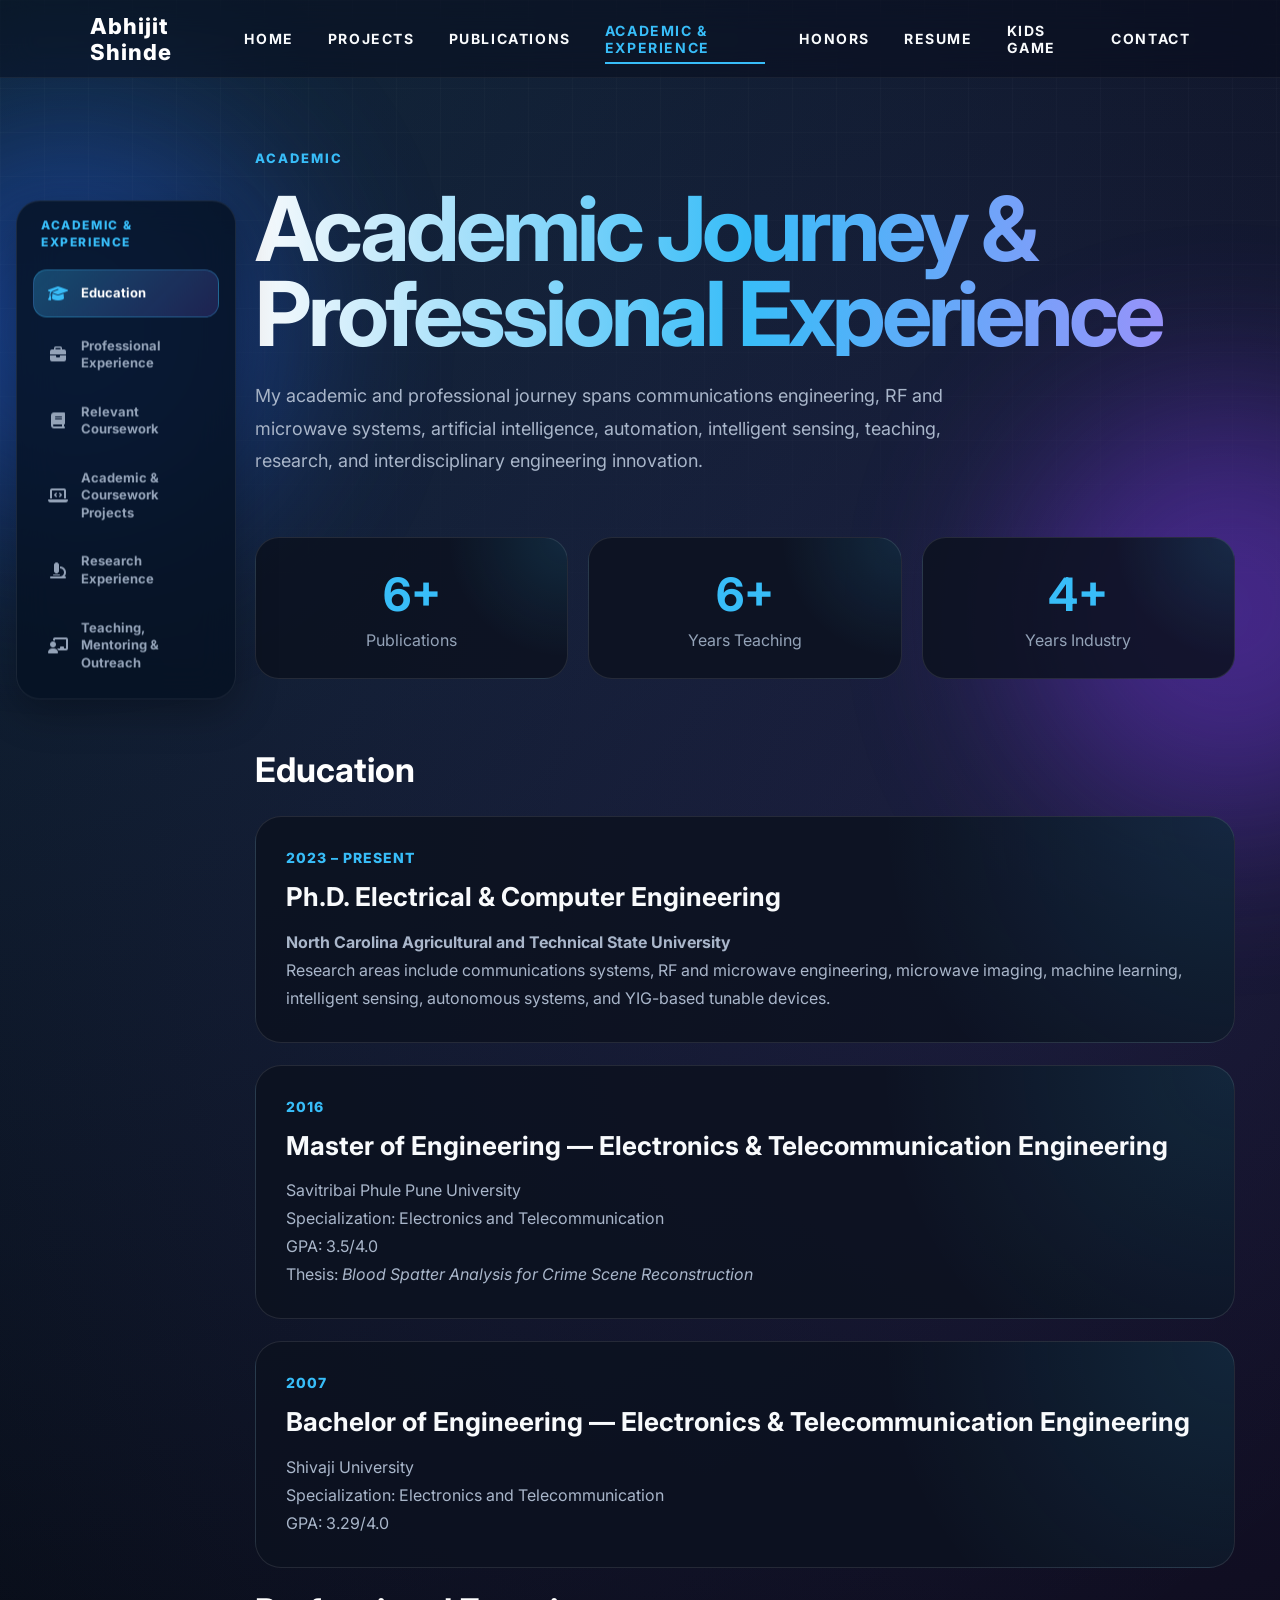
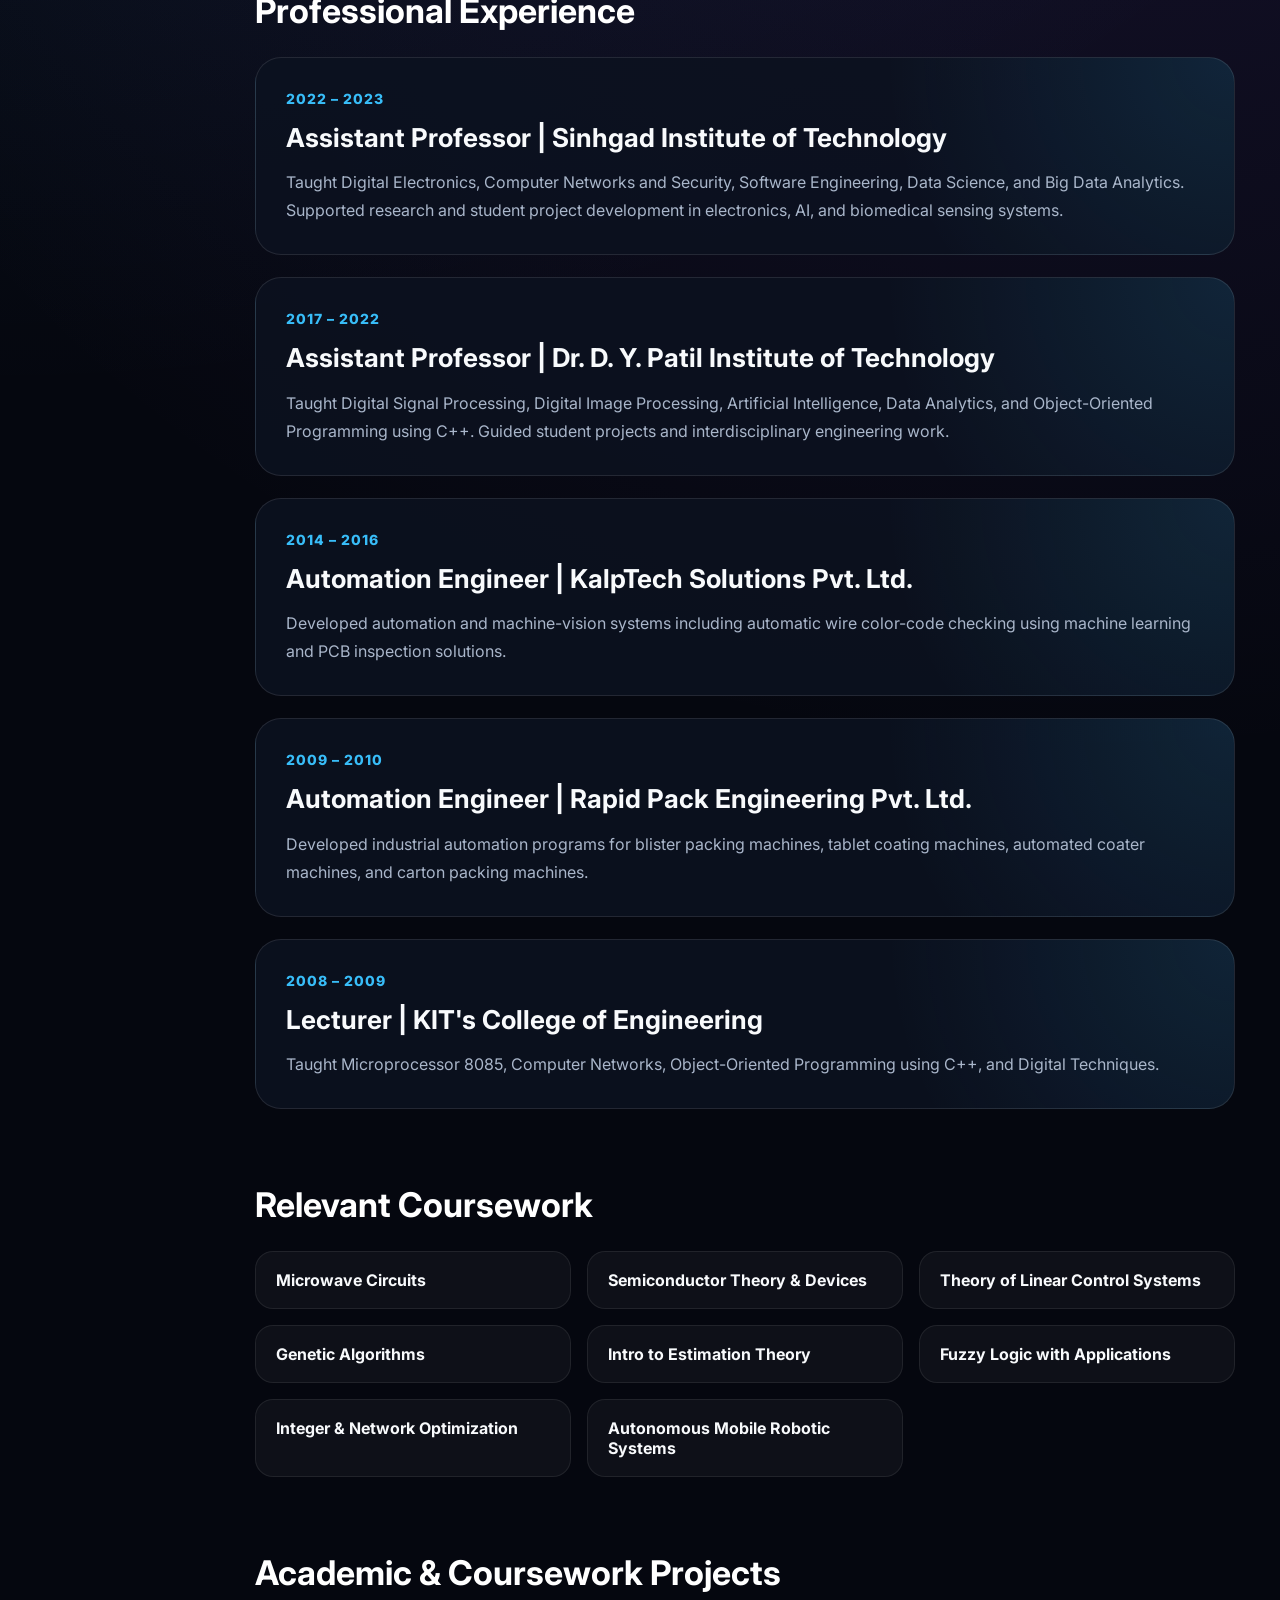
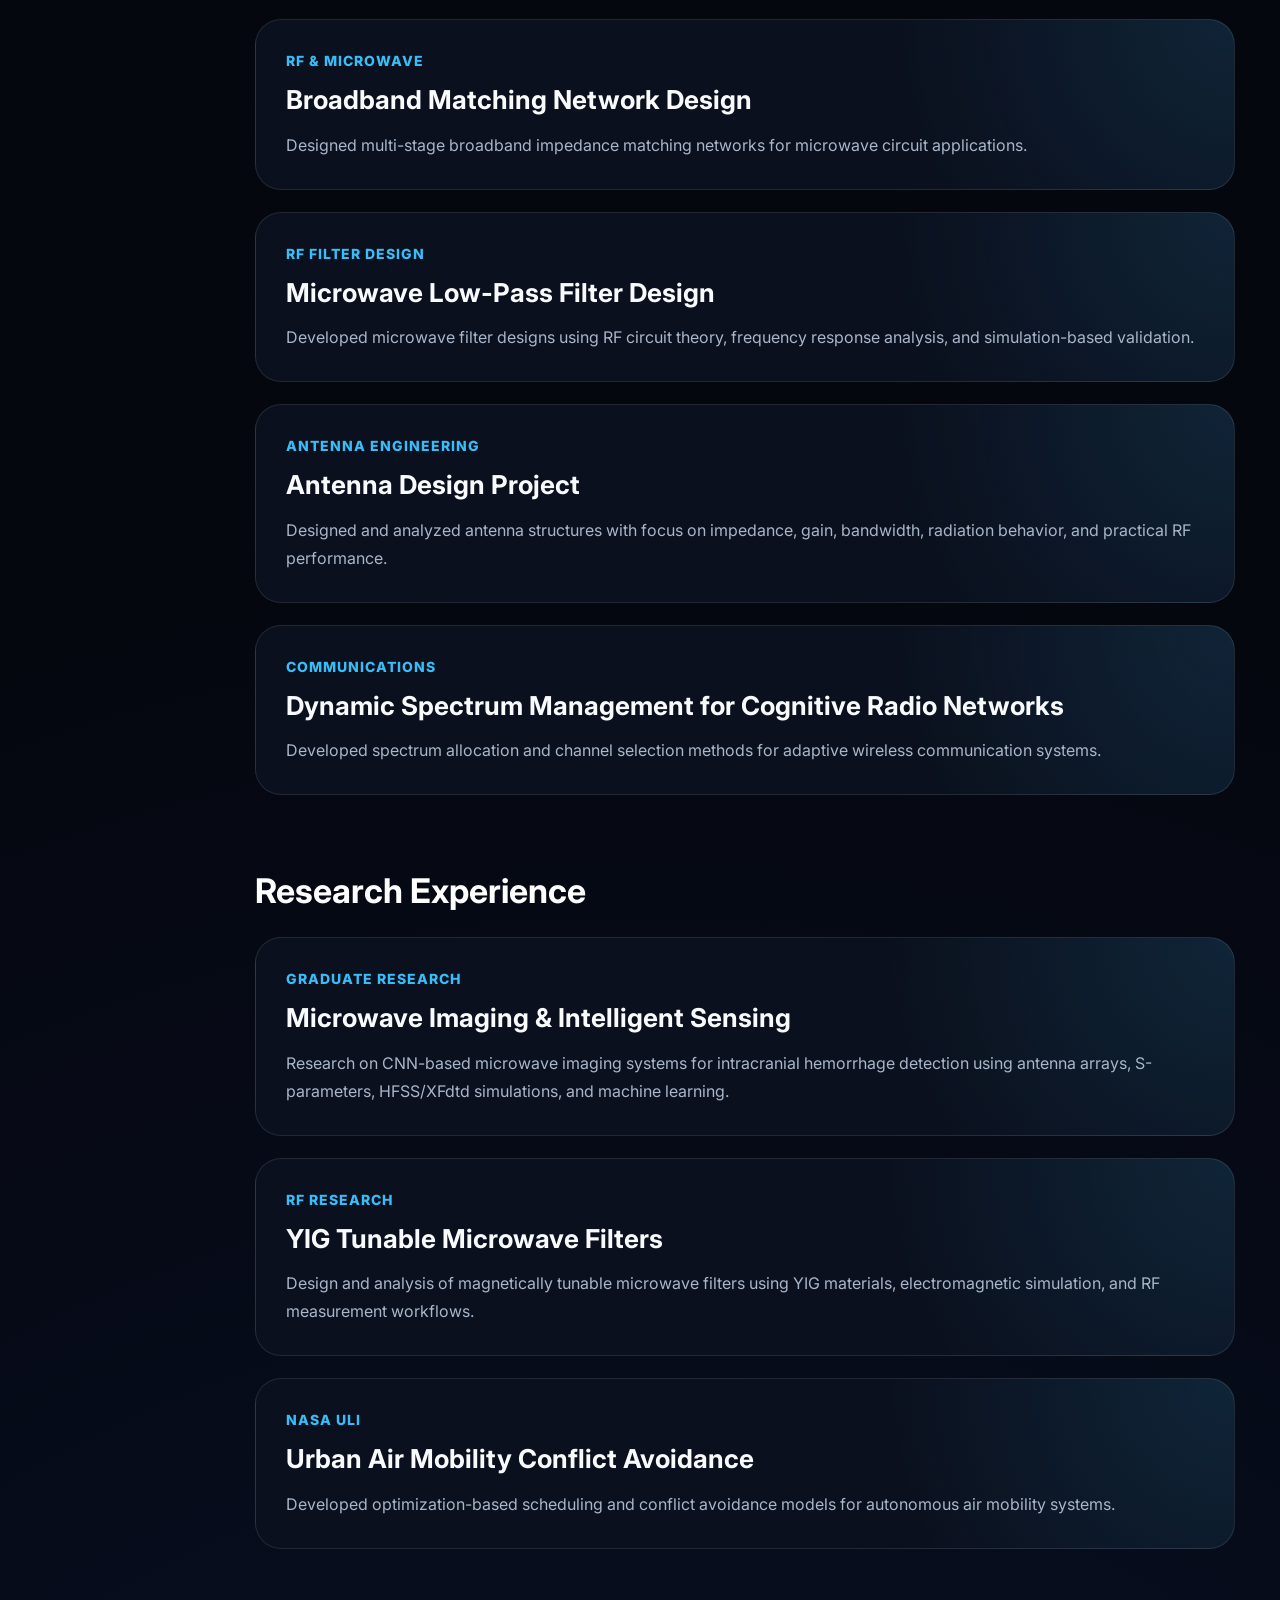
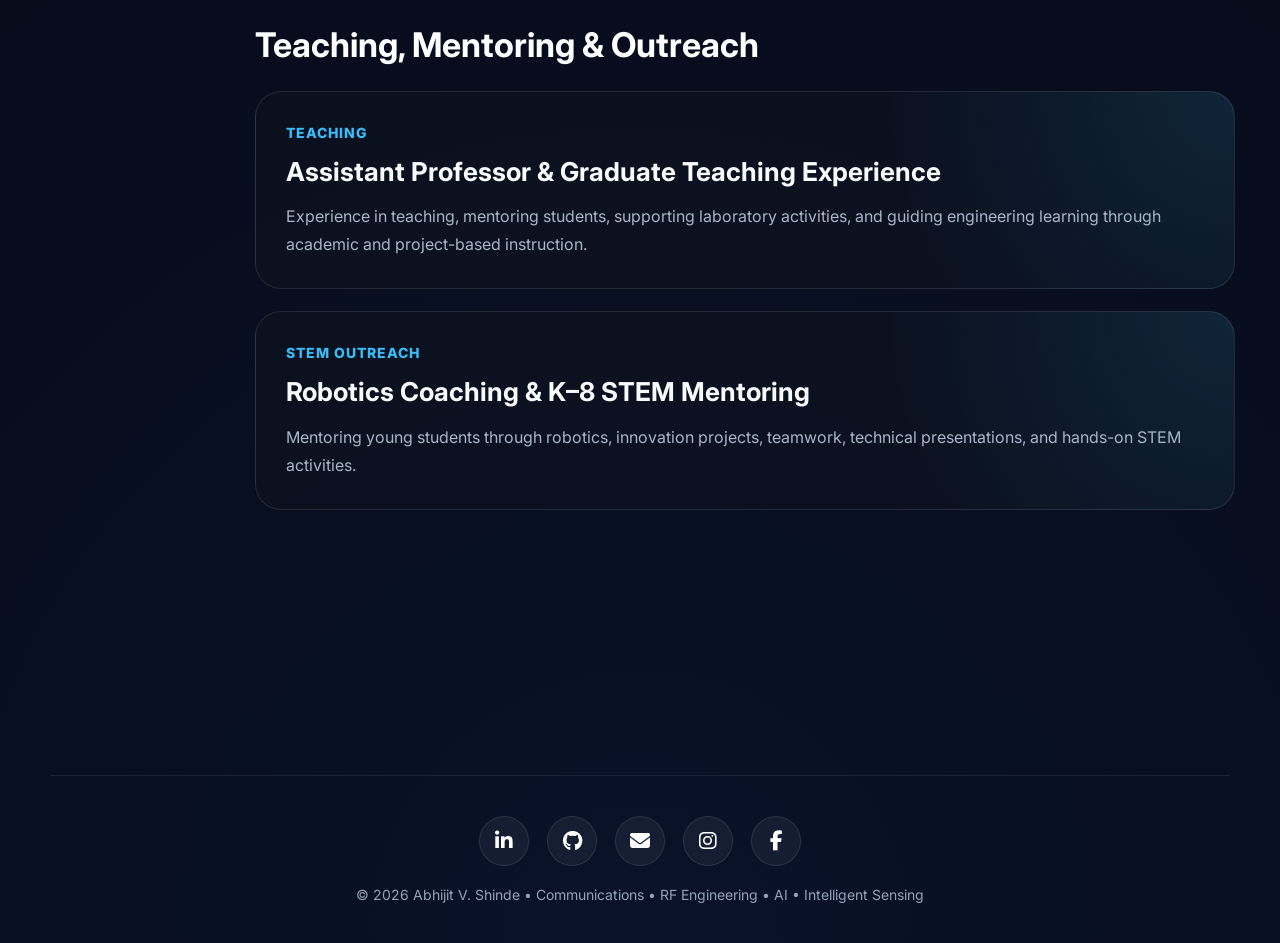
<file: academic.html>
<!DOCTYPE html>
<html lang="en">
<head>
  <meta charset="UTF-8" />
  <meta name="viewport" content="width=device-width, initial-scale=1.0" />

  <title>Academic | Abhijit V. Shinde</title>
  <meta name="description"
content="Academic and professional experience of Abhijit V. Shinde in communications, RF engineering, AI, teaching, and research.">
  <link rel="canonical" href="https://www.abhijitvshinde.com/academic.html" />
  <meta name="robots" content="index, follow">

  <link rel="stylesheet" href="style.css" />
  <link rel="stylesheet" href="https://cdnjs.cloudflare.com/ajax/libs/font-awesome/6.5.1/css/all.min.css">
  <script>document.documentElement.classList.add('js');</script>
  <meta name="theme-color" content="#05070f">
  <link rel="preconnect" href="https://fonts.googleapis.com">
  <link rel="preconnect" href="https://fonts.gstatic.com" crossorigin>
  <link rel="stylesheet" href="https://fonts.googleapis.com/css2?family=Inter:wght@400;500;600;700;800&display=swap">
  <link rel="icon" href="/favicon.svg" type="image/svg+xml">
</head>

<body class="academic-body">

  <div class="noise"></div>
  <div class="glow glow-one"></div>
  <div class="glow glow-two"></div>

          <nav class="navbar">
            <a href="index.html" class="brand">Abhijit Shinde</a>
        
            <div class="nav-links" id="navLinks">
              <a href="index.html">HOME</a>
              <a href="projects.html">PROJECTS</a>
              <a href="publications.html">PUBLICATIONS</a>
              <a
                href="academic.html"
                class="active"
                aria-current="page"
                >
                ACADEMIC &amp; EXPERIENCE
              </a>
              <a href="honors.html"> HONORS </a>
              <a href="resume.html">RESUME</a>
              <a href="game.html">KIDS GAME</a>
              <a href="index.html#contact">CONTACT</a>
            </div>
        
            <button class="menu-btn" onclick="toggleMenu()">☰</button>
          </nav>
          <nav
          class="page-side-nav"
          aria-label="Academic and professional experience page sections"
        >
        
          <p class="page-side-nav-title">
            Academic &amp; Experience
          </p>
        
          <a
            href="#education"
            class="active"
            aria-current="location"
          >
            <i class="fas fa-graduation-cap" aria-hidden="true"></i>
            <span>Education</span>
          </a>
        
          <a href="#professional-experience">
            <i class="fas fa-briefcase" aria-hidden="true"></i>
            <span>Professional Experience</span>
          </a>
        
          <a href="#relevant-coursework">
            <i class="fas fa-book" aria-hidden="true"></i>
            <span>Relevant Coursework</span>
          </a>
        
          <a href="#academic-coursework-projects">
            <i class="fas fa-laptop-code" aria-hidden="true"></i>
            <span>Academic &amp; Coursework Projects</span>
          </a>
        
          <a href="#research-experience">
            <i class="fas fa-microscope" aria-hidden="true"></i>
            <span>Research Experience</span>
          </a>
        
          <a href="#teaching-mentoring-outreach">
            <i class="fas fa-chalkboard-teacher" aria-hidden="true"></i>
            <span>Teaching, Mentoring &amp; Outreach</span>
          </a>
        
        </nav>

  <main class="section academic-page content-with-side-nav">

    <p class="section-label">Academic</p>

      <h1 class="page-title">
            Academic Journey & Professional Experience
      </h1>

      <p class="page-intro">
              My academic and professional journey spans communications engineering,
              RF and microwave systems, artificial intelligence, automation,
              intelligent sensing, teaching, research, and interdisciplinary engineering innovation.
      </p>

        <div class="stats-grid">
    
          <div class="stat-card">
            <h3>6+</h3>
            <p>Publications</p>
          </div>
    
          <div class="stat-card">
            <h3>6+</h3>
            <p>Years Teaching</p>
          </div>
    
      <div class="stat-card">
        <h3>4+</h3>
        <p>Years Industry</p>
      </div>
    
    </div>

      <section
        class="academic-section"
        id="education"
      >

      <h2>Education</h2>
      
        <div class="academic-card">
          <span>2023 – Present</span>
          <h3>Ph.D. Electrical & Computer Engineering</h3>
          <p>
            <strong>North Carolina Agricultural and Technical State University</strong><br>
            Research areas include communications systems, RF and microwave engineering,
            microwave imaging, machine learning, intelligent sensing, autonomous systems,
            and YIG-based tunable devices.
          </p>
        </div>
  
        <div class="academic-card">
          <span>2016</span>
          <h3>Master of Engineering — Electronics & Telecommunication Engineering</h3>
          <p class="institution">Savitribai Phule Pune University</p>
          <p>
            Specialization: Electronics and Telecommunication <br>
            GPA: 3.5/4.0<br>
            Thesis: <em>Blood Spatter Analysis for Crime Scene Reconstruction</em>
          </p>
        </div>
  
        <div class="academic-card">
          <span>2007</span>
          <h3>Bachelor of Engineering — Electronics & Telecommunication Engineering</h3>
          <p class="institution">Shivaji University</p>
          <p>
            Specialization: Electronics and Telecommunication <br>
            GPA: 3.29/4.0
          </p>
    </div>
  
   <section
    class="academic-section"
    id="professional-experience"
    >

    <h2>Professional Experience</h2>

  <div class="academic-card">
    <span>2022 – 2023</span>
    <h3>Assistant Professor | Sinhgad Institute of Technology</h3>
    <p>
      Taught Digital Electronics, Computer Networks and Security, Software Engineering,
      Data Science, and Big Data Analytics. Supported research and student project development
      in electronics, AI, and biomedical sensing systems.
    </p>
  </div>

  <div class="academic-card">
    <span>2017 – 2022</span>
    <h3>Assistant Professor | Dr. D. Y. Patil Institute of Technology</h3>
    <p>
      Taught Digital Signal Processing, Digital Image Processing, Artificial Intelligence,
      Data Analytics, and Object-Oriented Programming using C++. Guided student projects
      and interdisciplinary engineering work.
    </p>
  </div>

  <div class="academic-card">
    <span>2014 – 2016</span>
    <h3>Automation Engineer | KalpTech Solutions Pvt. Ltd.</h3>
    <p>
      Developed automation and machine-vision systems including automatic wire color-code
      checking using machine learning and PCB inspection solutions.
    </p>
  </div>

  <div class="academic-card">
    <span>2009 – 2010</span>
    <h3>Automation Engineer | Rapid Pack Engineering Pvt. Ltd.</h3>
    <p>
      Developed industrial automation programs for blister packing machines,
      tablet coating machines, automated coater machines, and carton packing machines.
    </p>
  </div>

  <div class="academic-card">
    <span>2008 – 2009</span>
    <h3>Lecturer | KIT's College of Engineering</h3>
    <p>
      Taught Microprocessor 8085, Computer Networks, Object-Oriented Programming using C++,
      and Digital Techniques.
    </p>
  </div>

</section>

    <section
      class="academic-section"
      id="relevant-coursework"
    >
    <h2>Relevant Coursework</h2>

      <div class="course-grid">
        <div class="course-card">Microwave Circuits</div>
        <div class="course-card">Semiconductor Theory & Devices</div>
        <div class="course-card">Theory of Linear Control Systems</div>
        <div class="course-card">Genetic Algorithms</div>
        <div class="course-card">Intro to Estimation Theory</div>
        <div class="course-card">Fuzzy Logic with Applications</div>
        <div class="course-card">Integer & Network Optimization</div>
        <div class="course-card">Autonomous Mobile Robotic Systems</div>
      </div>
    </section>

    <section
      class="academic-section"
      id="academic-coursework-projects"
    >
    <h2>Academic &amp; Coursework Projects</h2>

      <div class="academic-card">
        <span>RF & Microwave</span>
        <h3>Broadband Matching Network Design</h3>
        <p>
          Designed multi-stage broadband impedance matching networks for microwave circuit applications.
        </p>
      </div>

      <div class="academic-card">
        <span>RF Filter Design</span>
        <h3>Microwave Low-Pass Filter Design</h3>
        <p>
          Developed microwave filter designs using RF circuit theory, frequency response analysis,
          and simulation-based validation.
        </p>
      </div>

      <div class="academic-card">
        <span>Antenna Engineering</span>
        <h3>Antenna Design Project</h3>
        <p>
          Designed and analyzed antenna structures with focus on impedance, gain,
          bandwidth, radiation behavior, and practical RF performance.
        </p>
      </div>

      <div class="academic-card">
        <span>Communications</span>
        <h3>Dynamic Spectrum Management for Cognitive Radio Networks</h3>
        <p>
          Developed spectrum allocation and channel selection methods for adaptive wireless communication systems.
        </p>
      </div>
    </section>

    <section
      class="academic-section"
      id="research-experience"
    >
    <h2>Research Experience</h2>

      <div class="academic-card">
        <span>Graduate Research</span>
        <h3>Microwave Imaging & Intelligent Sensing</h3>
        <p>
          Research on CNN-based microwave imaging systems for intracranial hemorrhage detection
          using antenna arrays, S-parameters, HFSS/XFdtd simulations, and machine learning.
        </p>
      </div>

      <div class="academic-card">
        <span>RF Research</span>
        <h3>YIG Tunable Microwave Filters</h3>
        <p>
          Design and analysis of magnetically tunable microwave filters using YIG materials,
          electromagnetic simulation, and RF measurement workflows.
        </p>
      </div>

      <div class="academic-card">
        <span>NASA ULI</span>
        <h3>Urban Air Mobility Conflict Avoidance</h3>
        <p>
          Developed optimization-based scheduling and conflict avoidance models for autonomous air mobility systems.
        </p>
      </div>
    </section>

    <section
      class="academic-section"
      id="teaching-mentoring-outreach"
    >
    <h2>Teaching, Mentoring &amp; Outreach</h2>

      <div class="academic-card">
        <span>Teaching</span>
        <h3>Assistant Professor & Graduate Teaching Experience</h3>
        <p>
          Experience in teaching, mentoring students, supporting laboratory activities,
          and guiding engineering learning through academic and project-based instruction.
        </p>
      </div>

      <div class="academic-card">
        <span>STEM Outreach</span>
        <h3>Robotics Coaching & K–8 STEM Mentoring</h3>
        <p>
          Mentoring young students through robotics, innovation projects, teamwork,
          technical presentations, and hands-on STEM activities.
        </p>
      </div>
    </section>

  </main>

  <footer class="site-footer">
    <div class="footer-social">
      <a href="https://www.linkedin.com/in/abhijitvshinde/"   aria-label="LinkedIn">
        <i class="fab fa-linkedin-in"></i>
      </a>
      <a href="https://github.com/abhijitvshinde"   aria-label="GitHub">
        <i class="fab fa-github"></i>
      </a>
      <a href="mailto:abhijitvshinde@gmail.com"  aria-label="Email">
        <i class="fas fa-envelope"></i>
      </a>
      <a href="https://www.instagram.com/real_abhijitshinde/"   aria-label="Instagram">
        <i class="fab fa-instagram"></i>
      </a>
      <a href="https://www.facebook.com/abhijitvshinde"   aria-label="Facebook">
        <i class="fab fa-facebook-f"></i>
      </a>
    </div>

    <p>© 2026 Abhijit V. Shinde • Communications • RF Engineering • AI • Intelligent Sensing</p>
  </footer>

  <script src="script.js"></script>

</body>
</html>
</file>
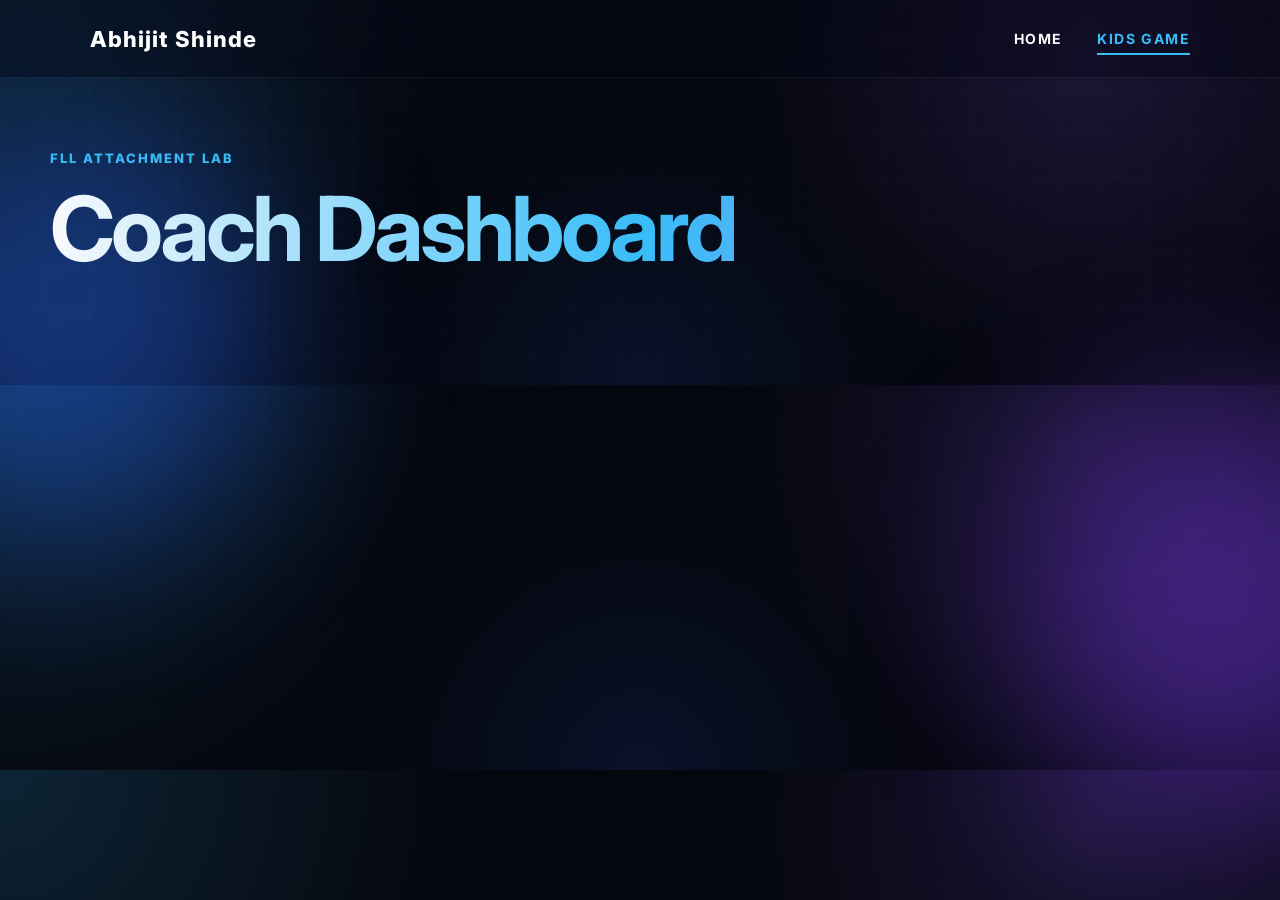
<file: fll-coach.html>
<!DOCTYPE html>
<html lang="en">
<head>
  <meta charset="UTF-8" />
  <meta name="viewport" content="width=device-width, initial-scale=1.0" />

  <title>Coach Dashboard | FLL Attachment Lab</title>
  <meta name="description" content="Coach dashboard for the FLL Attachment Lab: create student logins and review team progress.">
  <meta name="robots" content="noindex, nofollow">
  <link rel="stylesheet" href="style.css" />
  <link rel="stylesheet" href="fll.css" />
  <script type="importmap">
    {
      "imports": {
        "three": "https://cdn.jsdelivr.net/npm/three@0.160.0/build/three.module.js",
        "three/addons/": "https://cdn.jsdelivr.net/npm/three@0.160.0/examples/jsm/"
      }
    }
  </script>
  <link rel="stylesheet" href="https://cdnjs.cloudflare.com/ajax/libs/font-awesome/6.5.1/css/all.min.css">
  <script>document.documentElement.classList.add('js');</script>
  <meta name="theme-color" content="#05070f">
  <link rel="preconnect" href="https://fonts.googleapis.com">
  <link rel="preconnect" href="https://fonts.gstatic.com" crossorigin>
  <link rel="stylesheet" href="https://fonts.googleapis.com/css2?family=Inter:wght@400;500;600;700;800&display=swap">
  <link rel="icon" href="/favicon.svg" type="image/svg+xml">
  <style>
    .coach-page{ padding-top:150px; }
    .coach-grid{ display:grid; grid-template-columns:minmax(0, 380px) minmax(0, 1fr); gap:22px; align-items:start; }
    .coach-form{ display:grid; gap:8px; }
    .coach-form label{ font-weight:700; font-size:14px; margin-top:6px; }
    .coach-inline{ display:flex; gap:8px; flex-wrap:wrap; }
    .coach-textarea{ width:100%; padding:13px 15px; border-radius:14px; border:1px solid rgba(255,255,255,0.14); background:rgba(2,6,23,0.6); color:var(--text); font:inherit; font-size:15px; resize:vertical; }
    .coach-textarea:focus{ outline:none; border-color:var(--fll-green); box-shadow:0 0 0 3px rgba(163,230,53,0.18); }
    .coach-inline input{ flex:1; }
    .coach-inline .fll-tool-btn{ white-space:nowrap; }
    .coach-card-out{ margin-top:16px; padding:18px; border-radius:18px; border:2px dashed rgba(163,230,53,0.5); background:rgba(163,230,53,0.06); }
    .coach-card-out dl{ display:grid; grid-template-columns:auto 1fr; gap:6px 14px; margin:10px 0 14px; }
    .coach-card-out dt{ color:var(--muted); font-weight:700; }
    .coach-card-out dd{ font-family:ui-monospace, Consolas, monospace; font-size:16px; word-break:break-all; }
    .coach-table-wrap{ overflow-x:auto; }
    .coach-table{ width:100%; border-collapse:collapse; font-size:14px; }
    .coach-table th, .coach-table td{ padding:10px 8px; border-bottom:1px solid var(--line); text-align:left; vertical-align:middle; }
    .coach-table th{ color:var(--muted); font-size:12px; text-transform:uppercase; letter-spacing:0.5px; }
    .coach-table td .fll-tool-btn{ margin:2px; }
    .coach-matrix td.cell{ text-align:center; padding:6px 2px; }
    .coach-matrix .sq{ display:inline-block; width:22px; height:22px; border-radius:6px; background:rgba(255,255,255,0.06); }
    .sq.st-explore{ background:rgba(56,189,248,0.55); }
    .sq.st-design{ background:rgba(167,139,250,0.6); }
    .sq.st-test{ background:rgba(245,158,11,0.65); }
    .sq.st-ready{ background:#a3e635; }
    .coach-legend{ display:flex; flex-wrap:wrap; gap:14px; margin:10px 0; font-size:13px; color:var(--muted); }
    .coach-legend span{ display:inline-flex; align-items:center; gap:6px; }
    .coach-legend .sq{ width:14px; height:14px; }
    .coach-toolbar{ display:flex; flex-wrap:wrap; gap:10px; align-items:center; justify-content:space-between; margin-bottom:12px; }
    .coach-toolbar select{ width:auto !important; min-width:180px; }
    .coach-mission{ padding:16px; border-radius:16px; border:1px solid var(--line); background:rgba(255,255,255,0.02); margin-bottom:12px; }
    .coach-mission h4{ display:flex; gap:10px; align-items:center; flex-wrap:wrap; margin-bottom:8px; }
    .coach-mission dl{ display:grid; grid-template-columns:150px 1fr; gap:6px 14px; font-size:14px; line-height:1.5; }
    .coach-mission dt{ color:var(--muted); font-weight:700; }
    .coach-mission dd{ white-space:pre-wrap; word-break:break-word; }
    .coach-viewer{ margin-top:12px; }
    .coach-spoiler{ border-color:rgba(245,158,11,0.4); }
    #printCard{ display:none; }
    @media print{
      body > *:not(#printCard){ display:none !important; }
      #printCard{ display:block !important; color:#000; font-family:Arial, sans-serif; padding:20px; }
      #printCard{ display:grid !important; grid-template-columns:1fr 1fr; gap:14px; }
      #printCard .pc{ border:2px dashed #000; border-radius:12px; padding:14px 18px; break-inside:avoid; }
      #printCard h2{ font-size:20px; margin-bottom:8px; }
      #printCard p{ font-size:15px; margin:6px 0; }
      #printCard code{ font-size:17px; font-weight:bold; word-break:break-all; }
    }
    @media(max-width:900px){
      .coach-grid{ grid-template-columns:1fr; }
      .coach-mission dl{ grid-template-columns:1fr; }
    }
  </style>
</head>

<body>
  <div class="noise"></div>
  <div class="glow glow-one"></div>
  <div class="glow glow-two"></div>

  <nav class="navbar">
    <a href="index.html" class="brand">Abhijit Shinde</a>
    <div class="nav-links" id="navLinks">
      <a href="index.html">HOME</a>
      <a href="game.html#fll" class="active">KIDS GAME</a>
    </div>
    <button class="menu-btn" onclick="toggleMenu()">☰</button>
  </nav>

  <main class="section coach-page">
    <p class="section-label">FLL Attachment Lab</p>
    <h1 class="page-title">Coach Dashboard</h1>
    <div id="coachApp">
      <noscript><p class="fll-card">This dashboard needs JavaScript turned on.</p></noscript>
    </div>
  </main>

  <div id="printCard"></div>

  <script src="script.js"></script>
  <script src="fll-missions.js"></script>
  <script src="fll-coach.js"></script>
</body>
</html>
</file>
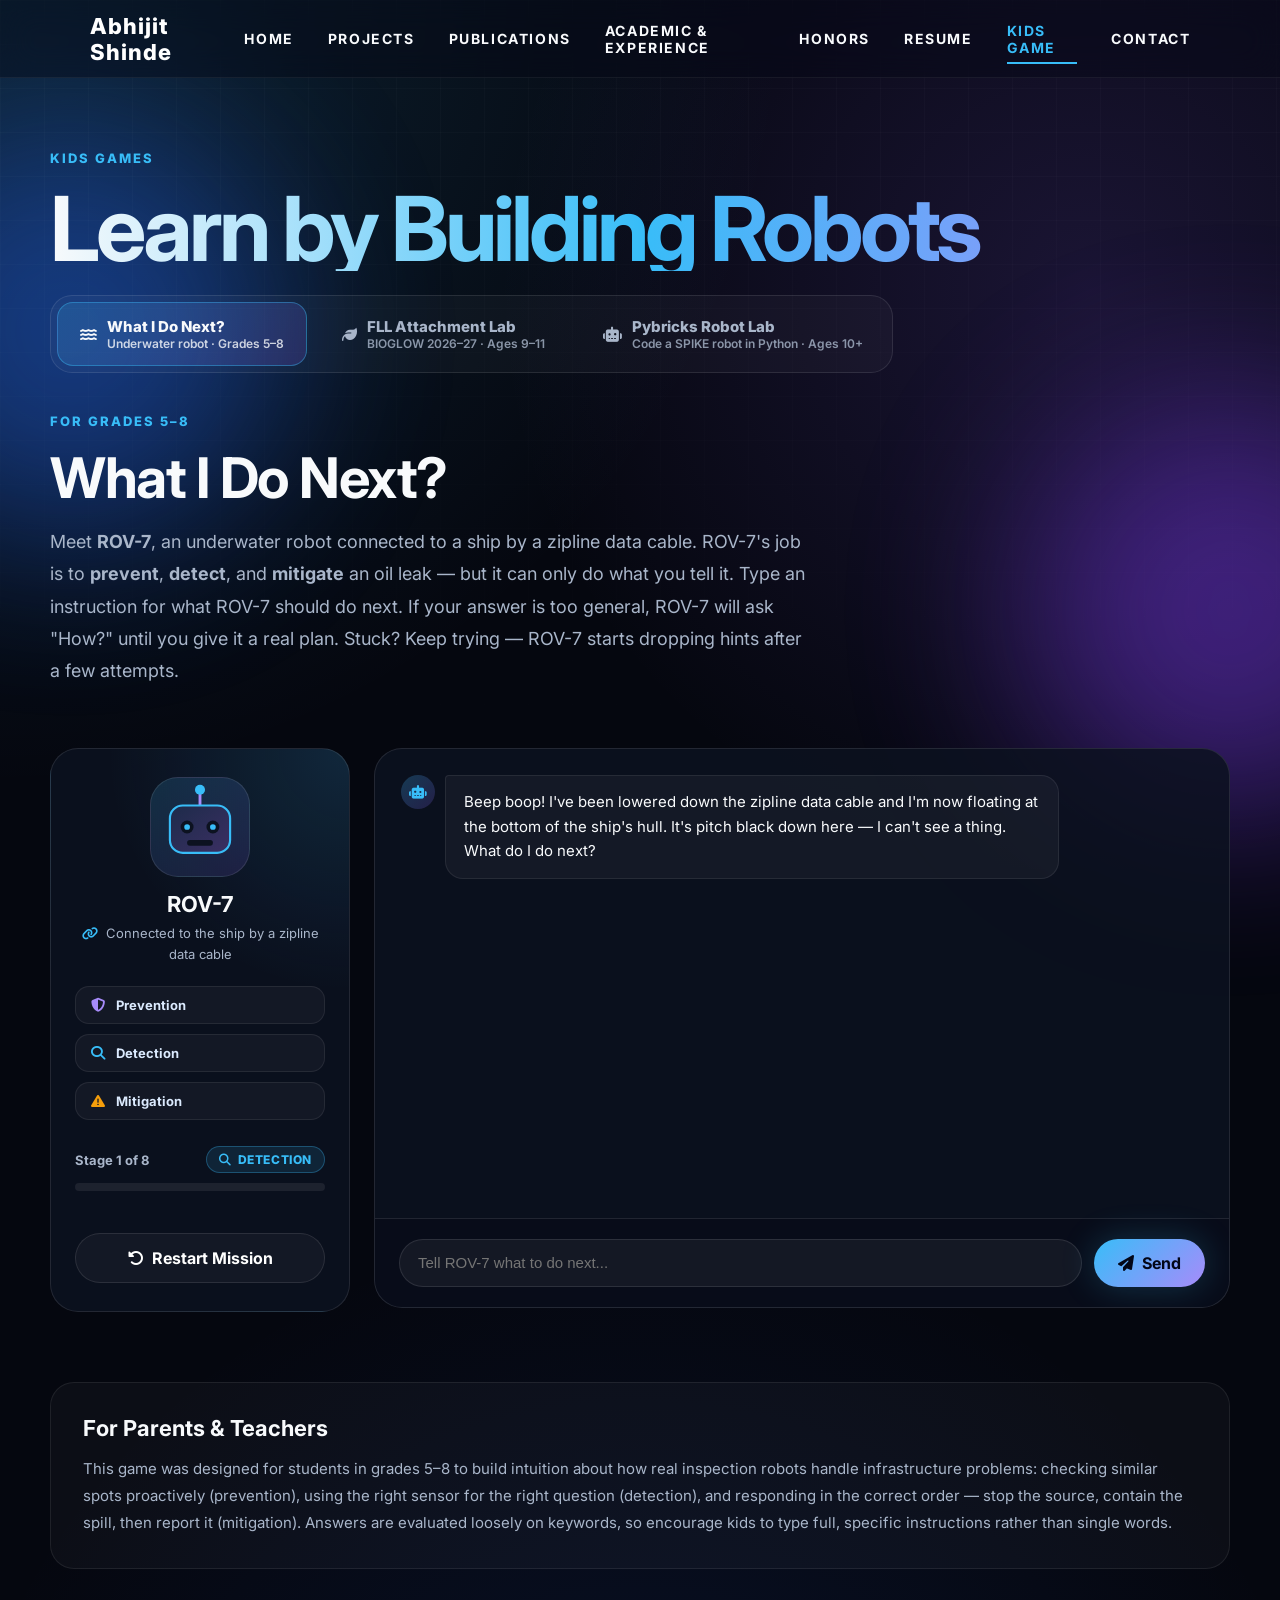
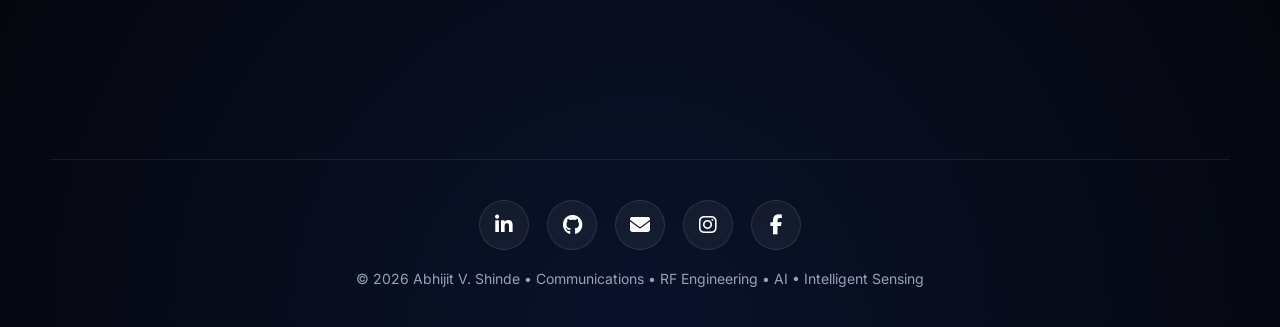
<file: game.html>
<!DOCTYPE html>
<html lang="en">
<head>
  <meta charset="UTF-8" />
  <meta name="viewport" content="width=device-width, initial-scale=1.0" />

  <title>Kids Games: What I Do Next?, FLL Attachment Lab &amp; Pybricks Robot Lab | Abhijit V. Shinde</title>
  <meta name="description"
    content="Free kids' STEM games: What I Do Next?, where kids guide an underwater robot through an oil leak; the FLL Attachment Lab, where FIRST LEGO League teams design SPIKE Prime attachments for the BIOGLOW missions; and the Pybricks Robot Lab, where kids code a virtual SPIKE robot in Python.">
  <link rel="canonical" href="https://www.abhijitvshinde.com/game.html" />
  <meta name="robots" content="index, follow">
  <link rel="stylesheet" href="style.css" />
  <link rel="stylesheet" href="fll.css" />
  <link rel="stylesheet" href="https://cdnjs.cloudflare.com/ajax/libs/font-awesome/6.5.1/css/all.min.css">
  <script>document.documentElement.classList.add('js');</script>
  <meta name="theme-color" content="#05070f">
  <link rel="preconnect" href="https://fonts.googleapis.com">
  <link rel="preconnect" href="https://fonts.gstatic.com" crossorigin>
  <link rel="stylesheet" href="https://fonts.googleapis.com/css2?family=Inter:wght@400;500;600;700;800&display=swap">
  <link rel="icon" href="/favicon.svg" type="image/svg+xml">
</head>

<body>
  <div class="noise"></div>
  <div class="glow glow-one"></div>
  <div class="glow glow-two"></div>

  <nav class="navbar">
    <a href="index.html" class="brand">Abhijit Shinde</a>

    <div class="nav-links" id="navLinks">
      <a href="index.html">HOME</a>
      <a href="projects.html">PROJECTS</a>
      <a href="publications.html">PUBLICATIONS</a>
      <a href="academic.html">ACADEMIC &amp; EXPERIENCE</a>
      <a href="honors.html"> HONORS </a>
      <a href="resume.html">RESUME</a>
      <a href="game.html" class="active">KIDS GAME</a>
      <a href="index.html#contact">CONTACT</a>
    </div>

    <button class="menu-btn" onclick="toggleMenu()">☰</button>
  </nav>

  <main class="section game-page">

    <p class="section-label">Kids Games</p>
    <h1 class="page-title">Learn by Building Robots</h1>

    <div class="games-tabs" role="tablist" aria-label="Choose a game">
      <button class="games-tab" type="button" role="tab" id="tab-rov" data-tab="rov" aria-controls="panel-rov" aria-selected="true">
        <i class="fa-solid fa-water" aria-hidden="true"></i>
        <span>What I Do Next?<small>Underwater robot · Grades 5–8</small></span>
      </button>
      <button class="games-tab" type="button" role="tab" id="tab-fll" data-tab="fll" aria-controls="panel-fll" aria-selected="false" tabindex="-1">
        <i class="fa-solid fa-leaf" aria-hidden="true"></i>
        <span>FLL Attachment Lab<small>BIOGLOW 2026–27 · Ages 9–11</small></span>
      </button>
      <button class="games-tab" type="button" role="tab" id="tab-pybricks" data-tab="pybricks" aria-controls="panel-pybricks" aria-selected="false" tabindex="-1">
        <i class="fa-solid fa-robot" aria-hidden="true"></i>
        <span>Pybricks Robot Lab<small>Code a SPIKE robot in Python · Ages 10+</small></span>
      </button>
    </div>

    <section id="panel-rov" class="games-panel" role="tabpanel" aria-labelledby="tab-rov">

    <p class="section-label">For Grades 5–8</p>
    <h2 class="game-title">What I Do Next?</h2>

    <p class="page-intro">
      Meet <strong>ROV-7</strong>, an underwater robot connected to a ship by a zipline data cable.
      ROV-7's job is to <strong>prevent</strong>, <strong>detect</strong>, and <strong>mitigate</strong>
      an oil leak — but it can only do what you tell it. Type an instruction for what ROV-7 should do next.
      If your answer is too general, ROV-7 will ask "How?" until you give it a real plan. Stuck? Keep trying —
      ROV-7 starts dropping hints after a few attempts.
    </p>

    <div class="game-shell">

      <aside class="game-info-panel">
        <div class="robot-avatar-shell">
          <svg viewBox="0 0 120 120" width="86" height="86" xmlns="http://www.w3.org/2000/svg">
            <defs>
              <linearGradient id="robotHead" x1="0" y1="0" x2="1" y2="1">
                <stop offset="0" stop-color="#1d2b4a"/>
                <stop offset="1" stop-color="#3b2f63"/>
              </linearGradient>
            </defs>
            <line x1="60" y1="30" x2="60" y2="12" stroke="#a78bfa" stroke-width="4" stroke-linecap="round"/>
            <circle cx="60" cy="8" r="7" fill="#38bdf8"/>
            <rect x="18" y="30" width="84" height="66" rx="18" fill="url(#robotHead)" stroke="#38bdf8" stroke-width="3"/>
            <circle cx="42" cy="60" r="9" fill="#0c1220"/>
            <circle cx="42" cy="60" r="4" fill="#38bdf8"/>
            <circle cx="78" cy="60" r="9" fill="#0c1220"/>
            <circle cx="78" cy="60" r="4" fill="#38bdf8"/>
            <rect x="42" y="78" width="36" height="8" rx="4" fill="#0c1220"/>
          </svg>
        </div>

        <h3>ROV-7</h3>
        <p class="robot-caption">
          <i class="fa-solid fa-link"></i> Connected to the ship by a zipline data cable
        </p>

        <div class="mission-goals">
          <div class="goal-item goal-prevention">
            <i class="fa-solid fa-shield-halved"></i>
            <span>Prevention</span>
          </div>
          <div class="goal-item goal-detection">
            <i class="fa-solid fa-magnifying-glass"></i>
            <span>Detection</span>
          </div>
          <div class="goal-item goal-mitigation">
            <i class="fa-solid fa-triangle-exclamation"></i>
            <span>Mitigation</span>
          </div>
        </div>

        <div class="progress-block">
          <div class="progress-row">
            <span id="progressText">Stage 1 of 8</span>
            <span id="phaseBadge" class="phase-badge phase-detection">
              <i class="fa-solid fa-magnifying-glass"></i> Detection
            </span>
          </div>
          <div class="progress-track">
            <div id="progressFill" class="progress-fill"></div>
          </div>
          <p id="attemptNote" class="attempt-note"></p>
        </div>

        <button id="restartBtn" class="btn ghost restart-btn" type="button">
          <i class="fa-solid fa-rotate-left"></i> Restart Mission
        </button>
      </aside>

      <section id="gamePanel" class="game-panel">
        <div id="chatLog" class="chat-window" aria-live="polite"></div>

        <form id="gameForm" class="chat-input-row">
          <input
            id="gameInput"
            type="text"
            autocomplete="off"
            placeholder="Tell ROV-7 what to do next..."
            aria-label="Your instruction for ROV-7"
          />
          <button type="submit" class="btn primary">
            <i class="fa-solid fa-paper-plane"></i> Send
          </button>
        </form>
      </section>

      <section id="victoryPanel" class="victory-panel hidden">
        <div class="badge-trophy">
          <i class="fa-solid fa-trophy"></i>
        </div>
        <h2>Mission Complete!</h2>
        <p class="victory-subtitle">
          You guided ROV-7 through a full <strong>Prevent → Detect → Mitigate</strong> cycle. Here's your mission log:
        </p>

        <div class="recap-grid">
          <div class="recap-group recap-detection">
            <h4><i class="fa-solid fa-magnifying-glass"></i> Detection</h4>
            <ul id="recapDetection"></ul>
          </div>
          <div class="recap-group recap-prevention">
            <h4><i class="fa-solid fa-shield-halved"></i> Prevention</h4>
            <ul id="recapPrevention"></ul>
          </div>
          <div class="recap-group recap-mitigation">
            <h4><i class="fa-solid fa-triangle-exclamation"></i> Mitigation</h4>
            <ul id="recapMitigation"></ul>
          </div>
          <div class="recap-group recap-wrapup">
            <h4><i class="fa-solid fa-flag-checkered"></i> Wrap-Up</h4>
            <ul id="recapWrapup"></ul>
          </div>
        </div>

        <button id="playAgainBtn" class="btn primary" type="button">
          <i class="fa-solid fa-rotate-right"></i> Play Again
        </button>
      </section>

    </div>

    <section class="game-notes">
      <h2>For Parents & Teachers</h2>
      <p>
        This game was designed for students in grades 5–8 to build intuition about how real inspection
        robots handle infrastructure problems: checking similar spots proactively (prevention), using
        the right sensor for the right question (detection), and responding in the correct order —
        stop the source, contain the spill, then report it (mitigation). Answers are evaluated loosely
        on keywords, so encourage kids to type full, specific instructions rather than single words.
      </p>
    </section>

    </section>

    <section id="panel-fll" class="games-panel" role="tabpanel" aria-labelledby="tab-fll" hidden>

      <p class="section-label">FIRST LEGO League Challenge · Ages 9–11</p>
      <h2 class="game-title fll-title">FLL Attachment Lab</h2>

      <p class="page-intro">
        Get your <strong>SPIKE Prime</strong> robot ready for the <strong>BIOGLOW</strong> robot game!
        Pick a mission, figure out what your robot has to do, choose the right kind of attachment,
        sketch your design, then build it with real LEGO and test it until it works every time.
      </p>

      <div id="fllApp">
        <noscript><p class="fll-card">The Attachment Lab needs JavaScript turned on.</p></noscript>
      </div>

      <section class="game-notes">
        <h2>For Parents &amp; Coaches</h2>
        <p>
          The Attachment Lab guides students through the engineering design process for each of the 15
          BIOGLOW missions. It asks questions and teaches attachment patterns (hooks, lifters, pushers,
          drop boxes) but never gives a finished solution, so the robot stays the kids' own work. Students
          log in with accounts their coach creates, and coaches can review every student's answers,
          sketches and test logs from the <a href="fll-coach.html">coach dashboard</a>. Mission summaries
          are written in our own words. The official FIRST&reg; LEGO&reg; League Robot Game Rulebook and
          Challenge Updates are always the final authority. This is an independent learning tool and is
          not affiliated with or endorsed by <em>FIRST</em> or the LEGO Group.
        </p>
      </section>

    </section>

    <section id="panel-pybricks" class="games-panel" role="tabpanel" aria-labelledby="tab-pybricks" hidden>

      <p class="section-label">Python coding · Ages 10+</p>
      <h2 class="game-title">Pybricks Robot Lab</h2>

      <p class="page-intro">
        Program a virtual <strong>SPIKE Prime</strong> robot with real <strong>Pybricks Python</strong> and watch it
        drive on a 3D table. The robot has two drive wheels and an arm that moves up and down. Steer around hurdles,
        reach targets at exact heights, and duck under low bridges and ledges. If your code is wrong, the robot
        really gets stuck!
      </p>

      <p>
        <a class="btn primary" href="pybricks/"><i class="fa-solid fa-play" aria-hidden="true"></i>&nbsp; Open the Robot Lab</a>
      </p>

      <section class="game-notes">
        <h2>For Parents &amp; Coaches</h2>
        <p>
          The Robot Lab runs Python in the browser with the same commands as Pybricks on a real hub
          (DriveBase, Motor, sensors, the hub display and speaker, and multitasking), so the code kids write here
          is the same kind they write for a SPIKE Prime running Pybricks. Each map has missions with hints that guide
          without giving the answer. It works best on a laptop or desktop, and the first load downloads Python
          (about 10 MB). Code is saved in the student's own browser. This is an independent learning tool and is not
          affiliated with or endorsed by Pybricks or the LEGO Group.
        </p>
      </section>

    </section>

  </main>

  <footer class="site-footer">
    <div class="footer-social">
      <a href="https://www.linkedin.com/in/abhijitvshinde/"   aria-label="LinkedIn">
        <i class="fab fa-linkedin-in"></i>
      </a>
      <a href="https://github.com/abhijitvshinde"  aria-label="GitHub">
        <i class="fab fa-github"></i>
      </a>
      <a href="mailto:abhijitvshinde@gmail.com"  aria-label="Email">
        <i class="fas fa-envelope"></i>
      </a>
      <a href="https://www.instagram.com/real_abhijitshinde/"  aria-label="Instagram">
        <i class="fab fa-instagram"></i>
      </a>
      <a href="https://www.facebook.com/abhijitvshinde"  aria-label="Facebook">
        <i class="fab fa-facebook-f"></i>
      </a>
    </div>

    <p>© 2026 Abhijit V. Shinde • Communications • RF Engineering • AI • Intelligent Sensing</p>
  </footer>

  <script src="script.js"></script>
  <script src="game.js"></script>
  <script src="fll-missions.js"></script>
  <script src="fll-lab.js"></script>
</body>
</html>
</file>
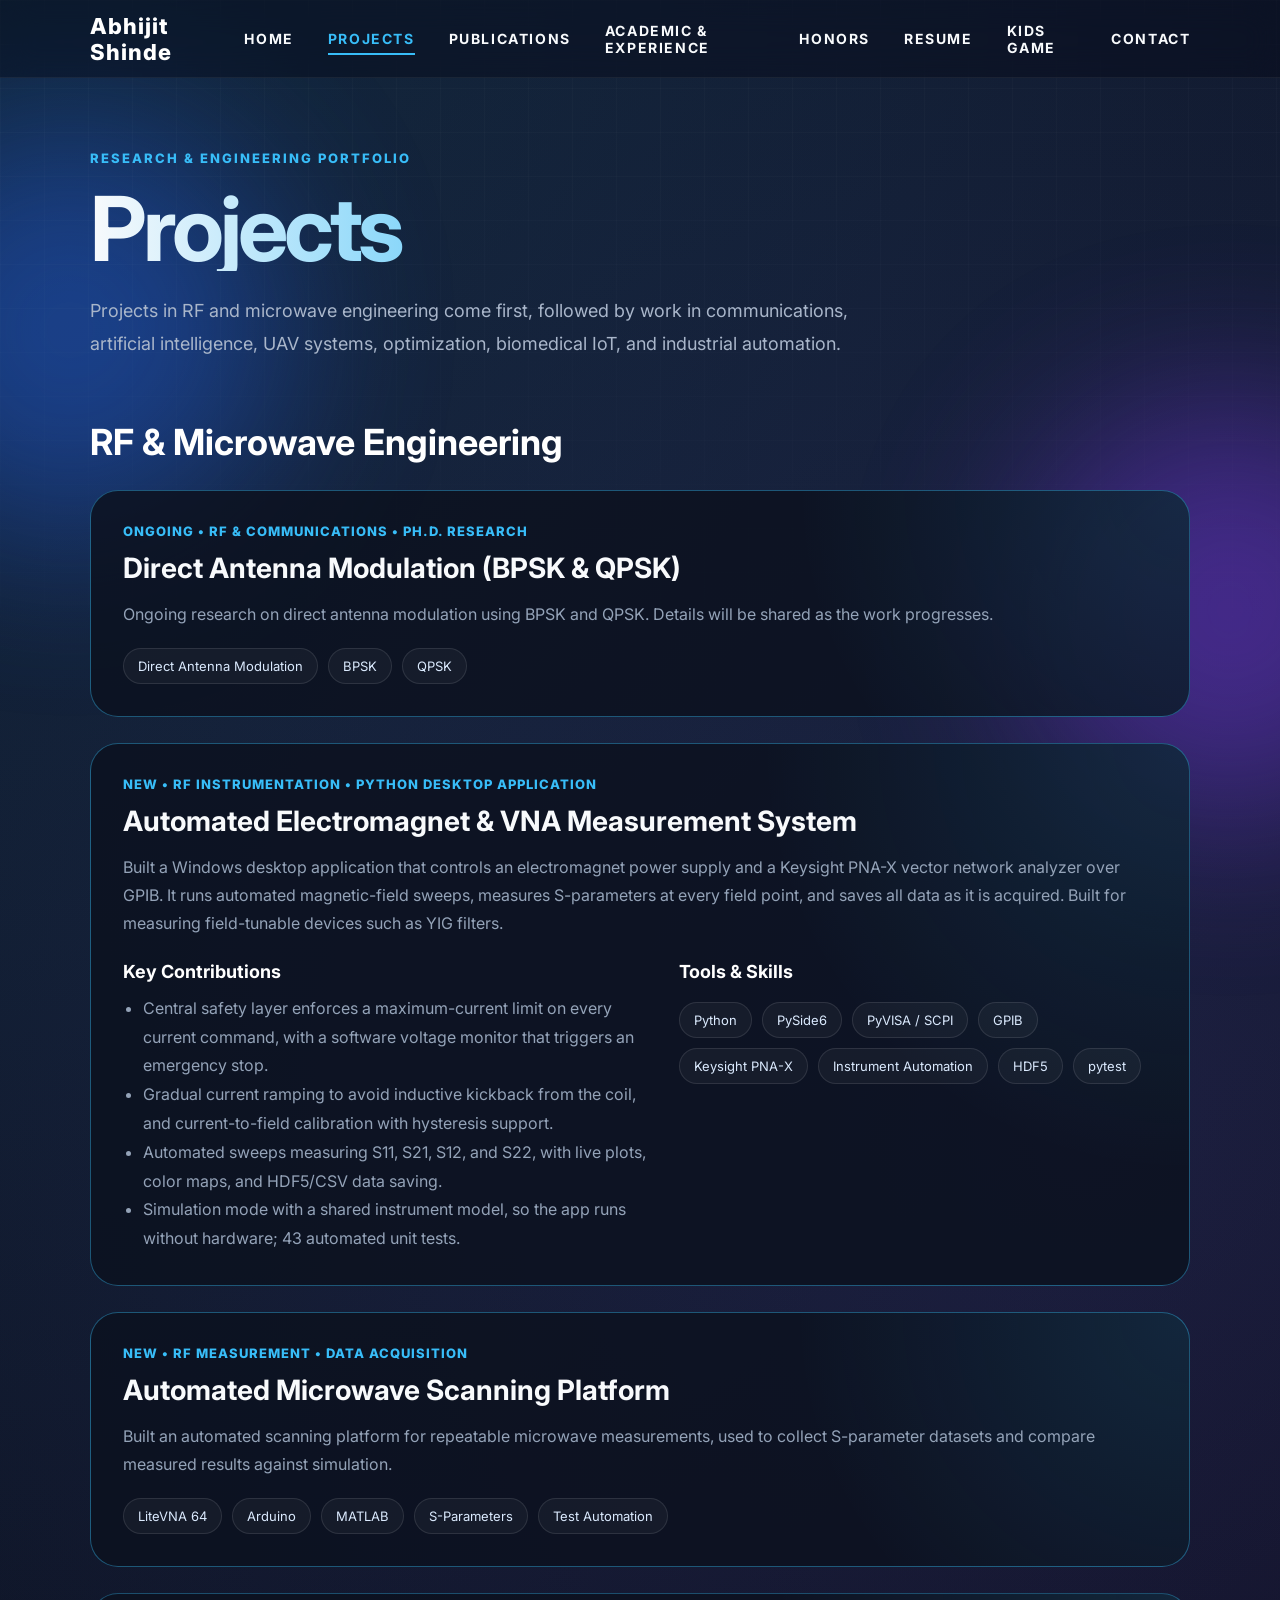
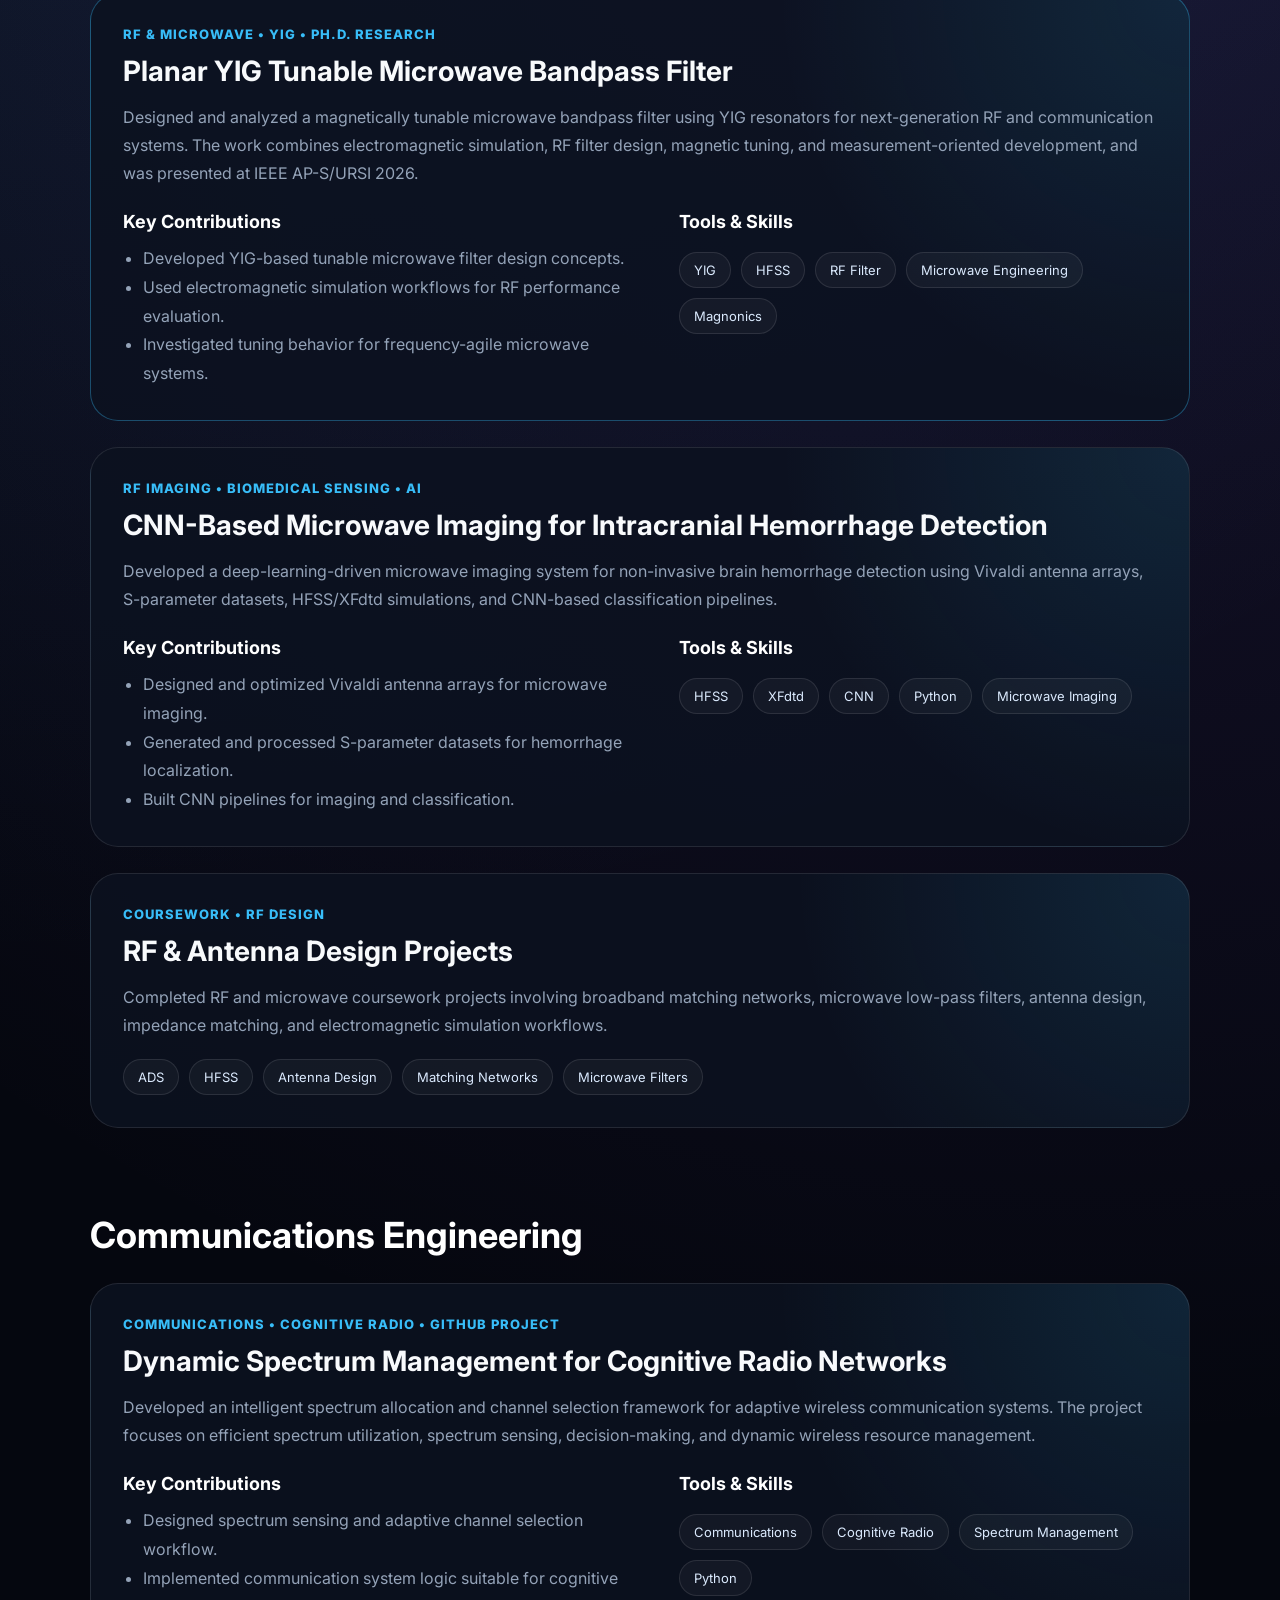
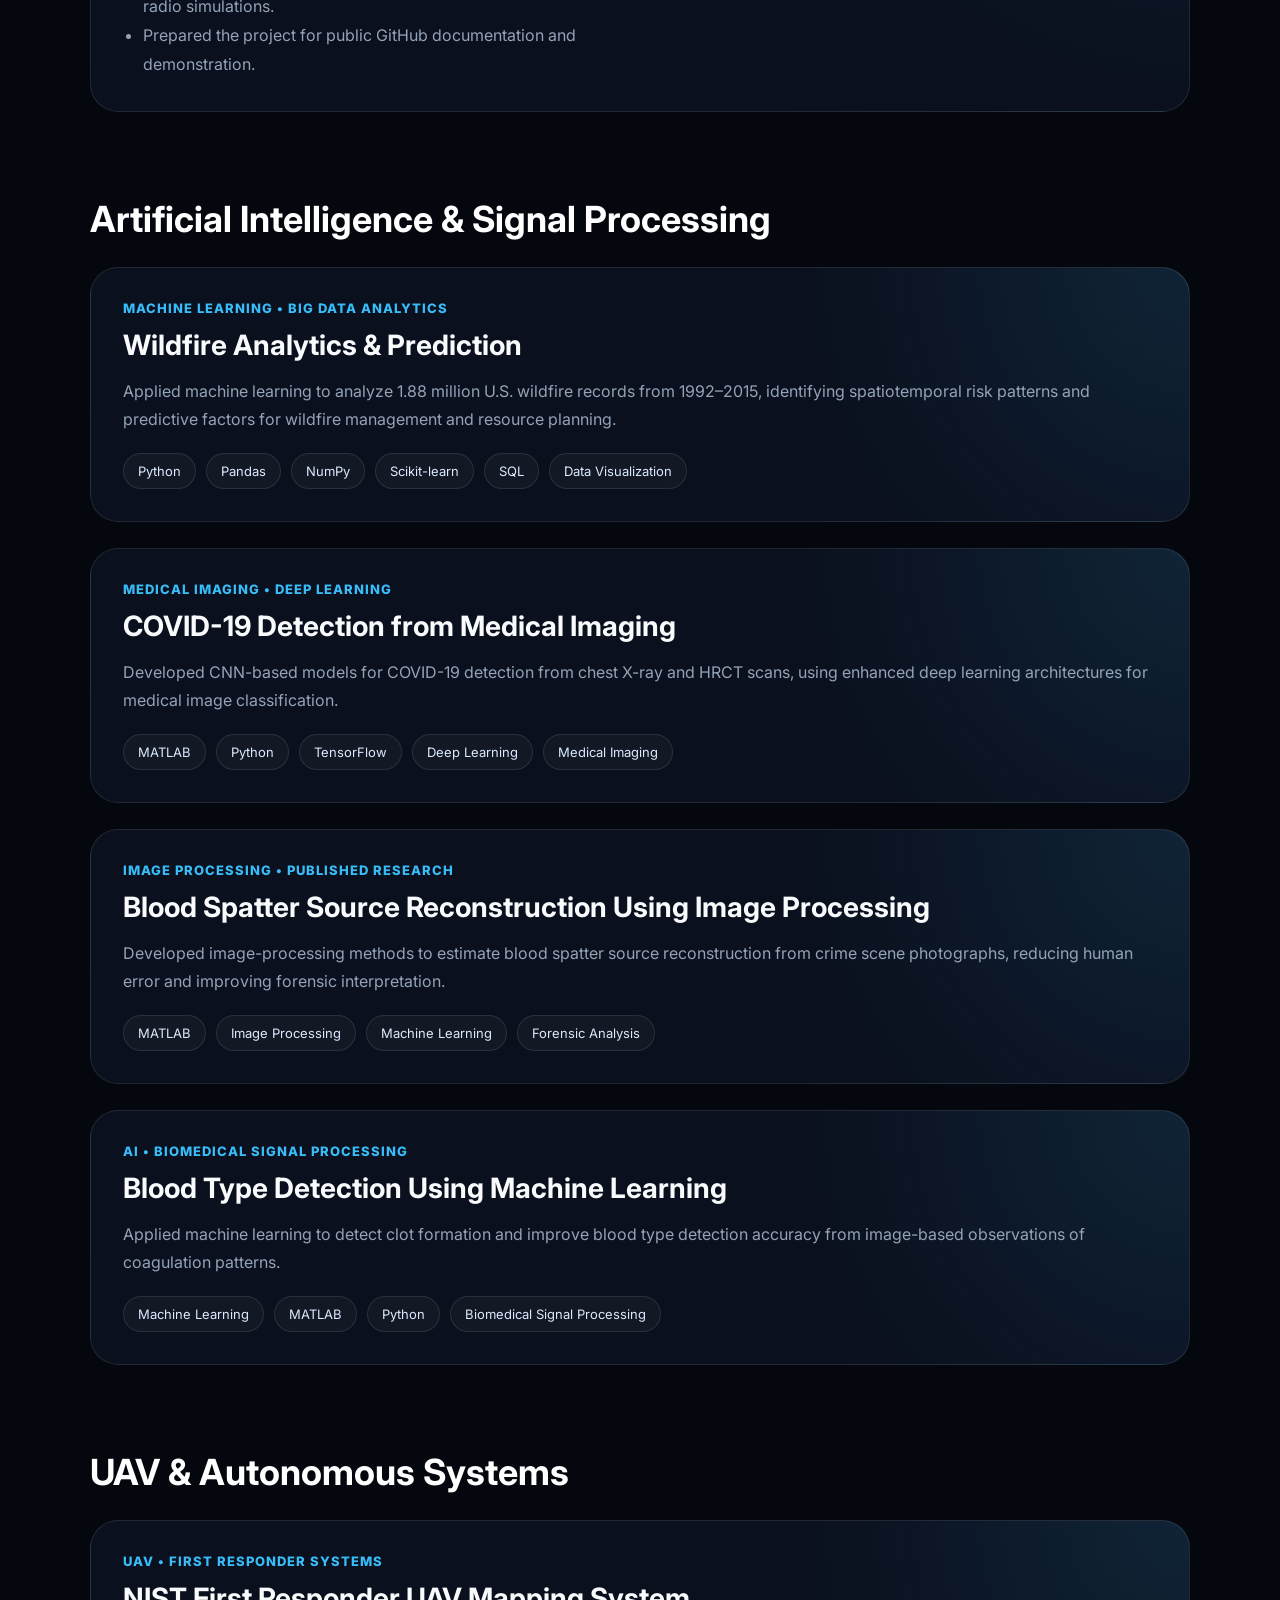
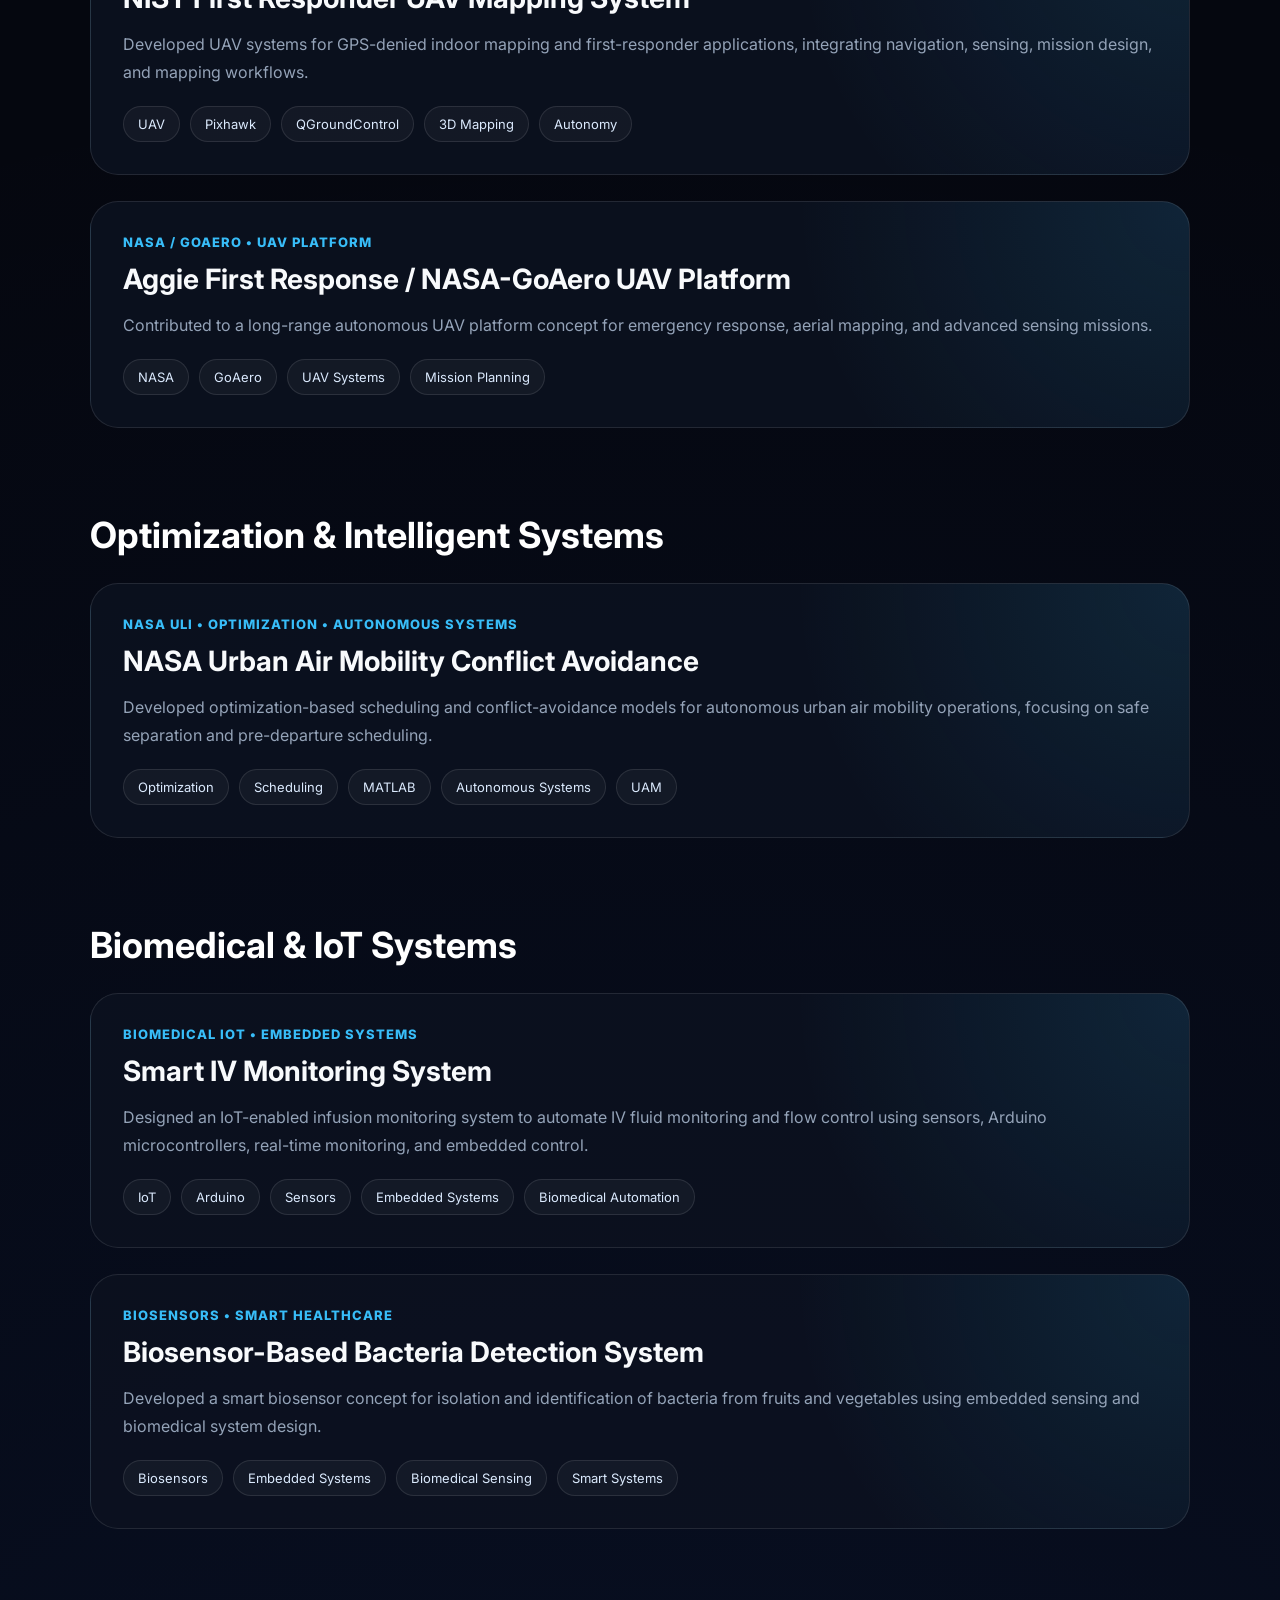
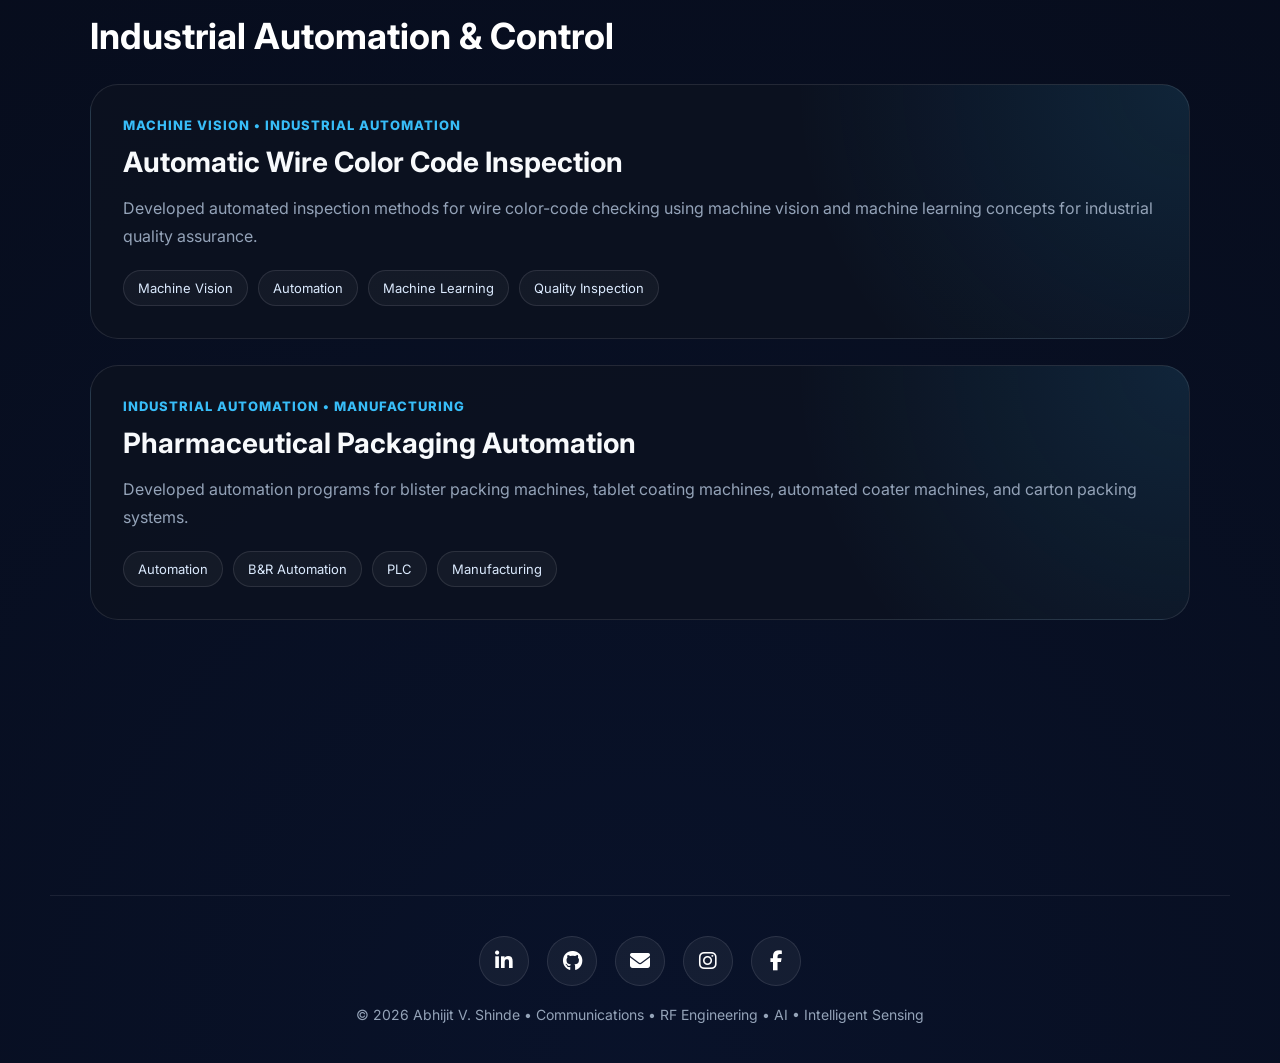
<file: projects.html>
<!DOCTYPE html>
<html lang="en">
<head>
  <meta charset="UTF-8" />
  <meta name="viewport" content="width=device-width, initial-scale=1.0" />

  <title>Projects | Abhijit V. Shinde</title>
  <meta name="description"
content="Engineering projects by Abhijit V. Shinde in communications, RF systems, AI, UAV systems, biomedical sensing, and automation.">
  <link rel="canonical" href="https://www.abhijitvshinde.com/projects.html" />
  <meta name="robots" content="index, follow">
  <link rel="stylesheet" href="style.css" />
  <link rel="stylesheet" href="https://cdnjs.cloudflare.com/ajax/libs/font-awesome/6.5.1/css/all.min.css">
  <script>document.documentElement.classList.add('js');</script>
  <meta name="theme-color" content="#05070f">
  <link rel="preconnect" href="https://fonts.googleapis.com">
  <link rel="preconnect" href="https://fonts.gstatic.com" crossorigin>
  <link rel="stylesheet" href="https://fonts.googleapis.com/css2?family=Inter:wght@400;500;600;700;800&display=swap">
  <link rel="icon" href="/favicon.svg" type="image/svg+xml">
</head>

<body>
  <div class="noise"></div>
  <div class="glow glow-one"></div>
  <div class="glow glow-two"></div>

  <aside class="project-side-nav">
    <a href="#rf-microwave">RF & Microwave</a>
    <a href="#communications">Communications</a>
    <a href="#ai-signal">AI & Signal Processing</a>
    <a href="#uav-systems">UAV Systems</a>
    <a href="#optimization">Optimization</a>
    <a href="#biomedical-iot">Biomedical & IoT</a>
    <a href="#automation">Automation</a>
  </aside>

  <nav class="navbar">
    <a href="index.html" class="brand">Abhijit Shinde</a>

    <div class="nav-links" id="navLinks">
      <a href="index.html">HOME</a>
      <a href="projects.html" class="active">PROJECTS</a>
      <a href="publications.html">PUBLICATIONS</a>
      <a href="academic.html">ACADEMIC & EXPERIENCE</a>
      <a href="honors.html"> HONORS </a>
      <a href="resume.html">RESUME</a>
      <a href="game.html">KIDS GAME</a>
      <a href="index.html#contact">CONTACT</a>
    </div>

    <button class="menu-btn" onclick="toggleMenu()">☰</button>
  </nav>

  <main class="section projects-page">

    <p class="section-label">Research & Engineering Portfolio</p>

    <h1 class="page-title">Projects</h1>

    <p class="page-intro">
      Projects in RF and microwave engineering come first, followed by work in communications,
      artificial intelligence, UAV systems, optimization, biomedical IoT, and industrial automation.
    </p>

    <section id="rf-microwave" class="project-category">
      <h2>RF & Microwave Engineering</h2>

      <article class="detailed-project-card recent">
        <div class="project-meta">Ongoing • RF &amp; Communications • Ph.D. Research</div>
        <h3>Direct Antenna Modulation (BPSK &amp; QPSK)</h3>
        <p>
          Ongoing research on direct antenna modulation using BPSK and QPSK. Details will be
          shared as the work progresses.
        </p>
        <div class="chips">
          <span>Direct Antenna Modulation</span>
          <span>BPSK</span>
          <span>QPSK</span>
        </div>
      </article>

      <article class="detailed-project-card featured-project recent">
        <div class="project-meta">New • RF Instrumentation • Python Desktop Application</div>
        <h3>Automated Electromagnet &amp; VNA Measurement System</h3>
        <p>
          Built a Windows desktop application that controls an electromagnet power supply and a
          Keysight PNA-X vector network analyzer over GPIB. It runs automated magnetic-field sweeps,
          measures S-parameters at every field point, and saves all data as it is acquired. Built for
          measuring field-tunable devices such as YIG filters.
        </p>
        <div class="project-detail-grid">
          <div>
            <h4>Key Contributions</h4>
            <ul>
              <li>Central safety layer enforces a maximum-current limit on every current command, with a software voltage monitor that triggers an emergency stop.</li>
              <li>Gradual current ramping to avoid inductive kickback from the coil, and current-to-field calibration with hysteresis support.</li>
              <li>Automated sweeps measuring S11, S21, S12, and S22, with live plots, color maps, and HDF5/CSV data saving.</li>
              <li>Simulation mode with a shared instrument model, so the app runs without hardware; 43 automated unit tests.</li>
            </ul>
          </div>
          <div>
            <h4>Tools & Skills</h4>
            <div class="chips">
              <span>Python</span>
              <span>PySide6</span>
              <span>PyVISA / SCPI</span>
              <span>GPIB</span>
              <span>Keysight PNA-X</span>
              <span>Instrument Automation</span>
              <span>HDF5</span>
              <span>pytest</span>
            </div>
          </div>
        </div>
      </article>

      <article class="detailed-project-card recent">
        <div class="project-meta">New • RF Measurement • Data Acquisition</div>
        <h3>Automated Microwave Scanning Platform</h3>
        <p>
          Built an automated scanning platform for repeatable microwave measurements, used to collect
          S-parameter datasets and compare measured results against simulation.
        </p>
        <div class="chips">
          <span>LiteVNA 64</span>
          <span>Arduino</span>
          <span>MATLAB</span>
          <span>S-Parameters</span>
          <span>Test Automation</span>
        </div>
      </article>

      <article class="detailed-project-card featured-project">
        <div class="project-meta">RF & Microwave • YIG • Ph.D. Research</div>
        <h3>Planar YIG Tunable Microwave Bandpass Filter</h3>
        <p>
          Designed and analyzed a magnetically tunable microwave bandpass filter using YIG resonators
          for next-generation RF and communication systems. The work combines electromagnetic
          simulation, RF filter design, magnetic tuning, and measurement-oriented development,
          and was presented at IEEE AP-S/URSI 2026.
        </p>
        <div class="project-detail-grid">
          <div>
            <h4>Key Contributions</h4>
            <ul>
              <li>Developed YIG-based tunable microwave filter design concepts.</li>
              <li>Used electromagnetic simulation workflows for RF performance evaluation.</li>
              <li>Investigated tuning behavior for frequency-agile microwave systems.</li>
            </ul>
          </div>
          <div>
            <h4>Tools & Skills</h4>
            <div class="chips">
              <span>YIG</span>
              <span>HFSS</span>
              <span>RF Filter</span>
              <span>Microwave Engineering</span>
              <span>Magnonics</span>
            </div>
          </div>
        </div>
      </article>

      <article class="detailed-project-card">
        <div class="project-meta">RF Imaging • Biomedical Sensing • AI</div>
        <h3>CNN-Based Microwave Imaging for Intracranial Hemorrhage Detection</h3>
        <p>
          Developed a deep-learning-driven microwave imaging system for non-invasive brain hemorrhage
          detection using Vivaldi antenna arrays, S-parameter datasets, HFSS/XFdtd simulations,
          and CNN-based classification pipelines.
        </p>
        <div class="project-detail-grid">
          <div>
            <h4>Key Contributions</h4>
            <ul>
              <li>Designed and optimized Vivaldi antenna arrays for microwave imaging.</li>
              <li>Generated and processed S-parameter datasets for hemorrhage localization.</li>
              <li>Built CNN pipelines for imaging and classification.</li>
            </ul>
          </div>
          <div>
            <h4>Tools & Skills</h4>
            <div class="chips">
              <span>HFSS</span>
              <span>XFdtd</span>
              <span>CNN</span>
              <span>Python</span>
              <span>Microwave Imaging</span>
            </div>
          </div>
        </div>
      </article>

      <article class="detailed-project-card">
        <div class="project-meta">Coursework • RF Design</div>
        <h3>RF & Antenna Design Projects</h3>
        <p>
          Completed RF and microwave coursework projects involving broadband matching networks,
          microwave low-pass filters, antenna design, impedance matching, and electromagnetic
          simulation workflows.
        </p>
        <div class="chips">
          <span>ADS</span>
          <span>HFSS</span>
          <span>Antenna Design</span>
          <span>Matching Networks</span>
          <span>Microwave Filters</span>
        </div>
      </article>
    </section>

    <section id="communications" class="project-category">
      <h2>Communications Engineering</h2>

      <article class="detailed-project-card">
        <div class="project-meta">Communications • Cognitive Radio • GitHub Project</div>
        <h3>Dynamic Spectrum Management for Cognitive Radio Networks</h3>
        <p>
          Developed an intelligent spectrum allocation and channel selection framework for adaptive
          wireless communication systems. The project focuses on efficient spectrum utilization,
          spectrum sensing, decision-making, and dynamic wireless resource management.
        </p>
        <div class="project-detail-grid">
          <div>
            <h4>Key Contributions</h4>
            <ul>
              <li>Designed spectrum sensing and adaptive channel selection workflow.</li>
              <li>Implemented communication system logic suitable for cognitive radio simulations.</li>
              <li>Prepared the project for public GitHub documentation and demonstration.</li>
            </ul>
          </div>
          <div>
            <h4>Tools & Skills</h4>
            <div class="chips">
              <span>Communications</span>
              <span>Cognitive Radio</span>
              <span>Spectrum Management</span>
              <span>Python</span>
            </div>
          </div>
        </div>
      </article>
    </section>

    <section id="ai-signal" class="project-category">
      <h2>Artificial Intelligence & Signal Processing</h2>

      <article class="detailed-project-card">
        <div class="project-meta">Machine Learning • Big Data Analytics</div>
        <h3>Wildfire Analytics & Prediction</h3>
        <p>
          Applied machine learning to analyze 1.88 million U.S. wildfire records from 1992–2015,
          identifying spatiotemporal risk patterns and predictive factors for wildfire management
          and resource planning.
        </p>
        <div class="chips">
          <span>Python</span>
          <span>Pandas</span>
          <span>NumPy</span>
          <span>Scikit-learn</span>
          <span>SQL</span>
          <span>Data Visualization</span>
        </div>
      </article>

      <article class="detailed-project-card">
        <div class="project-meta">Medical Imaging • Deep Learning</div>
        <h3>COVID-19 Detection from Medical Imaging</h3>
        <p>
          Developed CNN-based models for COVID-19 detection from chest X-ray and HRCT scans,
          using enhanced deep learning architectures for medical image classification.
        </p>
        <div class="chips">
          <span>MATLAB</span>
          <span>Python</span>
          <span>TensorFlow</span>
          <span>Deep Learning</span>
          <span>Medical Imaging</span>
        </div>
      </article>

      <article class="detailed-project-card">
        <div class="project-meta">Image Processing • Published Research</div>
        <h3>Blood Spatter Source Reconstruction Using Image Processing</h3>
        <p>
          Developed image-processing methods to estimate blood spatter source reconstruction from
          crime scene photographs, reducing human error and improving forensic interpretation.
        </p>
        <div class="chips">
          <span>MATLAB</span>
          <span>Image Processing</span>
          <span>Machine Learning</span>
          <span>Forensic Analysis</span>
        </div>
      </article>

      <article class="detailed-project-card">
        <div class="project-meta">AI • Biomedical Signal Processing</div>
        <h3>Blood Type Detection Using Machine Learning</h3>
        <p>
          Applied machine learning to detect clot formation and improve blood type detection
          accuracy from image-based observations of coagulation patterns.
        </p>
        <div class="chips">
          <span>Machine Learning</span>
          <span>MATLAB</span>
          <span>Python</span>
          <span>Biomedical Signal Processing</span>
        </div>
      </article>
    </section>

    <section id="uav-systems" class="project-category">
      <h2>UAV & Autonomous Systems</h2>

      <article class="detailed-project-card">
        <div class="project-meta">UAV • First Responder Systems</div>
        <h3>NIST First Responder UAV Mapping System</h3>
        <p>
          Developed UAV systems for GPS-denied indoor mapping and first-responder applications,
          integrating navigation, sensing, mission design, and mapping workflows.
        </p>
        <div class="chips">
          <span>UAV</span>
          <span>Pixhawk</span>
          <span>QGroundControl</span>
          <span>3D Mapping</span>
          <span>Autonomy</span>
        </div>
      </article>

      <article class="detailed-project-card">
        <div class="project-meta">NASA / GoAero • UAV Platform</div>
        <h3>Aggie First Response / NASA-GoAero UAV Platform</h3>
        <p>
          Contributed to a long-range autonomous UAV platform concept for emergency response,
          aerial mapping, and advanced sensing missions.
        </p>
        <div class="chips">
          <span>NASA</span>
          <span>GoAero</span>
          <span>UAV Systems</span>
          <span>Mission Planning</span>
        </div>
      </article>
    </section>

    <section id="optimization" class="project-category">
      <h2>Optimization & Intelligent Systems</h2>

      <article class="detailed-project-card">
        <div class="project-meta">NASA ULI • Optimization • Autonomous Systems</div>
        <h3>NASA Urban Air Mobility Conflict Avoidance</h3>
        <p>
          Developed optimization-based scheduling and conflict-avoidance models for autonomous
          urban air mobility operations, focusing on safe separation and pre-departure scheduling.
        </p>
        <div class="chips">
          <span>Optimization</span>
          <span>Scheduling</span>
          <span>MATLAB</span>
          <span>Autonomous Systems</span>
          <span>UAM</span>
        </div>
      </article>
    </section>

    <section id="biomedical-iot" class="project-category">
      <h2>Biomedical & IoT Systems</h2>

      <article class="detailed-project-card">
        <div class="project-meta">Biomedical IoT • Embedded Systems</div>
        <h3>Smart IV Monitoring System</h3>
        <p>
          Designed an IoT-enabled infusion monitoring system to automate IV fluid monitoring and
          flow control using sensors, Arduino microcontrollers, real-time monitoring, and embedded control.
        </p>
        <div class="chips">
          <span>IoT</span>
          <span>Arduino</span>
          <span>Sensors</span>
          <span>Embedded Systems</span>
          <span>Biomedical Automation</span>
        </div>
      </article>

      <article class="detailed-project-card">
        <div class="project-meta">Biosensors • Smart Healthcare</div>
        <h3>Biosensor-Based Bacteria Detection System</h3>
        <p>
          Developed a smart biosensor concept for isolation and identification of bacteria from fruits
          and vegetables using embedded sensing and biomedical system design.
        </p>
        <div class="chips">
          <span>Biosensors</span>
          <span>Embedded Systems</span>
          <span>Biomedical Sensing</span>
          <span>Smart Systems</span>
        </div>
      </article>
    </section>

    <section id="automation" class="project-category">
      <h2>Industrial Automation & Control</h2>

      <article class="detailed-project-card">
        <div class="project-meta">Machine Vision • Industrial Automation</div>
        <h3>Automatic Wire Color Code Inspection</h3>
        <p>
          Developed automated inspection methods for wire color-code checking using machine vision
          and machine learning concepts for industrial quality assurance.
        </p>
        <div class="chips">
          <span>Machine Vision</span>
          <span>Automation</span>
          <span>Machine Learning</span>
          <span>Quality Inspection</span>
        </div>
      </article>

      <article class="detailed-project-card">
        <div class="project-meta">Industrial Automation • Manufacturing</div>
        <h3>Pharmaceutical Packaging Automation</h3>
        <p>
          Developed automation programs for blister packing machines, tablet coating machines,
          automated coater machines, and carton packing systems.
        </p>
        <div class="chips">
          <span>Automation</span>
          <span>B&R Automation</span>
          <span>PLC</span>
          <span>Manufacturing</span>
        </div>
      </article>
    </section>

  </main>

  <footer class="site-footer">
    <div class="footer-social">
      <a href="https://www.linkedin.com/in/abhijitvshinde/"   aria-label="LinkedIn">
        <i class="fab fa-linkedin-in"></i>
      </a>
      <a href="https://github.com/abhijitvshinde"  aria-label="GitHub">
        <i class="fab fa-github"></i>
      </a>
      <a href="mailto:abhijitvshinde@gmail.com"  aria-label="Email">
        <i class="fas fa-envelope"></i>
      </a>
      <a href="https://www.instagram.com/real_abhijitshinde/"  aria-label="Instagram">
        <i class="fab fa-instagram"></i>
      </a>
      <a href="https://www.facebook.com/abhijitvshinde"  aria-label="Facebook">
        <i class="fab fa-facebook-f"></i>
      </a>
    </div>

    <p>© 2026 Abhijit V. Shinde • Communications • RF Engineering • AI • Intelligent Sensing</p>
  </footer>

  <script src="script.js"></script>
</body>
</html>
</file>
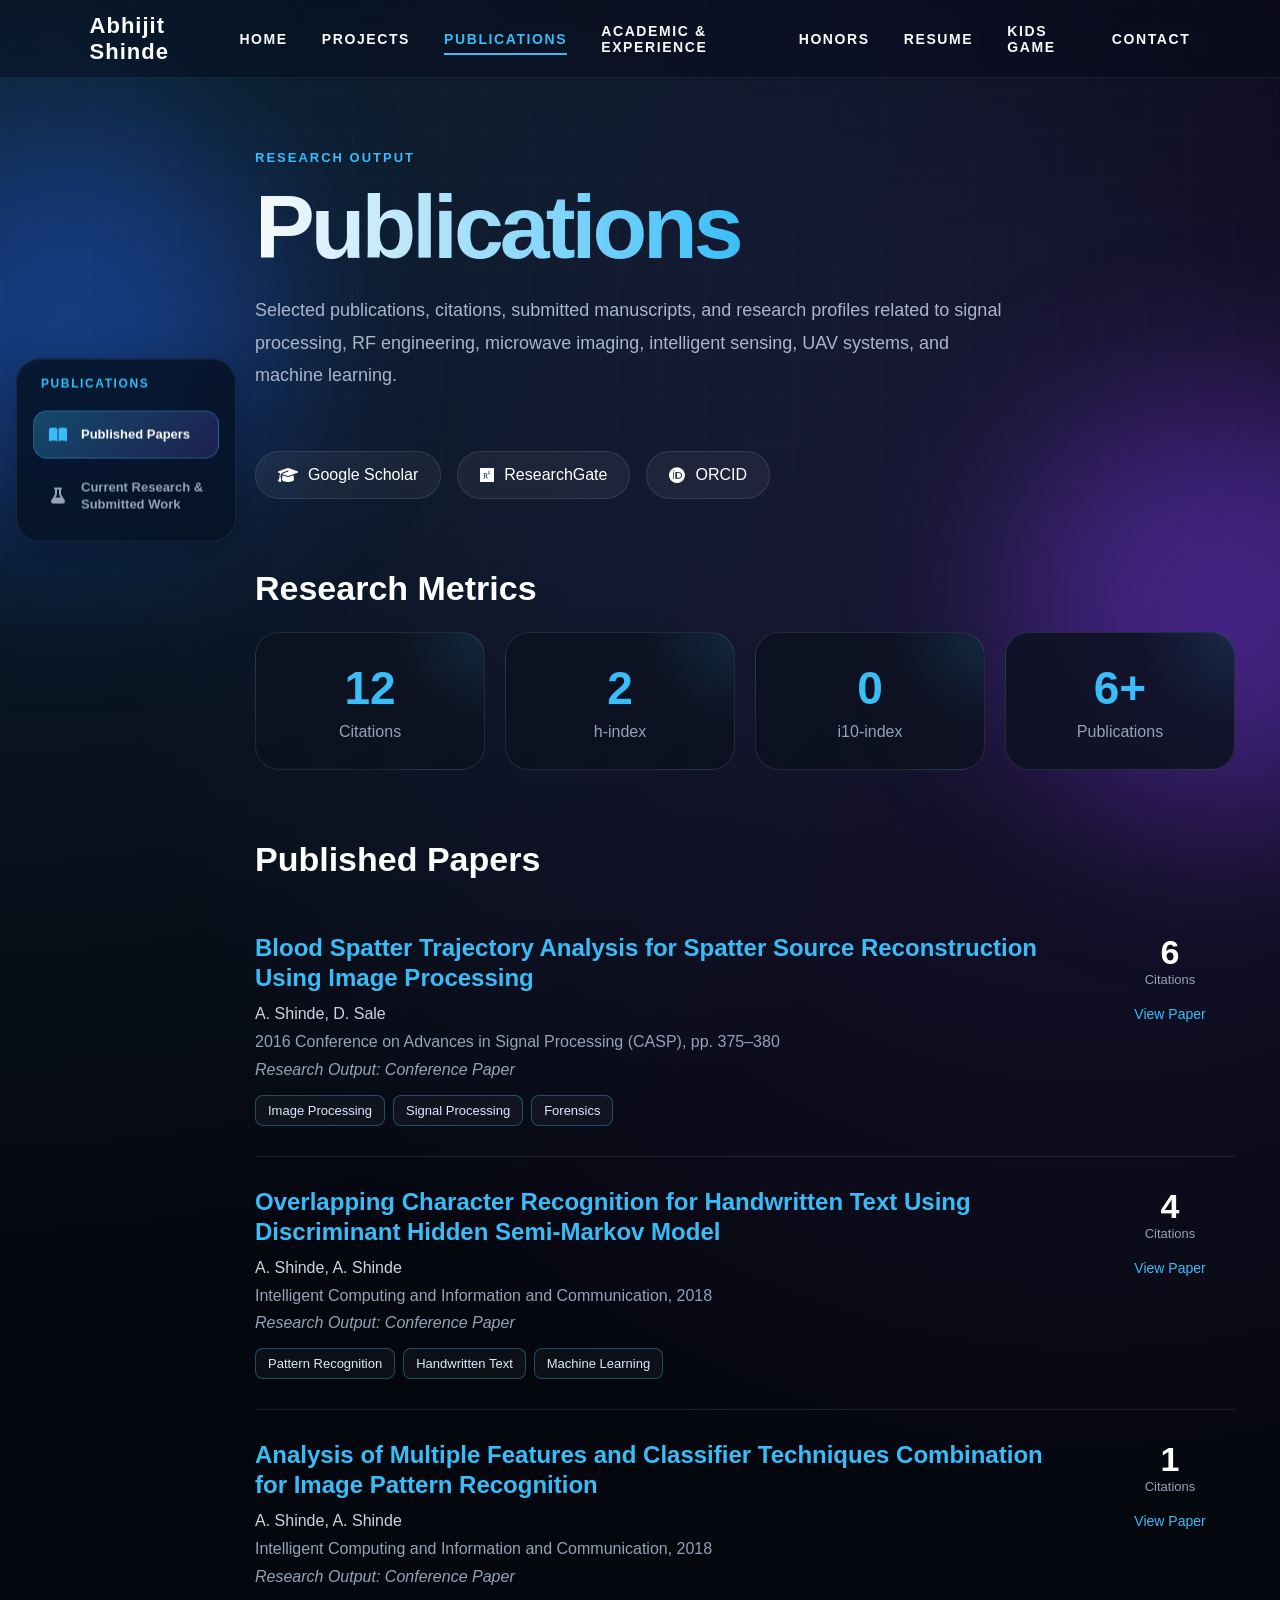
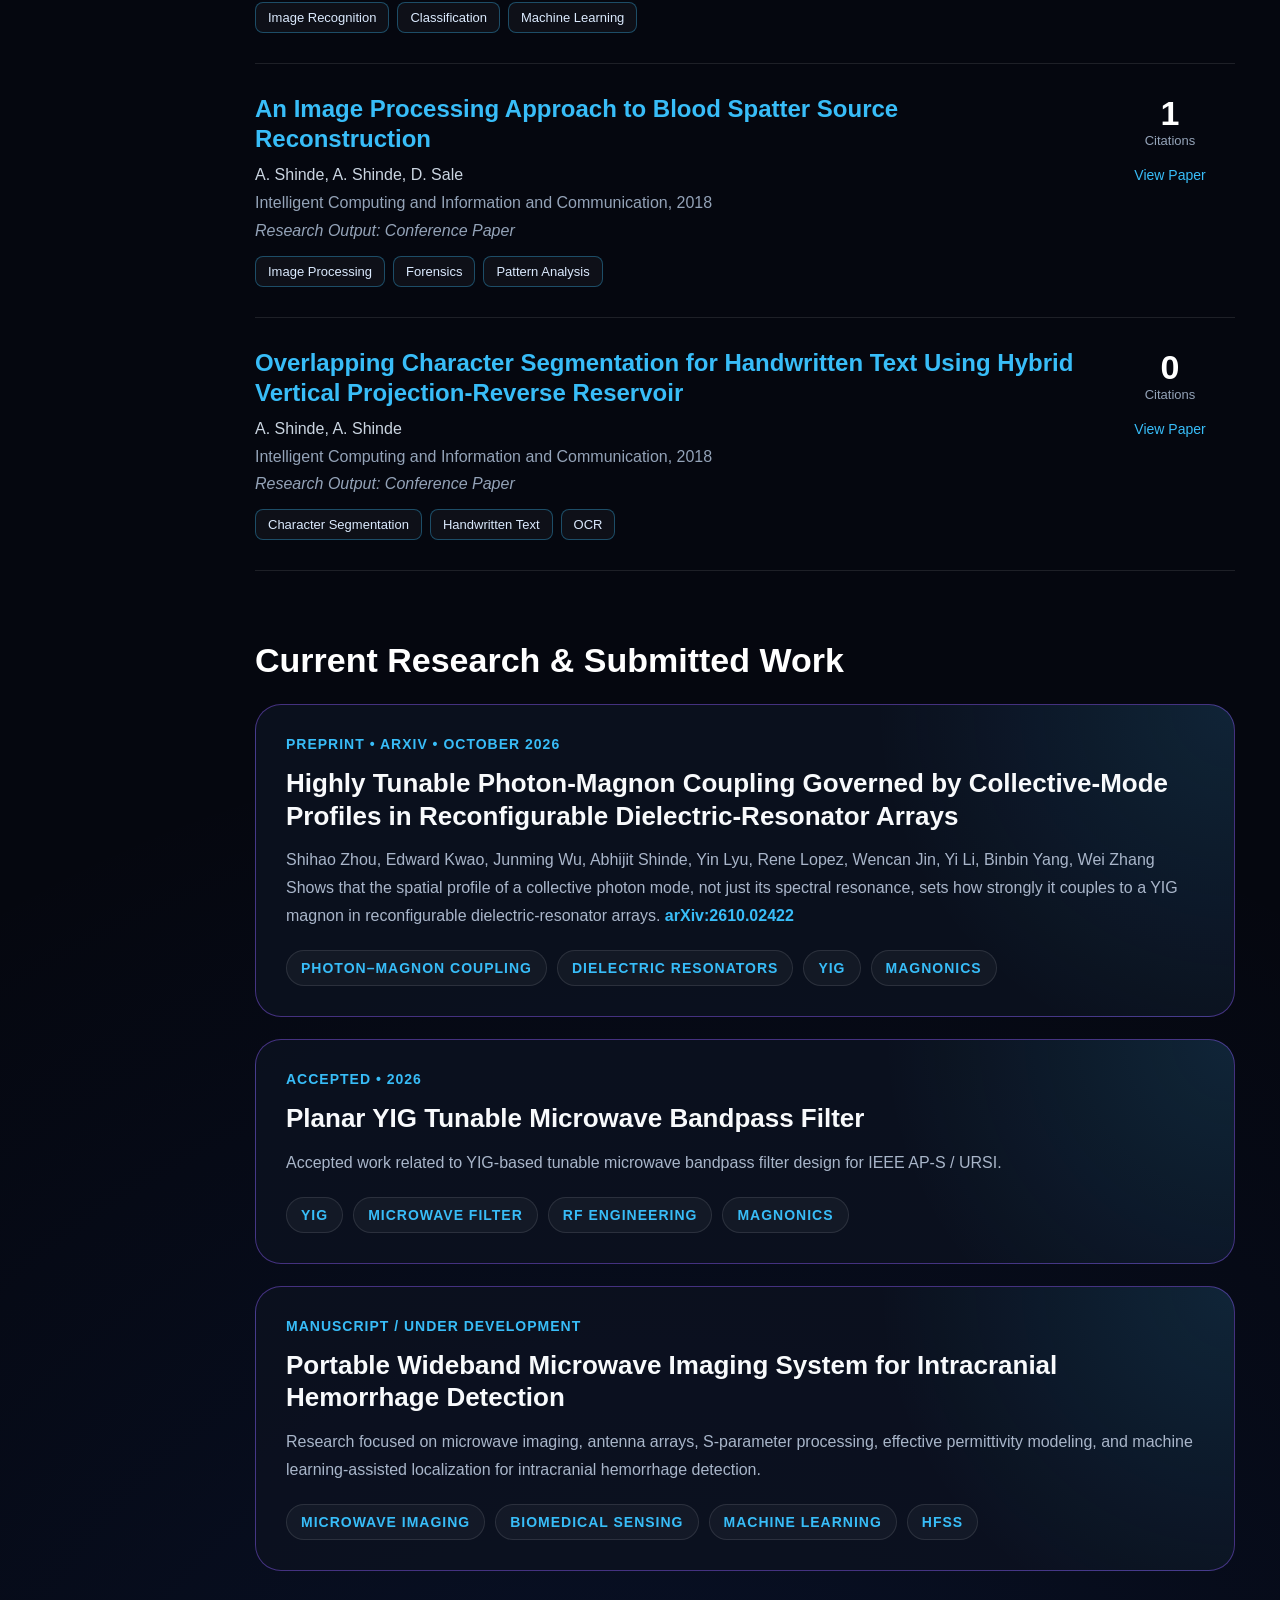
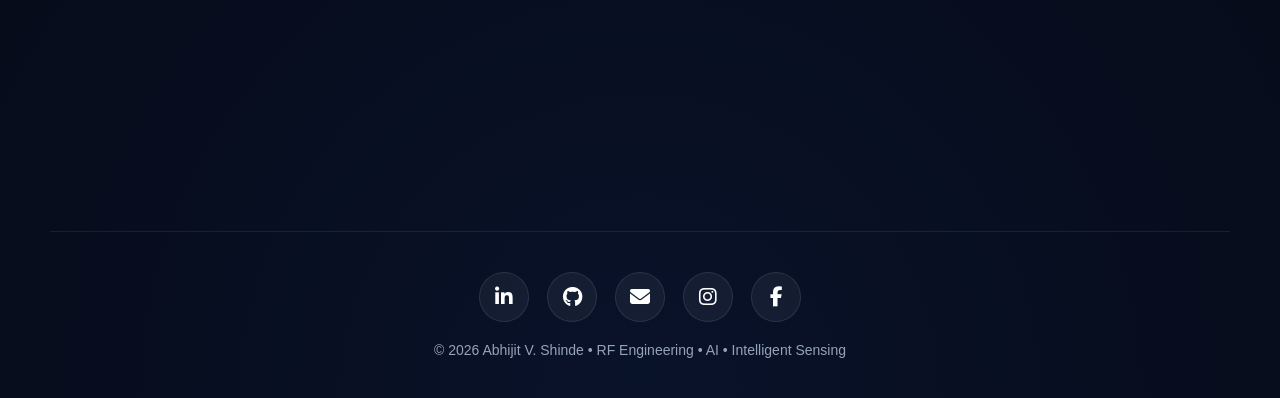
<file: publications.html>
<!DOCTYPE html>
<html lang="en">

<head>
  <link rel="stylesheet"
  href="https://cdnjs.cloudflare.com/ajax/libs/font-awesome/6.5.1/css/all.min.css">
  <meta charset="UTF-8" />
  <meta name="viewport" content="width=device-width, initial-scale=1.0" />

  <title>Publications | Abhijit V. Shinde</title>

  <meta name="description"
content="Publications by Abhijit V. Shinde in communications, RF engineering, microwave imaging, AI, and intelligent sensing.">
  <link rel="canonical" href="https://www.abhijitvshinde.com/publications.html" />
  <meta name="robots" content="index, follow">

  <link rel="stylesheet" href="style.css" />

  

<body class="publications-body">

  <div class="noise"></div>
  <div class="glow glow-one"></div>
  <div class="glow glow-two"></div>

<nav class="navbar">
  <a href="index.html" class="brand">Abhijit Shinde</a>

  <div class="nav-links" id="navLinks">
    <a href="index.html">HOME</a>
    <a href="projects.html">PROJECTS</a>
    <a href="publications.html" class="active">PUBLICATIONS</a>
    <a href="academic.html">ACADEMIC & EXPERIENCE</a>
    <a href="honors.html"> HONORS </a>
    <a href="resume.html">RESUME</a>
    <a href="game.html">KIDS GAME</a>
    <a href="index.html#contact">CONTACT</a>
  </div>

  <button class="menu-btn" onclick="toggleMenu()">☰</button>
</nav>
  <nav class="page-side-nav" aria-label="Publications page sections">

  <p class="page-side-nav-title">
    Publications
  </p>

  <a
    href="#published-papers"
    class="active"
    aria-current="location"
  >
    <i class="fas fa-book-open" aria-hidden="true"></i>
    <span>Published Papers</span>
  </a>

  <a href="#current-research">
    <i class="fas fa-flask" aria-hidden="true"></i>
    <span>Current Research &amp; Submitted Work</span>
  </a>

</nav>

  <main class="section publications-page content-with-side-nav">

    <p class="section-label">Research Output</p>

    <h1 class="page-title">Publications</h1>

    <p class="page-intro">
      Selected publications, citations, submitted manuscripts, and research profiles
      related to signal processing, RF engineering, microwave imaging, intelligent sensing,
      UAV systems, and machine learning.
    </p>

    <div class="profile-links">

      <a href="https://scholar.google.com/citations?user=SlHkXz8AAAAJ&hl=en" target="_blank" rel="noopener noreferrer">
        <i class="fas fa-graduation-cap"></i>
        Google Scholar
      </a>

      <a href="https://www.researchgate.net/profile/Abhijit-Shinde-14?ev=hdr_xprf" target="_blank" rel="noopener noreferrer">
        <i class="fab fa-researchgate"></i>
        ResearchGate
      </a>

      <a href="https://orcid.org/0000-0002-3041-9924" target="_blank" rel="noopener noreferrer">
        <i class="fab fa-orcid"></i>
        ORCID
      </a>

    </div>

    <section class="publication-section">

      <h2>Research Metrics</h2>

      <div class="stats-grid">

        <div class="stat-card">
          <h3>12</h3>
          <p>Citations</p>
        </div>

        <div class="stat-card">
          <h3>2</h3>
          <p>h-index</p>
        </div>

        <div class="stat-card">
          <h3>0</h3>
          <p>i10-index</p>
        </div>

        <div class="stat-card">
          <h3>6+</h3>
          <p>Publications</p>
        </div>

      </div>

    </section>

    <section
    class="publication-section"
    id="published-papers"
    >

      <h2>Published Papers</h2>

     <!-- Paper 1 -->

<div class="paper-card">

  <div class="paper-main">

    <a class="paper-title"
       href="https://ieeexplore.ieee.org/abstract/document/7746199"
       target="_blank" rel="noopener noreferrer">
      Blood Spatter Trajectory Analysis for Spatter Source Reconstruction Using Image Processing
    </a>

    <p class="paper-authors">
      A. Shinde, D. Sale
    </p>

    <p class="paper-venue">
      2016 Conference on Advances in Signal Processing (CASP), pp. 375–380
    </p>

    <p class="paper-type">
      Research Output: Conference Paper
    </p>

    <div class="paper-tags">
      <span>Image Processing</span>
      <span>Signal Processing</span>
      <span>Forensics</span>
    </div>

  </div>

  <div class="paper-side">
    <strong>6</strong>
    <span>Citations</span>
    <a href="https://ieeexplore.ieee.org/abstract/document/7746199" target="_blank" rel="noopener noreferrer">View Paper</a>
  </div>

</div>


<!-- Paper 2 -->

<div class="paper-card">

  <div class="paper-main">

    <a class="paper-title"
       href="https://link.springer.com/chapter/10.1007/978-981-10-7245-1_17"
       target="_blank" rel="noopener noreferrer">
      Overlapping Character Recognition for Handwritten Text Using Discriminant Hidden Semi-Markov Model
    </a>

    <p class="paper-authors">
      A. Shinde, A. Shinde
    </p>

    <p class="paper-venue">
      Intelligent Computing and Information and Communication, 2018
    </p>

    <p class="paper-type">
      Research Output: Conference Paper
    </p>

    <div class="paper-tags">
      <span>Pattern Recognition</span>
      <span>Handwritten Text</span>
      <span>Machine Learning</span>
    </div>

  </div>

  <div class="paper-side">
    <strong>4</strong>
    <span>Citations</span>
    <a href="https://link.springer.com/chapter/10.1007/978-981-10-7245-1_17" target="_blank" rel="noopener noreferrer">View Paper</a>
  </div>

</div>


<!-- Paper 3 -->

<div class="paper-card">

  <div class="paper-main">

    <a class="paper-title"
       href="https://link.springer.com/chapter/10.1007/978-981-10-7245-1_24"
       target="_blank" rel="noopener noreferrer">
      Analysis of Multiple Features and Classifier Techniques Combination for Image Pattern Recognition
    </a>

    <p class="paper-authors">
      A. Shinde, A. Shinde
    </p>

    <p class="paper-venue">
      Intelligent Computing and Information and Communication, 2018
    </p>

    <p class="paper-type">
      Research Output: Conference Paper
    </p>

    <div class="paper-tags">
      <span>Image Recognition</span>
      <span>Classification</span>
      <span>Machine Learning</span>
    </div>

  </div>

  <div class="paper-side">
    <strong>1</strong>
    <span>Citations</span>
    <a href="https://link.springer.com/chapter/10.1007/978-981-10-7245-1_24" target="_blank" rel="noopener noreferrer">View Paper</a>
  </div>

</div>


<!-- Paper 4 -->

<div class="paper-card">

  <div class="paper-main">

    <a class="paper-title"
       href="https://link.springer.com/chapter/10.1007/978-981-10-7245-1_16"
       target="_blank" rel="noopener noreferrer">
      An Image Processing Approach to Blood Spatter Source Reconstruction
    </a>

    <p class="paper-authors">
      A. Shinde, A. Shinde, D. Sale
    </p>

    <p class="paper-venue">
      Intelligent Computing and Information and Communication, 2018
    </p>

    <p class="paper-type">
      Research Output: Conference Paper
    </p>

    <div class="paper-tags">
      <span>Image Processing</span>
      <span>Forensics</span>
      <span>Pattern Analysis</span>
    </div>

  </div>

  <div class="paper-side">
    <strong>1</strong>
    <span>Citations</span>
    <a href="https://link.springer.com/chapter/10.1007/978-981-10-7245-1_16" target="_blank" rel="noopener noreferrer">View Paper</a>
  </div>

</div>


<!-- Paper 5 -->

<div class="paper-card">

  <div class="paper-main">

    <a class="paper-title"
       href="https://www.researchgate.net/publication/322611286_Overlapping_Character_Recognition_for_Handwritten_Text_Using_Discriminant_Hidden_Semi-Markov_Model"
       target="_blank" rel="noopener noreferrer">
      Overlapping Character Segmentation for Handwritten Text Using Hybrid Vertical Projection-Reverse Reservoir
    </a>

    <p class="paper-authors">
      A. Shinde, A. Shinde
    </p>

    <p class="paper-venue">
      Intelligent Computing and Information and Communication, 2018
    </p>

    <p class="paper-type">
      Research Output: Conference Paper
    </p>

    <div class="paper-tags">
      <span>Character Segmentation</span>
      <span>Handwritten Text</span>
      <span>OCR</span>
    </div>

  </div>

  <div class="paper-side">
    <strong>0</strong>
    <span>Citations</span>
    <a href="https://www.researchgate.net/publication/322611286_Overlapping_Character_Recognition_for_Handwritten_Text_Using_Discriminant_Hidden_Semi-Markov_Model" target="_blank" rel="noopener noreferrer">View Paper</a>
  </div>

</div>

    </section>

    <section
      class="publication-section"
      id="current-research"
    >

      <h2>Current Research & Submitted Work</h2>

      <div class="publication-card submitted">
        <span>Preprint • arXiv • October 2026</span>
        <h3>Highly Tunable Photon-Magnon Coupling Governed by Collective-Mode Profiles in Reconfigurable Dielectric-Resonator Arrays</h3>
        <p>
          Shihao Zhou, Edward Kwao, Junming Wu, Abhijit Shinde, Yin Lyu, Rene Lopez,
          Wencan Jin, Yi Li, Binbin Yang, Wei Zhang
        </p>
        <p>
          Shows that the spatial profile of a collective photon mode, not just its spectral resonance,
          sets how strongly it couples to a YIG magnon in reconfigurable dielectric-resonator arrays.
          <a href="https://arxiv.org/abs/2610.02422" target="_blank" rel="noopener noreferrer" style="color:#38bdf8;font-weight:700;text-decoration:none;">arXiv:2610.02422</a>
        </p>
        <div class="chips">
          <span>Photon–Magnon Coupling</span>
          <span>Dielectric Resonators</span>
          <span>YIG</span>
          <span>Magnonics</span>
        </div>
      </div>

      <div class="publication-card submitted">
        <span>Accepted • 2026</span>
        <h3>Planar YIG Tunable Microwave Bandpass Filter</h3>
        <p>
          Accepted work related to YIG-based tunable microwave bandpass filter design
          for IEEE AP-S / URSI.
        </p>
        <div class="chips">
          <span>YIG</span>
          <span>Microwave Filter</span>
          <span>RF Engineering</span>
          <span>Magnonics</span>
        </div>
      </div>

      <div class="publication-card submitted">
        <span>Manuscript / Under Development</span>
        <h3>Portable Wideband Microwave Imaging System for Intracranial Hemorrhage Detection</h3>
        <p>
          Research focused on microwave imaging, antenna arrays, S-parameter processing,
          effective permittivity modeling, and machine learning-assisted localization
          for intracranial hemorrhage detection.
        </p>
        <div class="chips">
          <span>Microwave Imaging</span>
          <span>Biomedical Sensing</span>
          <span>Machine Learning</span>
          <span>HFSS</span>
        </div>
      </div>

    </section>

  
  </main>

  <footer class="site-footer">

    <div class="footer-social">

      <a href="https://www.linkedin.com/in/abhijitvshinde/"  aria-label="LinkedIn">
        <i class="fab fa-linkedin-in"></i>
      </a>

      <a href="https://github.com/abhijitvshinde"  aria-label="GitHub">
        <i class="fab fa-github"></i>
      </a>

      <a href="mailto:abhijitvshinde@gmail.com"  aria-label="Email">
        <i class="fas fa-envelope"></i>
      </a>

      <a href="https://www.instagram.com/real_abhijitshinde/"  aria-label="Instagram">
        <i class="fab fa-instagram"></i>
      </a>

      <a href="https://www.facebook.com/abhijitvshinde"  aria-label="Facebook">
        <i class="fab fa-facebook-f"></i>
      </a>

    </div>

    <p>© 2026 Abhijit V. Shinde • RF Engineering • AI • Intelligent Sensing</p>

  </footer>

  <script src="script.js"></script>

</body>

</html>
</file>
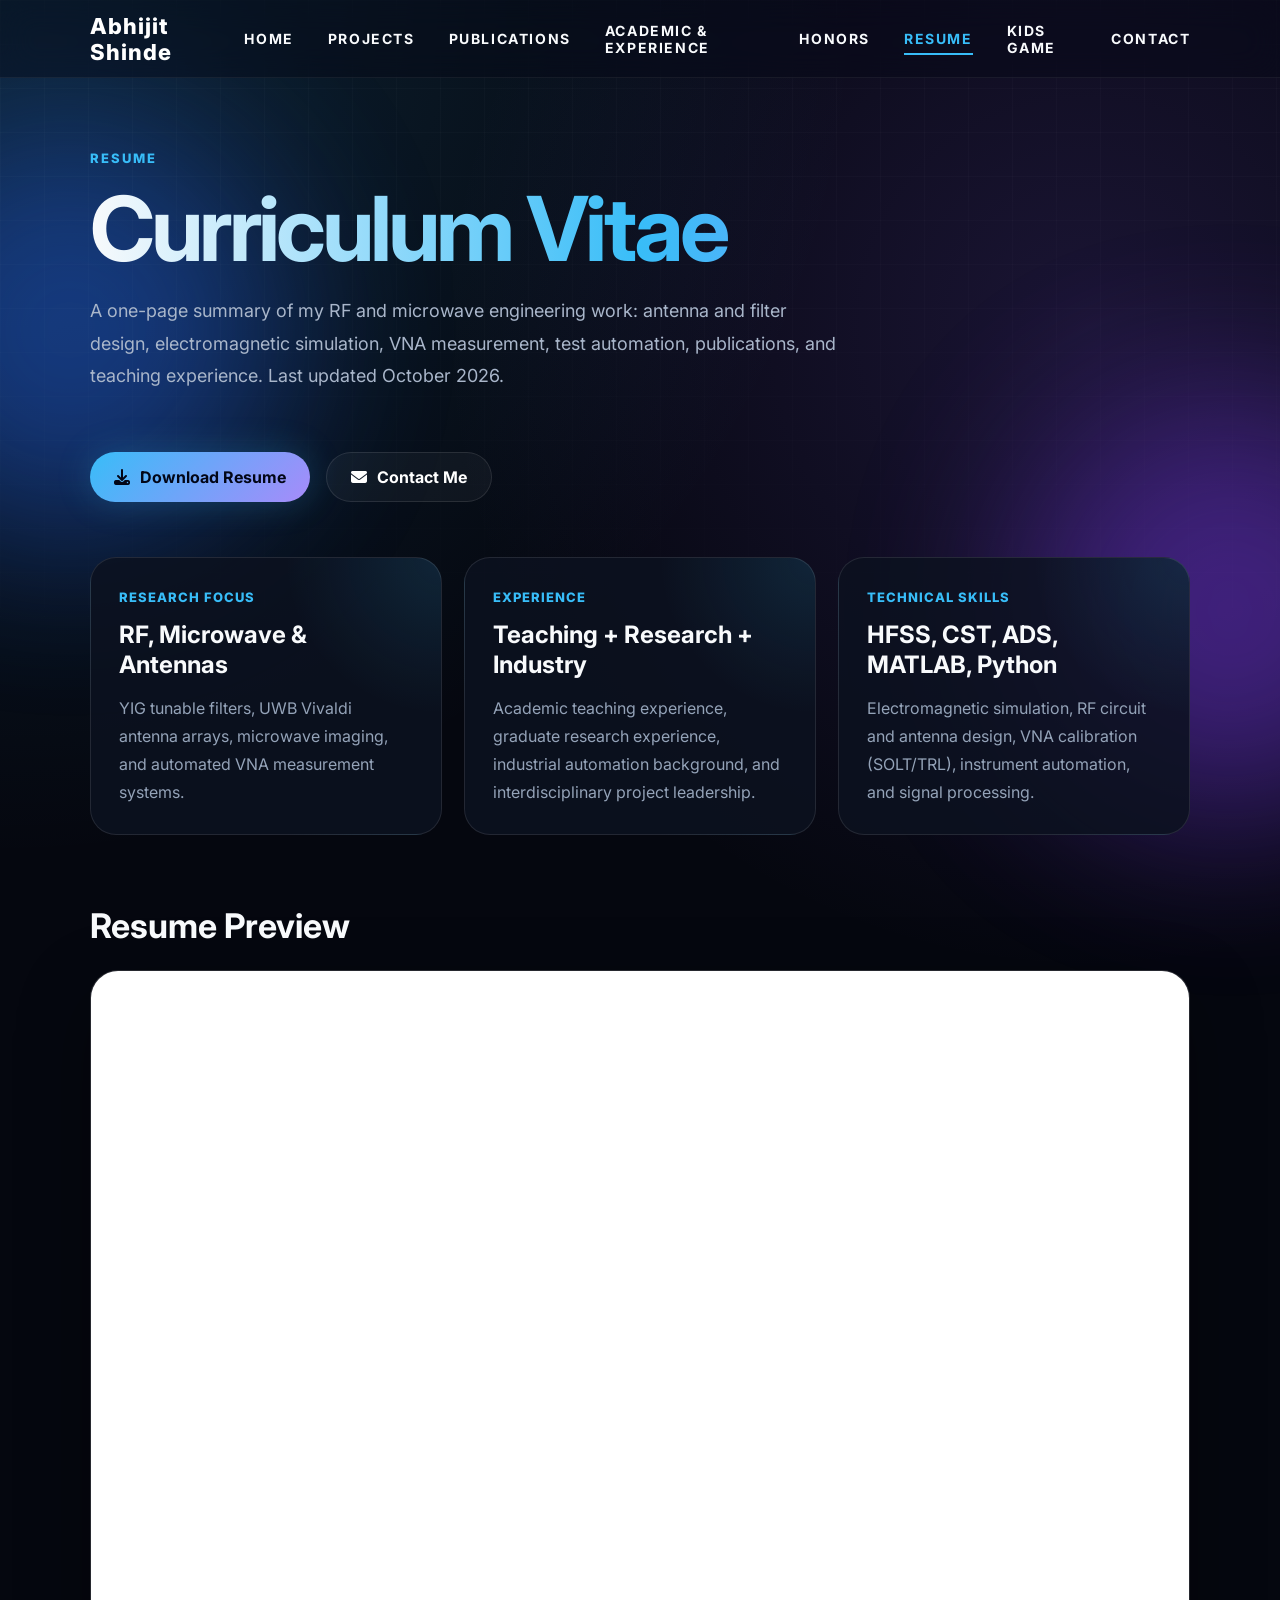
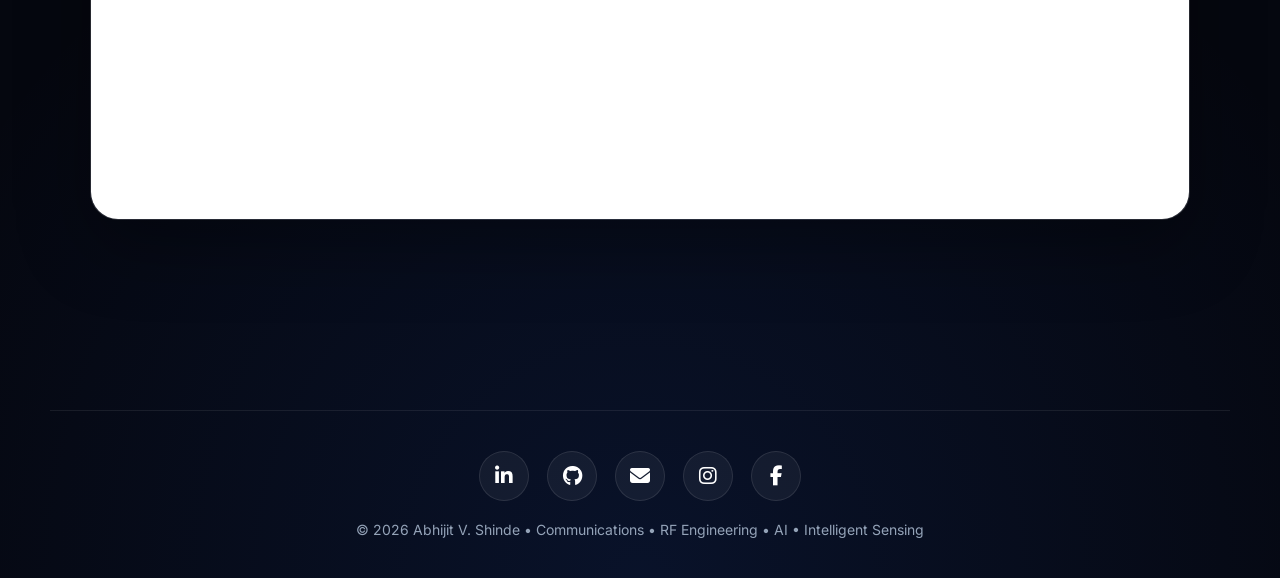
<file: resume.html>
<!DOCTYPE html>
<html lang="en">
<head>
  <meta charset="UTF-8" />
  <meta name="viewport" content="width=device-width, initial-scale=1.0" />

  <title>Resume | Abhijit V. Shinde</title>
  <meta name="description"
content="Resume of Abhijit V. Shinde, Ph.D. researcher in communications, RF engineering, AI, intelligent sensing, and UAV systems.">
  <link rel="canonical" href="https://www.abhijitvshinde.com/resume.html" />
  <meta name="robots" content="index, follow">
  <link rel="stylesheet" href="style.css" />
  <link rel="stylesheet" href="https://cdnjs.cloudflare.com/ajax/libs/font-awesome/6.5.1/css/all.min.css">
  <script>document.documentElement.classList.add('js');</script>
  <meta name="theme-color" content="#05070f">
  <link rel="preconnect" href="https://fonts.googleapis.com">
  <link rel="preconnect" href="https://fonts.gstatic.com" crossorigin>
  <link rel="stylesheet" href="https://fonts.googleapis.com/css2?family=Inter:wght@400;500;600;700;800&display=swap">
  <link rel="icon" href="/favicon.svg" type="image/svg+xml">
</head>

<body>
  <div class="noise"></div>
  <div class="glow glow-one"></div>
  <div class="glow glow-two"></div>

  <nav class="navbar">
    <a href="index.html" class="brand">Abhijit Shinde</a>

    <div class="nav-links" id="navLinks">
      <a href="index.html">HOME</a>
      <a href="projects.html">PROJECTS</a>
      <a href="publications.html">PUBLICATIONS</a>
      <a href="academic.html">ACADEMIC & EXPERIENCE</a>
      <a href="honors.html"> HONORS </a>
      <a href="resume.html" class="active">RESUME</a>
      <a href="game.html">KIDS GAME</a>
      <a href="index.html#contact">CONTACT</a>
    </div>

    <button class="menu-btn" onclick="toggleMenu()">☰</button>
  </nav>

  <main class="section projects-page">

    <p class="section-label">Resume</p>

    <h1 class="page-title">Curriculum Vitae</h1>

    <p class="page-intro">
      A one-page summary of my RF and microwave engineering work: antenna and filter design, electromagnetic
      simulation, VNA measurement, test automation, publications, and teaching experience.
      Last updated October 2026.
    </p>

    <div class="resume-actions">
      <a href="resume.pdf" class="btn primary" download="Abhijit-Shinde-Resume.pdf">
        <i class="fa-solid fa-download"></i>
        Download Resume
      </a>

      <a href="mailto:abhijitvshinde@gmail.com" class="btn ghost">
        <i class="fa-solid fa-envelope"></i>
        Contact Me
      </a>
    </div>

    <section class="resume-summary-grid">

      <div class="resume-summary-card">
        <span>Research Focus</span>
        <h3>RF, Microwave & Antennas</h3>
        <p>
          YIG tunable filters, UWB Vivaldi antenna arrays, microwave imaging,
          and automated VNA measurement systems.
        </p>
      </div>

      <div class="resume-summary-card">
        <span>Experience</span>
        <h3>Teaching + Research + Industry</h3>
        <p>
          Academic teaching experience, graduate research experience,
          industrial automation background, and interdisciplinary project leadership.
        </p>
      </div>

      <div class="resume-summary-card">
        <span>Technical Skills</span>
        <h3>HFSS, CST, ADS, MATLAB, Python</h3>
        <p>
          Electromagnetic simulation, RF circuit and antenna design, VNA calibration (SOLT/TRL),
          instrument automation, and signal processing.
        </p>
      </div>

    </section>

    <section class="resume-viewer-section">
      <h2>Resume Preview</h2>

      <div class="resume-viewer">
        <iframe src="resume.pdf" title="Abhijit Shinde resume (PDF)"></iframe>
      </div>
    </section>

  </main>

  <footer class="site-footer">
    <div class="footer-social">
      <a href="https://www.linkedin.com/in/abhijitvshinde/"  aria-label="LinkedIn">
        <i class="fab fa-linkedin-in"></i>
      </a>

      <a href="https://github.com/abhijitvshinde"  aria-label="GitHub">
        <i class="fab fa-github"></i>
      </a>

      <a href="mailto:abhijitvshinde@gmail.com"  aria-label="Email">
        <i class="fas fa-envelope"></i>
      </a>

      <a href="https://www.instagram.com/real_abhijitshinde/"  aria-label="Instagram">
        <i class="fab fa-instagram"></i>
      </a>

      <a href="https://www.facebook.com/abhijitvshinde"  aria-label="Facebook">
        <i class="fab fa-facebook-f"></i>
      </a>
    </div>

    <p>© 2026 Abhijit V. Shinde • Communications • RF Engineering • AI • Intelligent Sensing</p>
  </footer>

  <script src="script.js"></script>
</body>
</html>
</file>
<file: style.css>
*{
  margin:0;
  padding:0;
  box-sizing:border-box;
  scroll-behavior:smooth;
}

:root{
  --bg:#05070f;
  --panel:#0c1220;
  --panel2:#111827;
  --text:#f8fafc;
  --muted:#a9b6ca;
  --blue:#38bdf8;
  --purple:#8b5cf6;
  --line:rgba(255,255,255,0.1);
}

body{
  font-family:Inter, Arial, sans-serif;
  background:
    radial-gradient(circle at top left, rgba(56,189,248,0.16), transparent 34%),
    radial-gradient(circle at 85% 15%, rgba(139,92,246,0.16), transparent 30%),
    radial-gradient(circle at 50% 100%, rgba(37,99,235,0.12), transparent 35%),
    var(--bg);
  color:var(--text);
  overflow-x:hidden;
}

.noise{
  position:fixed;
  inset:0;
  pointer-events:none;
  background-image:
    linear-gradient(rgba(255,255,255,0.025) 1px, transparent 1px),
    linear-gradient(90deg, rgba(255,255,255,0.025) 1px, transparent 1px);
  background-size:44px 44px;
  mask-image:linear-gradient(to bottom, black, transparent 90%);
  z-index:-3;
}

.glow{
  position:fixed;
  border-radius:999px;
  filter:blur(90px);
  opacity:0.45;
  z-index:-4;
}

.glow-one{
  width:420px;
  height:420px;
  background:#2563eb;
  left:-140px;
  top:120px;
}

.glow-two{
  width:420px;
  height:420px;
  background:#7c3aed;
  right:-160px;
  bottom:80px;
}

.navbar{
  position:fixed;
  top:0;
  left:0;
  width:100%;
  height:78px;
  padding:0 7%;
  display:flex;
  align-items:center;
  justify-content:space-between;
  background:rgba(5,8,22,0.42);
  backdrop-filter:blur(16px);
  border-bottom:1px solid rgba(255,255,255,0.06);
  z-index:1200;
}

.brand{
  color:white;
  text-decoration:none;
  font-size:22px;
  font-weight:800;
  letter-spacing:1px;
}

.brand span{
  color:#38bdf8;
}

.nav-links{
  margin-left:auto;
  display:flex;
  align-items:center;
  justify-content:flex-end;
  gap:34px;
}


.nav-links a{
  color:#f8fafc;
  text-decoration:none;
  font-size:14px;
  font-weight:700;
  letter-spacing:1.6px;
  transition:0.25s ease;
  position:relative;
}

.nav-links a::after{
  content:"";
  position:absolute;
  left:0;
  bottom:-8px;
  width:0;
  height:2px;
  background:#38bdf8;
  transition:0.25s ease;
}

.nav-links a:hover{
  color:#38bdf8;
}


.nav-links a:hover::after{
  width:100%;
}


.menu-btn{
  display:none;
  margin-left:24px;
  color:white;
  background:none;
  border:none;
  font-size:26px;
  cursor:pointer;
}

.hero{
  width:min(1180px, calc(100% - 32px));
  min-height:100vh;
  margin:0 auto;
  padding:150px 0 90px;
  display:grid;
  grid-template-columns:1.25fr 0.75fr;
  gap:70px;
  align-items:center;
}

.tag{
  display:inline-flex;
  color:var(--blue);
  background:rgba(56,189,248,0.08);
  border:1px solid rgba(56,189,248,0.22);
  padding:10px 16px;
  border-radius:999px;
  font-size:14px;
  margin-bottom:28px;
}

.hero h1{
  font-size:clamp(38px, 6vw, 72px);
  line-height:1.08;
  letter-spacing:-1.5px;
  margin-bottom:28px;
}

.hero h1 span{
  display:block;
  background:linear-gradient(90deg, #38bdf8, #a78bfa, #f8fafc);
  -webkit-background-clip:text;
  color:transparent;
}

.hero-text{
  max-width:720px;
  color:var(--muted);
  line-height:1.85;
  font-size:17px;
}

.hero-actions{
  display:flex;
  gap:16px;
  flex-wrap:wrap;
  margin:36px 0 26px;
}

.btn{
  display:inline-flex;
  align-items:center;
  justify-content:center;
  padding:14px 24px;
  border-radius:999px;
  text-decoration:none;
  font-weight:700;
  transition:0.3s;
}

.primary{
  color:#020617;
  background:linear-gradient(135deg, #38bdf8, #a78bfa);
  box-shadow:0 0 35px rgba(56,189,248,0.22);
}

.primary:hover{
  transform:translateY(-3px);
}

.ghost{
  color:white;
  border:1px solid var(--line);
  background:rgba(255,255,255,0.04);
}

.ghost:hover{
  border-color:rgba(56,189,248,0.55);
  transform:translateY(-3px);
}

.social-strip{
  display:flex;
  gap:12px;
  flex-wrap:wrap;
}

.social-strip a{
  color:var(--muted);
  text-decoration:none;
  border:1px solid var(--line);
  padding:9px 15px;
  border-radius:999px;
  background:rgba(255,255,255,0.035);
  transition:0.25s;
}

.social-strip a:hover{
  color:white;
  border-color:var(--blue);
}

.hero-right{
  display:flex;
  flex-direction:column;
  align-items:center;
  gap:24px;
}

.profile-shell{
  width:285px;
  height:285px;
  border-radius:42px;
  overflow:hidden;
  padding:7px;
  background:linear-gradient(135deg, #38bdf8, #8b5cf6, transparent);
  box-shadow:0 0 70px rgba(56,189,248,0.25);
  transform:rotate(3deg);
}

.profile-shell img{
  width:100%;
  height:100%;
  object-fit:cover;
  object-position:center 28%;
  border-radius:36px;
  transform:rotate(-3deg) scale(1.04);
}

.terminal-card{
  width:100%;
  max-width:420px;
  background:rgba(12,18,32,0.82);
  border:1px solid var(--line);
  border-radius:24px;
  overflow:hidden;
  box-shadow:0 24px 80px rgba(0,0,0,0.35);
}

.terminal-top{
  height:44px;
  display:flex;
  align-items:center;
  gap:8px;
  padding:0 18px;
  border-bottom:1px solid var(--line);
}

.terminal-top span{
  width:11px;
  height:11px;
  border-radius:50%;
  background:#ef4444;
}

.terminal-top span:nth-child(2){
  background:#f59e0b;
}

.terminal-top span:nth-child(3){
  background:#22c55e;
}

pre{
  color:#c4b5fd;
  font-size:14px;
  line-height:1.8;
  padding:22px;
  white-space:pre-wrap;
}

.section{
  width:min(1180px, calc(100% - 32px));
  margin:0 auto;
  padding:90px 0;
}

.section-label{
  color:var(--blue);
  text-transform:uppercase;
  font-size:13px;
  letter-spacing:2px;
  font-weight:800;
  margin-bottom:20px;
}

.split{
  display:grid;
  grid-template-columns:0.9fr 1.1fr;
  gap:50px;
  align-items:start;
}

.split h2,
.contact-box h2{
  font-size:clamp(34px, 5vw, 62px);
  line-height:1.05;
  letter-spacing:-2px;
}

.split p,
.contact-box p{
  color:var(--muted);
  line-height:1.75;
  font-size:22px;
  font-weight:400;
}

.cards{
  display:grid;
  grid-template-columns:repeat(4, 1fr);
  gap:18px;
}

.card{
  min-height:260px;
  padding:26px;
  border-radius:28px;
  background:linear-gradient(180deg, rgba(255,255,255,0.07), rgba(255,255,255,0.03));
  border:1px solid var(--line);
  transition:0.3s;
}

.card:hover{
  transform:translateY(-8px);
  border-color:rgba(56,189,248,0.45);
  box-shadow:0 24px 80px rgba(0,0,0,0.28);
}

.card span,
.project-number{
  color:var(--blue);
  font-weight:800;
}

.card h3{
  margin:30px 0 14px;
  font-size:22px;
}

.card p{
  color:var(--muted);
  line-height:1.7;
}

.project-grid{
  display:grid;
  grid-template-columns:1.2fr 0.8fr;
  gap:20px;
}

.project-card{
  min-height:310px;
  padding:32px;
  border-radius:30px;
  border:1px solid var(--line);
  background:
    radial-gradient(circle at top right, rgba(56,189,248,0.14), transparent 38%),
    rgba(12,18,32,0.86);
  display:flex;
  flex-direction:column;
  justify-content:space-between;
  transition:0.3s;
}

.project-card.large{
  grid-row:span 2;
  min-height:640px;
}

.project-card:hover{
  transform:translateY(-6px);
  border-color:rgba(139,92,246,0.5);
}

.project-card h3{
  font-size:30px;
  line-height:1.15;
}

.project-card p{
  color:var(--muted);
  line-height:1.75;
}

.chips{
  display:flex;
  gap:10px;
  flex-wrap:wrap;
  margin-top:20px;
}

.chips span,
.skills span{
  color:#dbeafe;
  border:1px solid var(--line);
  background:rgba(255,255,255,0.04);
  border-radius:999px;
  padding:9px 14px;
  font-size:13px;
}

.timeline{
  display:grid;
  gap:18px;
}

.timeline-item{
  padding:28px;
  border-radius:26px;
  background:rgba(12,18,32,0.82);
  border:1px solid var(--line);
}

.timeline-item span{
  color:var(--blue);
  font-weight:800;
}

.timeline-item h3{
  margin:10px 0;
}

.timeline-item p{
  color:var(--muted);
  line-height:1.7;
}

.skills{
  display:flex;
  gap:12px;
  flex-wrap:wrap;
}

.contact-box{
  padding:58px;
  border-radius:36px;
  text-align:center;
  border:1px solid rgba(56,189,248,0.25);
  background:
    radial-gradient(circle at top, rgba(56,189,248,0.16), transparent 40%),
    rgba(12,18,32,0.86);
}

.contact-box p{
  max-width:720px;
  margin:0 auto 28px;
}

footer{
  width:min(1180px, calc(100% - 32px));
  margin:0 auto;
  padding:40px 0 60px;
  color:var(--muted);
  border-top:1px solid var(--line);
  text-align:center;
}

.js .reveal{
  opacity:0;
  transform:translateY(32px);
  transition:0.9s ease;
}

.js .reveal.active,
.reveal.active{
  opacity:1;
  transform:translateY(0);
}

@media(max-width:950px){
  .hero{
    grid-template-columns:1fr;
    text-align:center;
  }

  .hero-text{
    margin:0 auto;
  }

  .hero-actions,
  .social-strip{
    justify-content:center;
  }

  .split,
  .project-grid{
    grid-template-columns:1fr;
  }

  .cards{
    grid-template-columns:repeat(2, 1fr);
  }

  .project-card.large{
    min-height:360px;
  }

  .nav-links{
    position:absolute;
    top:82px;
    right:0;
    width:240px;
    padding:22px;
    border-radius:24px;
    background:rgba(12,18,32,0.96);
    border:1px solid var(--line);
    display:none;
    flex-direction:column;
  }

  .nav-links.show{
    display:flex;
  }

  .menu-btn{
    display:block;
  }
}

@media(max-width:620px){
  .navbar{
    top:12px;
    height:60px;
  }

  .hero{
    padding-top:120px;
  }

  .hero h1{
    letter-spacing:-1px;
  }

  .cards{
    grid-template-columns:1fr;
  }

  .profile-shell{
    width:235px;
    height:235px;
  }

  .contact-box{
    padding:34px 20px;
  }
  
}

/* =========================
   PROJECTS PAGE
========================= */

.projects-page{
  padding-top:150px;
}

.page-title{
  font-size:clamp(48px, 7vw, 92px);
  line-height:0.95;
  letter-spacing:-4px;
  margin-bottom:24px;
  background:linear-gradient(
      90deg,
      #f8fafc,
      #38bdf8,
      #a78bfa
  );
  -webkit-background-clip:text;
  color:transparent;
}

.page-intro{
  max-width:760px;
  color:var(--muted);
  font-size:18px;
  line-height:1.8;
  margin-bottom:60px;
}

/* Better project cards */

.project-card{
  min-height:310px;
  padding:32px;
  border-radius:30px;
  border:1px solid var(--line);
  background:
      radial-gradient(
          circle at top right,
          rgba(56,189,248,0.14),
          transparent 38%
      ),
      rgba(12,18,32,0.86);

  display:flex;
  flex-direction:column;
  justify-content:space-between;
  transition:0.35s;
}

.project-card:hover{
  transform:translateY(-8px);
  border-color:rgba(139,92,246,0.5);
  box-shadow:0 20px 60px rgba(0,0,0,0.35);
}

.project-card h3{
  font-size:30px;
  line-height:1.15;
  margin:15px 0;
}

.project-card p{
  color:var(--muted);
  line-height:1.8;
}

.project-number{
  font-size:14px;
  letter-spacing:2px;
  text-transform:uppercase;
  color:var(--blue);
  font-weight:700;
}

/* =========================
   FOOTER SOCIAL ICONS
========================= */

.site-footer{
  margin-top:100px;
  padding:40px 20px;
  text-align:center;
  border-top:1px solid rgba(255,255,255,0.08);
}

.footer-social{
  display:flex;
  justify-content:center;
  gap:18px;
  margin-bottom:20px;
}

.footer-social a{
  width:50px;
  height:50px;
  border-radius:50%;
  display:flex;
  align-items:center;
  justify-content:center;
  text-decoration:none;
  color:white;
  font-size:20px;
  background:rgba(255,255,255,0.05);
  border:1px solid rgba(255,255,255,0.1);
  transition:all 0.3s ease;
}

.footer-social a:hover{
  transform:translateY(-5px);
  border-color:#38bdf8;
  color:#38bdf8;
  box-shadow:0 0 25px rgba(56,189,248,0.35);
}

.site-footer p{
  color:#94a3b8;
  font-size:14px;
  margin-top:10px;
}

.footer-team-link a{
  color:#94a3b8;
  font-size:13px;
}

.footer-team-link a:hover{
  color:#38bdf8;
}

/* =========================
   PUBLICATIONS PAGE
========================= */

.profile-links{
  display:flex;
  gap:16px;
  flex-wrap:wrap;
  margin:35px 0 70px;
}

.profile-links a{
  display:inline-flex;
  align-items:center;
  gap:10px;
  padding:14px 22px;
  border-radius:999px;
  text-decoration:none;
  color:white;
  background:rgba(255,255,255,0.05);
  border:1px solid rgba(255,255,255,0.1);
  transition:0.3s;
}

.profile-links a:hover{
  transform:translateY(-4px);
  border-color:#38bdf8;
  color:#38bdf8;
  box-shadow:0 0 25px rgba(56,189,248,0.25);
}

.stats-grid{
  display:grid;
  grid-template-columns:repeat(auto-fit,minmax(180px,1fr));
  gap:20px;
  margin-bottom:70px;
}

.stat-card{
  padding:28px;
  border-radius:24px;
  background:
    radial-gradient(circle at top right, rgba(56,189,248,0.13), transparent 35%),
    rgba(12,18,32,0.86);
  border:1px solid var(--line);
  text-align:center;
}

.stat-card h3{
  font-size:46px;
  color:#38bdf8;
  margin-bottom:8px;
}

.stat-card p{
  color:#94a3b8;
}

.publication-section{
  margin-bottom:70px;
}

.publication-section h2{
  font-size:34px;
  margin-bottom:24px;
  color:white;
}

.publication-card{
  padding:30px;
  margin-bottom:22px;
  border-radius:26px;
  background:
    radial-gradient(circle at top right, rgba(56,189,248,0.12), transparent 35%),
    rgba(12,18,32,0.86);
  border:1px solid var(--line);
  transition:0.3s;
}

.publication-card:hover{
  transform:translateY(-5px);
  border-color:rgba(56,189,248,0.45);
}

.publication-card span{
  color:var(--blue);
  font-weight:800;
  font-size:14px;
  letter-spacing:1px;
  text-transform:uppercase;
}

.publication-card h3{
  margin:14px 0;
  font-size:26px;
  line-height:1.25;
}

.publication-card p{
  color:var(--muted);
  line-height:1.75;
}

.publication-card.submitted{
  border-color:rgba(139,92,246,0.45);
}
.paper-card{
  display:grid;
  grid-template-columns:1fr 130px;
  gap:30px;
  padding:30px 0;
  border-bottom:1px solid rgba(255,255,255,0.1);
}

.paper-title{
  color:#38bdf8;
  font-size:24px;
  line-height:1.25;
  text-decoration:none;
  font-weight:700;
}

.paper-title:hover{
  color:#a78bfa;
}

.paper-authors{
  color:#cbd5e1;
  margin-top:12px;
}

.paper-venue{
  color:#94a3b8;
  margin-top:6px;
  line-height:1.6;
}

.paper-type{
  color:#94a3b8;
  font-style:italic;
  margin-top:6px;
}

.paper-tags{
  display:flex;
  flex-wrap:wrap;
  gap:8px;
  margin-top:16px;
}

.paper-tags span{
  border:1px solid rgba(56,189,248,0.35);
  color:#dbeafe;
  padding:7px 12px;
  border-radius:8px;
  font-size:13px;
  background:rgba(255,255,255,0.04);
}

.paper-side{
  text-align:center;
  color:#94a3b8;
}

.paper-side strong{
  display:block;
  font-size:34px;
  color:white;
}

.paper-side span{
  display:block;
  font-size:13px;
  margin-bottom:18px;
}

.paper-side a{
  color:#38bdf8;
  text-decoration:none;
  font-size:14px;
}

@media(max-width:700px){
  .paper-card{
    grid-template-columns:1fr;
  }

  .paper-side{
    text-align:left;
  }
}
/* =========================
   HOMEPAGE PUBLICATION PREVIEW
========================= */

.mini-publication-list{
  display:grid;
  gap:18px;
  margin:28px 0;
}

.mini-publication{
  padding:22px;
  border-radius:22px;
  background:rgba(255,255,255,0.04);
  border:1px solid rgba(255,255,255,0.08);
}

.mini-publication span{
  color:#38bdf8;
  font-size:13px;
  font-weight:800;
  letter-spacing:1px;
  text-transform:uppercase;
}

.mini-publication h3{
  margin:10px 0;
  font-size:22px;
}

.mini-publication p{
  color:#94a3b8;
  line-height:1.7;
}

.publication-btn{
  margin-top:10px;
}
.publication-preview{
  margin-top:30px;
}

.publication-preview ul{
  list-style:none;
  padding:0;
  margin:0 0 30px 0;
}

.publication-preview li{
  padding:16px 0;
  border-bottom:1px solid rgba(255,255,255,0.08);
}

.publication-preview li strong{
  display:block;
  color:white;
  font-size:18px;
  line-height:1.5;
}

.publication-preview li span{
  color:#38bdf8;
  font-size:14px;
}

/* =========================
   PREMIUM SIDEBAR NAVIGATION
========================= */

.side-nav{
  position:fixed;
  left:24px;
  top:50%;
  transform:translateY(-50%);
  width:220px;
  padding:16px;
  border-radius:24px;
  background:rgba(6,18,35,0.78);
  backdrop-filter:blur(18px);
  border:1px solid rgba(255,255,255,0.08);
  display:flex;
  flex-direction:column;
  gap:10px;
  z-index:1000;
}

.side-nav a{
  display:grid;
  grid-template-columns:28px 1fr;
  align-items:center;
  column-gap:12px;
  min-height:48px;
  padding:0 14px;
  border-radius:15px;
  text-decoration:none;
  color:#cbd5e1;
  font-size:15px;
  font-weight:700;
  white-space:nowrap;
  transition:0.3s;
}

.side-nav a i{
  font-size:18px;
  width:28px;
  text-align:center;
  color:#94a3b8;
}

.side-nav a span{
  display:block;
  line-height:1;
}

.side-nav a:hover,
.side-nav a.active{
  background:linear-gradient(135deg, rgba(56,189,248,0.22), rgba(139,92,246,0.14));
  color:white;
  transform:translateX(5px);
}

.side-nav a:hover i,
.side-nav a.active i{
  color:#38bdf8;
}

@media(max-width:1350px){
  .side-nav{
    display:none;
  }
}

/* =========================
   HOMEPAGE PROJECT PREVIEW
========================= */

.homepage-project-grid{
  display:grid;
  grid-template-columns:repeat(auto-fit, minmax(280px, 1fr));
  gap:22px;
  margin-top:40px;
}

.homepage-project-card{
  padding:26px;
  border-radius:24px;
  background:
    radial-gradient(circle at top right, rgba(56,189,248,0.12), transparent 35%),
    rgba(12,18,32,0.86);
  border:1px solid rgba(255,255,255,0.08);
  transition:0.3s ease;
}

.homepage-project-card:hover{
  transform:translateY(-6px);
  border-color:rgba(56,189,248,0.45);
  box-shadow:0 20px 55px rgba(0,0,0,0.3);
}

.homepage-project-card span{
  color:#38bdf8;
  font-size:13px;
  font-weight:800;
  letter-spacing:1px;
  text-transform:uppercase;
}

.homepage-project-card h3{
  margin:14px 0;
  font-size:22px;
  line-height:1.25;
}

.homepage-project-card p{
  color:#94a3b8;
  line-height:1.7;
  font-size:15px;
}

.homepage-project-btn{
  margin-top:34px;
}

/* =========================
   HOMEPAGE PUBLICATIONS LIST
========================= */

.publication-home-list{
  margin-top:34px;
  display:grid;
  gap:18px;
}

.publication-home-item{
  padding:22px 26px;
  border-radius:22px;
  background:rgba(255,255,255,0.035);
  border:1px solid rgba(255,255,255,0.08);
  transition:0.3s ease;
}

.publication-home-item:hover{
  transform:translateY(-4px);
  border-color:rgba(56,189,248,0.4);
  background:rgba(56,189,248,0.055);
}

.publication-home-item span{
  display:block;
  color:#38bdf8;
  font-size:13px;
  font-weight:800;
  letter-spacing:1px;
  text-transform:uppercase;
  margin-bottom:8px;
}

.publication-home-item h3{
  font-size:20px;
  line-height:1.35;
  color:#f8fafc;
  margin-bottom:6px;
}

.publication-home-item p{
  color:#94a3b8;
  font-size:15px;
  line-height:1.6;
}

.publication-home-btn{
  margin-top:34px;
}
.nav-links a.active{
  color:#38bdf8;
}

.nav-links a.active::after{
  width:100%;
}

/* =========================
   ACADEMIC PAGE
========================= */

.academic-section{
  margin-bottom:75px;
}

.academic-section h2{
  font-size:34px;
  margin-bottom:26px;
  color:white;
}

.academic-card{
  padding:30px;
  margin-bottom:22px;
  border-radius:26px;
  background:
    radial-gradient(circle at top right, rgba(56,189,248,0.12), transparent 35%),
    rgba(12,18,32,0.86);
  border:1px solid var(--line);
  transition:0.3s;
}

.academic-card:hover{
  transform:translateY(-5px);
  border-color:rgba(56,189,248,0.45);
}

.academic-card span{
  color:var(--blue);
  font-weight:800;
  font-size:14px;
  letter-spacing:1px;
  text-transform:uppercase;
}

.academic-card h3{
  margin:14px 0;
  font-size:26px;
  line-height:1.25;
}

.academic-card p{
  color:var(--muted);
  line-height:1.75;
}

.course-grid{
  display:grid;
  grid-template-columns:repeat(auto-fit, minmax(250px, 1fr));
  gap:16px;
}

.course-card{
  padding:18px 20px;
  border-radius:18px;
  background:rgba(255,255,255,0.04);
  border:1px solid rgba(255,255,255,0.08);
  color:#f8fafc;
  font-weight:700;
  transition:0.3s;
}

.course-card:hover{
  transform:translateY(-4px);
  border-color:rgba(56,189,248,0.4);
  color:#38bdf8;
}

.project-category{
  margin-bottom:85px;
  scroll-margin-top:110px;
}

.project-category h2{
  font-size:36px;
  margin-bottom:26px;
  color:white;
}

.detailed-project-card{
  padding:32px;
  margin-bottom:26px;
  border-radius:28px;
  background:
    radial-gradient(circle at top right, rgba(56,189,248,0.12), transparent 35%),
    rgba(12,18,32,0.86);
  border:1px solid var(--line);
  transition:0.3s ease;
}

.detailed-project-card:hover{
  transform:translateY(-5px);
  border-color:rgba(56,189,248,0.45);
  box-shadow:0 22px 60px rgba(0,0,0,0.32);
}

.featured-project{
  border-color:rgba(56,189,248,0.35);
}

.project-meta{
  color:#38bdf8;
  font-size:13px;
  font-weight:800;
  letter-spacing:1px;
  text-transform:uppercase;
  margin-bottom:12px;
}

.detailed-project-card h3{
  font-size:28px;
  line-height:1.25;
  margin-bottom:14px;
}

.detailed-project-card p{
  color:#94a3b8;
  line-height:1.75;
  font-size:16px;
}

.project-detail-grid{
  display:grid;
  grid-template-columns:1.05fr 0.95fr;
  gap:28px;
  margin-top:24px;
}

.project-detail-grid h4{
  color:white;
  font-size:18px;
  margin-bottom:12px;
}

.project-detail-grid ul{
  padding-left:20px;
  color:#94a3b8;
  line-height:1.8;
}

@media(max-width:900px){
  .project-detail-grid{
    grid-template-columns:1fr;
  }
}

/* ==========================================
   PROJECT PAGE LEFT NAVIGATION
========================================== */

.project-side-nav{
    position:fixed;

    left:25px;
    top:50%;

    transform:translateY(-50%);

    width:240px;

    padding:20px;

    display:flex;
    flex-direction:column;
    gap:12px;

    background:rgba(10,18,35,0.82);
    backdrop-filter:blur(18px);

    border:1px solid rgba(255,255,255,0.08);
    border-radius:24px;

    z-index:1000;

    box-shadow:
        0 10px 40px rgba(0,0,0,0.30);
}

.project-side-nav a{

    color:#94a3b8;
    text-decoration:none;

    font-size:15px;
    font-weight:700;

    padding:13px 16px;

    border-radius:14px;

    transition:all .3s ease;
}

.project-side-nav a:hover{

    color:white;

    background:
        linear-gradient(
            135deg,
            rgba(56,189,248,0.25),
            rgba(139,92,246,0.15)
        );

    transform:translateX(6px);
}

.project-side-nav a.active{

    color:white;

    background:
        linear-gradient(
            135deg,
            rgba(56,189,248,0.35),
            rgba(139,92,246,0.20)
        );

    border:1px solid rgba(56,189,248,0.35);
}

/* move project content to the right */

.projects-page{

    max-width:1100px;

    margin-left:320px;
    margin-right:auto;
}

/* mobile */

@media(max-width:1400px){

    .project-side-nav{
        display:none;
    }

    .projects-page{
        margin-left:auto;
    }
}

/* =========================
   RESUME PAGE
========================= */

.resume-actions{
  display:flex;
  gap:16px;
  flex-wrap:wrap;
  margin:35px 0 55px;
}

.resume-actions .btn{
  gap:10px;
}

.resume-summary-grid{
  display:grid;
  grid-template-columns:repeat(auto-fit, minmax(280px, 1fr));
  gap:22px;
  margin-bottom:70px;
}

.resume-summary-card{
  padding:28px;
  border-radius:26px;
  background:
    radial-gradient(circle at top right, rgba(56,189,248,0.12), transparent 35%),
    rgba(12,18,32,0.86);
  border:1px solid var(--line);
  transition:0.3s ease;
}

.resume-summary-card:hover{
  transform:translateY(-5px);
  border-color:rgba(56,189,248,0.45);
}

.resume-summary-card span{
  color:#38bdf8;
  font-size:13px;
  font-weight:800;
  letter-spacing:1px;
  text-transform:uppercase;
}

.resume-summary-card h3{
  margin:14px 0;
  font-size:24px;
  line-height:1.25;
}

.resume-summary-card p{
  color:#94a3b8;
  line-height:1.75;
}

.resume-viewer-section h2{
  font-size:34px;
  margin-bottom:24px;
}

.resume-viewer{
  width:100%;
  height:850px;
  border-radius:28px;
  overflow:hidden;
  border:1px solid rgba(255,255,255,0.1);
  background:rgba(255,255,255,0.04);
  box-shadow:0 25px 70px rgba(0,0,0,0.35);
}

.resume-viewer iframe{
  width:100%;
  height:100%;
  border:none;
  background:white;
}

@media(max-width:700px){
  .resume-viewer{
    height:650px;
  }
}

/* ==========================================
   RESPONSIVE HOMEPAGE SIDEBAR
========================================== */

/* Large desktop: full sidebar with reserved space */
@media (min-width:1600px){

  .home-page .side-nav{
    display:flex;
  }

  .home-page .hero,
  .home-page .section,
  .home-page footer{
    width:min(1180px, calc(100% - 360px));
    margin-left:300px;
    margin-right:auto;
  }
}


/* Standard laptop / MacBook: compact icon-only sidebar */
@media (min-width:1101px) and (max-width:1599px){

  .home-page .side-nav{
    display:flex;
    width:72px;
    left:16px;
    padding:12px 10px;
    border-radius:20px;
  }

  .home-page .side-nav a{
    display:flex;
    align-items:center;
    justify-content:center;
    min-height:50px;
    padding:0;
  }

  .home-page .side-nav a span{
    display:none;
  }

  .home-page .side-nav a i{
    width:auto;
    font-size:19px;
  }

  .home-page .side-nav a:hover,
  .home-page .side-nav a.active{
    transform:none;
  }

  .home-page .hero,
  .home-page .section,
  .home-page footer{
    width:min(1120px, calc(100% - 130px));
    margin-left:105px;
    margin-right:25px;
  }
}


/* Tablet and mobile: remove sidebar */
@media (max-width:1100px){

  .home-page .side-nav{
    display:none;
  }

  .home-page .hero,
  .home-page .section,
  .home-page footer{
    width:min(1180px, calc(100% - 32px));
    margin-left:auto;
    margin-right:auto;
  }
}

```css
/* ==========================================
   HONORS, LEADERSHIP & SERVICE PAGE
========================================== */

.honors-page{
    width:min(1180px, calc(100% - 48px));
    max-width:1180px;
    margin:0 auto;
    padding:130px 0 80px;
}


/* ==========================================
   PAGE INTRODUCTION
========================================== */

.honors-page .page-hero{
    margin-bottom:70px;
}

.honors-page .page-title{
    margin:16px 0 22px;
    font-size:clamp(3rem, 6vw, 6rem);
    line-height:1.05;
    overflow-wrap:break-word;
}

.honors-page .page-subtitle{
    max-width:850px;
    line-height:1.75;
}


/* ==========================================
   PAGE SECTIONS
========================================== */

.honors-page .project-category{
    margin-bottom:90px;
}

.honors-page .section-heading{
    margin-bottom:32px;
}

.honors-page .section-heading h2{
    margin:10px 0 12px;
}

.honors-page .section-heading > p:last-child{
    max-width:820px;
    line-height:1.7;
}


/* Keep Honors content visible */
.honors-page .project-category,
.honors-page .contact-cta{
    opacity:1 !important;
    visibility:visible !important;
    transform:none !important;
}


/* ==========================================
   HONORS AND AWARDS GRID
========================================== */

.honors-page .honors-grid{
    display:grid;
    grid-template-columns:repeat(2, minmax(0, 1fr));
    gap:24px;
    margin-top:32px;
}

.honors-page .honor-card{
    display:flex;
    align-items:flex-start;
    gap:20px;
    padding:28px;
    background:rgba(255,255,255,0.035);
    border:1px solid rgba(255,255,255,0.08);
    border-radius:22px;
    transition:
        transform 0.25s ease,
        border-color 0.25s ease,
        background 0.25s ease,
        box-shadow 0.25s ease;
}

.honors-page .honor-card:hover{
    transform:translateY(-5px) !important;
    border-color:rgba(58,176,255,0.45);
    background:rgba(255,255,255,0.055);
    box-shadow:0 16px 38px rgba(0,0,0,0.22);
}


/* ==========================================
   CARD ICONS
========================================== */

.honors-page .honor-icon,
.honors-page .membership-icon{
    width:54px;
    height:54px;
    min-width:54px;
    display:flex;
    align-items:center;
    justify-content:center;
    border-radius:16px;
    background:rgba(58,176,255,0.12);
    color:#64c7ff;
    font-size:21px;
}


/* ==========================================
   CARD TYPOGRAPHY
========================================== */

.honors-page .honor-content{
    min-width:0;
}

.honors-page .honor-content h3,
.honors-page .service-card h3,
.honors-page .membership-card h3{
    margin:7px 0 8px;
    line-height:1.35;
}

.honors-page .honor-content p,
.honors-page .service-card p,
.honors-page .membership-card p{
    margin:0 0 12px;
    line-height:1.7;
    color:var(--text-secondary, #b9c5d6);
}

.honors-page .honor-content p:last-child,
.honors-page .service-card p:last-child,
.honors-page .membership-card p:last-child{
    margin-bottom:0;
}

.honors-page .honor-type{
    display:inline-block;
    font-size:0.75rem;
    font-weight:700;
    letter-spacing:0.08em;
    text-transform:uppercase;
    color:#64c7ff;
}

.honors-page .honor-organization{
    margin-bottom:10px;
    font-weight:600;
    color:var(--text-primary, #ffffff) !important;
}


/* ==========================================
   PROFESSIONAL SERVICE AND OUTREACH
========================================== */

.honors-page .service-grid{
    display:grid;
    grid-template-columns:repeat(3, minmax(0, 1fr));
    gap:24px;
    margin-top:32px;
}

.honors-page .service-card{
    height:100%;
    padding:28px;
    background:rgba(255,255,255,0.035);
    border:1px solid rgba(255,255,255,0.08);
    border-radius:22px;
    transition:
        transform 0.25s ease,
        border-color 0.25s ease,
        background 0.25s ease,
        box-shadow 0.25s ease;
}

.honors-page .service-card:hover{
    transform:translateY(-5px);
    border-color:rgba(58,176,255,0.45);
    background:rgba(255,255,255,0.055);
    box-shadow:0 16px 38px rgba(0,0,0,0.22);
}

.honors-page .service-card > i{
    display:block;
    margin-bottom:20px;
    color:#64c7ff;
    font-size:26px;
}


/* ==========================================
   PROFESSIONAL MEMBERSHIPS
========================================== */

.honors-page .membership-list{
    display:grid;
    grid-template-columns:repeat(2, minmax(0, 1fr));
    gap:24px;
    margin-top:32px;
}

.honors-page .membership-card{
    display:flex;
    align-items:flex-start;
    gap:20px;
    width:100%;
    max-width:none;
    margin:0;
    padding:28px;
    background:rgba(255,255,255,0.035);
    border:1px solid rgba(255,255,255,0.08);
    border-radius:22px;
    transition:
        transform 0.25s ease,
        border-color 0.25s ease,
        background 0.25s ease,
        box-shadow 0.25s ease;
}

.honors-page .membership-card:hover{
    transform:translateY(-5px);
    border-color:rgba(58,176,255,0.45);
    background:rgba(255,255,255,0.055);
    box-shadow:0 16px 38px rgba(0,0,0,0.22);
}

.honors-page .membership-card > div:last-child{
    min-width:0;
}

.honors-page .membership-card strong{
    color:var(--text-primary, #ffffff);
}


/* ==========================================
   CONTACT CALL TO ACTION
========================================== */

.honors-page .contact-cta{
    display:flex;
    align-items:center;
    justify-content:space-between;
    gap:40px;
    margin:80px 0 40px;
    padding:40px;
    background:rgba(255,255,255,0.04);
    border:1px solid rgba(255,255,255,0.08);
    border-radius:24px;
}

.honors-page .contact-cta > div{
    max-width:780px;
}

.honors-page .contact-cta h2{
    margin:12px 0;
    font-size:clamp(1.7rem, 3vw, 2.4rem);
    line-height:1.2;
}

.honors-page .contact-cta p{
    margin:0;
    line-height:1.7;
    color:var(--text-secondary, #b9c5d6);
}

.honors-page .contact-cta .btn{
    display:inline-flex;
    align-items:center;
    justify-content:center;
    flex-shrink:0;
    padding:14px 24px;
    border-radius:12px;
    text-decoration:none;
    font-weight:700;
    transition:
        transform 0.25s ease,
        box-shadow 0.25s ease,
        background 0.25s ease;
}

.honors-page .contact-cta .primary-btn{
    color:#07101f;
    background:#45c7ff;
}

.honors-page .contact-cta .primary-btn:hover{
    transform:translateY(-2px);
    box-shadow:0 10px 28px rgba(69,199,255,0.25);
}


/* ==========================================
   RESPONSIVE — TABLET
========================================== */

@media(max-width:1000px){

    .honors-page .service-grid{
        grid-template-columns:repeat(2, minmax(0, 1fr));
    }
}


@media(max-width:900px){

    .honors-page .honors-grid,
    .honors-page .membership-list{
        grid-template-columns:1fr;
    }

    .honors-page .contact-cta{
        flex-direction:column;
        align-items:flex-start;
        padding:32px;
    }
}


/* ==========================================
   RESPONSIVE — MOBILE
========================================== */

@media(max-width:700px){

    .honors-page{
        width:min(100% - 36px, 1180px);
        padding-top:105px;
        padding-bottom:60px;
    }

    .honors-page .page-hero{
        margin-bottom:55px;
    }

    .honors-page .page-title{
        font-size:clamp(2.4rem, 11vw, 4rem);
    }

    .honors-page .project-category{
        margin-bottom:65px;
    }

    .honors-page .service-grid{
        grid-template-columns:1fr;
    }

    .honors-page .honor-card,
    .honors-page .membership-card{
        flex-direction:column;
    }

    .honors-page .honor-card,
    .honors-page .service-card,
    .honors-page .membership-card{
        padding:24px;
    }

    .honors-page .contact-cta{
        margin-top:60px;
        padding:26px;
    }
}


@media(max-width:420px){

    .honors-page{
        width:min(100% - 28px, 1180px);
    }

    .honors-page .honor-card,
    .honors-page .service-card,
    .honors-page .membership-card{
        padding:21px;
        border-radius:18px;
    }

    .honors-page .contact-cta{
        padding:22px;
        border-radius:18px;
    }
}

.brand{
  color:white;
  text-decoration:none;
  font-size:22px;
  font-weight:800;
  letter-spacing:1px;
}

.brand span{
  color:#38bdf8;
}
/* ==========================================
   INTERNAL PAGE SIDE NAVIGATION
========================================== */

.page-side-nav{
  position:fixed;
  left:24px;
  top:50%;
  transform:translateY(-50%);

  width:250px;
  max-height:calc(100vh - 130px);
  overflow-y:auto;

  display:flex;
  flex-direction:column;
  gap:9px;

  padding:20px;

  background:rgba(6,18,35,0.82);
  backdrop-filter:blur(18px);

  border:1px solid rgba(255,255,255,0.08);
  border-radius:24px;

  box-shadow:0 12px 42px rgba(0,0,0,0.30);

  z-index:1000;
}

.page-side-nav-title{
  margin:0 8px 9px;

  color:#38bdf8;

  font-size:12px;
  font-weight:800;
  line-height:1.4;
  letter-spacing:1.6px;
  text-transform:uppercase;
}

.page-side-nav a{
  display:grid;
  grid-template-columns:25px minmax(0, 1fr);
  align-items:center;
  gap:11px;

  min-height:48px;
  padding:11px 13px;

  color:#94a3b8;
  text-decoration:none;

  font-size:14px;
  font-weight:700;
  line-height:1.35;

  border:1px solid transparent;
  border-radius:14px;

  transition:
    color 0.25s ease,
    background 0.25s ease,
    border-color 0.25s ease,
    transform 0.25s ease;
}

.page-side-nav a i{
  width:25px;

  color:#94a3b8;

  font-size:16px;
  text-align:center;

  transition:color 0.25s ease;
}

.page-side-nav a span{
  min-width:0;
}

.page-side-nav a:hover{
  color:#ffffff;

  background:
    linear-gradient(
      135deg,
      rgba(56,189,248,0.22),
      rgba(139,92,246,0.13)
    );

  transform:translateX(4px);
}

.page-side-nav a:hover i{
  color:#38bdf8;
}

.page-side-nav a.active{
  color:#ffffff;

  background:
    linear-gradient(
      135deg,
      rgba(56,189,248,0.30),
      rgba(139,92,246,0.17)
    );

  border-color:rgba(56,189,248,0.30);
}

.page-side-nav a.active i{
  color:#38bdf8;
}


/* ==========================================
   PUBLICATIONS PAGE LAYOUT
========================================== */

.publications-page{
  padding-top:150px;
}

.content-with-side-nav{
  width:min(1060px, calc(100% - 320px));
  max-width:1060px;

  margin-left:310px;
  margin-right:auto;
}

.publication-section{
  scroll-margin-top:115px;
}


/* ==========================================
   SMALLER DESKTOP / LAPTOP
========================================== */

@media(max-width:1450px){

  .page-side-nav{
    left:16px;
    width:220px;
    padding:16px;
  }

  .page-side-nav a{
    padding:10px 11px;
    font-size:13px;
  }

  .content-with-side-nav{
    width:min(980px, calc(100% - 275px));
    margin-left:255px;
    margin-right:20px;
  }
}


/* ==========================================
   MACBOOK / TABLET
========================================== */

@media(max-width:1180px){

  .page-side-nav{
    display:none;
  }

  .content-with-side-nav{
    width:min(1100px, calc(100% - 32px));
    margin-left:auto;
    margin-right:auto;
  }
}
/* ==========================================
   ACADEMIC PAGE WITH SIDE NAVIGATION
========================================== */

.academic-page{
  padding-top:150px;
}

.academic-page .academic-section{
  scroll-margin-top:115px;
}
/* Honors sidebar anchor positioning */

.honors-page .project-category{
    scroll-margin-top:115px;
}

/* Honors page layout with sidebar */

.honors-page.content-with-side-nav{
    width:min(1060px, calc(100% - 320px));
    max-width:1060px;
    margin-left:310px;
    margin-right:auto;
}

@media(max-width:1450px){

    .honors-page.content-with-side-nav{
        width:min(980px, calc(100% - 275px));
        margin-left:255px;
        margin-right:20px;
    }
}

@media(max-width:1180px){

    .honors-page.content-with-side-nav{
        width:min(1100px, calc(100% - 32px));
        margin-left:auto;
        margin-right:auto;
    }
}

/* ==========================================
   KIDS GAME — "WHAT I DO NEXT?"
========================================== */

.game-page{
  padding-top:150px;
}

.game-shell{
  display:grid;
  grid-template-columns:300px 1fr;
  gap:24px;
  align-items:start;
  margin-top:40px;
}

.game-info-panel{
  padding:28px 24px;
  border-radius:28px;
  background:
    radial-gradient(circle at top right, rgba(56,189,248,0.14), transparent 38%),
    rgba(12,18,32,0.86);
  border:1px solid var(--line);
  text-align:center;
  position:sticky;
  top:100px;
}

.robot-avatar-shell{
  width:100px;
  height:100px;
  margin:0 auto 14px;
  display:flex;
  align-items:center;
  justify-content:center;
  border-radius:28px;
  background:linear-gradient(135deg, rgba(56,189,248,0.16), rgba(139,92,246,0.14));
  border:1px solid var(--line);
  animation:robotFloat 3.6s ease-in-out infinite;
}

@keyframes robotFloat{
  0%, 100%{ transform:translateY(0); }
  50%{ transform:translateY(-6px); }
}

.game-info-panel h3{
  font-size:22px;
  margin-bottom:6px;
}

.robot-caption{
  color:var(--muted);
  font-size:13px;
  line-height:1.6;
  margin-bottom:22px;
}

.robot-caption i{
  color:var(--blue);
  margin-right:4px;
}

.mission-goals{
  display:flex;
  flex-direction:column;
  gap:10px;
  margin-bottom:26px;
}

.goal-item{
  display:flex;
  align-items:center;
  gap:10px;
  padding:10px 14px;
  border-radius:14px;
  background:rgba(255,255,255,0.04);
  border:1px solid rgba(255,255,255,0.08);
  font-size:13px;
  font-weight:700;
  color:#dbeafe;
}

.goal-item i{
  font-size:14px;
  width:16px;
}

.goal-prevention i{ color:#a78bfa; }
.goal-detection i{ color:#38bdf8; }
.goal-mitigation i{ color:#f59e0b; }

.progress-block{
  text-align:left;
  margin-bottom:18px;
}

.progress-row{
  display:flex;
  align-items:center;
  justify-content:space-between;
  gap:10px;
  margin-bottom:10px;
  font-size:13px;
  font-weight:700;
  color:var(--muted);
}

.phase-badge{
  display:inline-flex;
  align-items:center;
  gap:6px;
  padding:5px 12px;
  border-radius:999px;
  font-size:12px;
  font-weight:800;
  text-transform:uppercase;
  letter-spacing:0.6px;
  white-space:nowrap;
}

.phase-detection{
  color:#38bdf8;
  background:rgba(56,189,248,0.12);
  border:1px solid rgba(56,189,248,0.3);
}

.phase-prevention{
  color:#a78bfa;
  background:rgba(139,92,246,0.14);
  border:1px solid rgba(139,92,246,0.32);
}

.phase-mitigation{
  color:#f59e0b;
  background:rgba(245,158,11,0.14);
  border:1px solid rgba(245,158,11,0.32);
}

.phase-wrapup{
  color:#22c55e;
  background:rgba(34,197,94,0.14);
  border:1px solid rgba(34,197,94,0.32);
}

.progress-track{
  width:100%;
  height:8px;
  border-radius:999px;
  background:rgba(255,255,255,0.08);
  overflow:hidden;
}

.progress-fill{
  height:100%;
  width:0%;
  border-radius:999px;
  background:linear-gradient(90deg, #38bdf8, #a78bfa);
  transition:width 0.5s ease;
}

.attempt-note{
  margin-top:8px;
  font-size:12px;
  color:var(--muted);
  min-height:16px;
}

.restart-btn{
  width:100%;
  gap:8px;
}

.game-panel{
  border-radius:28px;
  border:1px solid var(--line);
  background:rgba(12,18,32,0.86);
  display:flex;
  flex-direction:column;
  overflow:hidden;
  min-height:560px;
}

.chat-window{
  flex:1;
  padding:26px;
  overflow-y:auto;
  max-height:560px;
  display:flex;
  flex-direction:column;
  gap:16px;
}

.chat-bubble{
  display:flex;
  align-items:flex-start;
  gap:10px;
  max-width:82%;
  animation:bubbleIn 0.3s ease;
}

@keyframes bubbleIn{
  from{ opacity:0; transform:translateY(8px); }
  to{ opacity:1; transform:translateY(0); }
}

.chat-bubble .bubble-text{
  padding:14px 18px;
  border-radius:18px;
  line-height:1.65;
  font-size:15px;
}

.chat-bubble.robot{
  align-self:flex-start;
}

.chat-bubble.robot .bubble-icon{
  width:34px;
  height:34px;
  min-width:34px;
  border-radius:50%;
  display:flex;
  align-items:center;
  justify-content:center;
  background:linear-gradient(135deg, rgba(56,189,248,0.25), rgba(139,92,246,0.2));
  color:#38bdf8;
  font-size:14px;
}

.chat-bubble.robot .bubble-text{
  background:rgba(255,255,255,0.045);
  border:1px solid rgba(255,255,255,0.08);
  border-top-left-radius:4px;
  color:#f8fafc;
}

.chat-bubble.kid{
  align-self:flex-end;
}

.chat-bubble.kid .bubble-text{
  background:linear-gradient(135deg, #38bdf8, #8b5cf6);
  color:#020617;
  font-weight:600;
  border-top-right-radius:4px;
}

.hint-line{
  display:block;
  margin-top:10px;
  padding-top:10px;
  border-top:1px dashed rgba(255,255,255,0.15);
  color:#fbbf24;
  font-size:13px;
  font-weight:700;
}

.chat-input-row{
  display:flex;
  gap:12px;
  padding:20px 24px;
  border-top:1px solid var(--line);
  background:rgba(5,8,22,0.4);
}

.chat-input-row input{
  flex:1;
  padding:14px 18px;
  border-radius:999px;
  border:1px solid var(--line);
  background:rgba(255,255,255,0.05);
  color:#f8fafc;
  font-size:15px;
  outline:none;
  transition:0.25s;
}

.chat-input-row input:focus{
  border-color:rgba(56,189,248,0.55);
  background:rgba(255,255,255,0.08);
}

.chat-input-row button{
  gap:8px;
  white-space:nowrap;
}

.hidden{
  display:none !important;
}

.victory-panel{
  padding:48px 40px;
  border-radius:28px;
  border:1px solid rgba(56,189,248,0.3);
  background:
    radial-gradient(circle at top, rgba(56,189,248,0.16), transparent 45%),
    rgba(12,18,32,0.9);
  text-align:center;
}

.badge-trophy{
  width:84px;
  height:84px;
  margin:0 auto 20px;
  border-radius:50%;
  display:flex;
  align-items:center;
  justify-content:center;
  font-size:36px;
  color:#020617;
  background:linear-gradient(135deg, #fbbf24, #f59e0b);
  box-shadow:0 0 50px rgba(245,158,11,0.35);
}

.victory-panel h2{
  font-size:clamp(28px, 4vw, 40px);
  margin-bottom:14px;
}

.victory-subtitle{
  max-width:640px;
  margin:0 auto 34px;
  color:var(--muted);
  line-height:1.75;
}

.recap-grid{
  display:grid;
  grid-template-columns:repeat(auto-fit, minmax(230px, 1fr));
  gap:18px;
  text-align:left;
  margin-bottom:36px;
}

.recap-group{
  padding:20px;
  border-radius:20px;
  background:rgba(255,255,255,0.035);
  border:1px solid rgba(255,255,255,0.08);
}

.recap-group h4{
  font-size:14px;
  text-transform:uppercase;
  letter-spacing:1px;
  margin-bottom:14px;
  color:var(--muted);
  display:flex;
  align-items:center;
  gap:8px;
}

.recap-detection h4 i{ color:#38bdf8; }
.recap-prevention h4 i{ color:#a78bfa; }
.recap-mitigation h4 i{ color:#f59e0b; }
.recap-wrapup h4 i{ color:#22c55e; }

.recap-group ul{
  list-style:none;
  display:flex;
  flex-direction:column;
  gap:10px;
}

.recap-group li{
  display:flex;
  align-items:flex-start;
  gap:8px;
  font-size:14px;
  line-height:1.55;
  color:#dbeafe;
}

.recap-group li i{
  color:#22c55e;
  margin-top:3px;
}

.game-notes{
  margin-top:70px;
  padding:32px;
  border-radius:24px;
  background:rgba(255,255,255,0.03);
  border:1px solid rgba(255,255,255,0.08);
}

.game-notes h2{
  font-size:22px;
  margin-bottom:14px;
}

.game-notes p{
  color:var(--muted);
  line-height:1.8;
  font-size:15px;
}

@media(max-width:950px){
  .game-shell{
    grid-template-columns:1fr;
  }

  .game-info-panel{
    position:static;
  }

  .chat-bubble{
    max-width:92%;
  }
}

@media(max-width:600px){
  .chat-input-row{
    flex-direction:column;
  }

  .chat-input-row button{
    justify-content:center;
  }

  .recap-grid{
    grid-template-columns:1fr;
  }
}



/* =========================
   RECENT PROJECTS + AVAILABILITY
========================= */

.availability{
  display:inline-flex;
  align-items:center;
  gap:10px;
  margin:6px 0 22px;
  padding:8px 16px;
  border-radius:999px;
  border:1px solid rgba(56,189,248,0.3);
  background:rgba(56,189,248,0.08);
  color:#cbd5e1;
  font-size:14px;
  line-height:1.4;
}

.availability .dot{
  flex:none;
  width:8px;
  height:8px;
  border-radius:50%;
  background:#34d399;
  box-shadow:0 0 0 4px rgba(52,211,153,0.2);
}

.homepage-project-card.recent,
.detailed-project-card.recent{
  border-color:rgba(56,189,248,0.4);
}

.homepage-project-card.recent{
  background:
    radial-gradient(circle at top right, rgba(139,92,246,0.18), transparent 40%),
    rgba(12,18,32,0.9);
}


.honors-page .certificate-link{
    color:var(--blue, #38bdf8);
    font-weight:600;
    text-decoration:none;
    border-bottom:1px solid rgba(56,189,248,0.4);
}

.honors-page .certificate-link:hover{
    border-bottom-color:var(--blue, #38bdf8);
}
</file>
<file: fll.css>
/* ==========================================
   KIDS GAMES TABS + FLL ATTACHMENT LAB
   (also used by fll-coach.html)
========================================== */

:root{
  --fll-green:#a3e635;
  --fll-green-2:#22c55e;
  --fll-card:rgba(12,18,32,0.86);
}

/* ---------- Game tabs ---------- */

.games-tabs{
  display:flex;
  gap:12px;
  flex-wrap:wrap;
  margin:10px 0 40px;
  padding:6px;
  border-radius:22px;
  background:rgba(255,255,255,0.03);
  border:1px solid var(--line);
  width:fit-content;
  max-width:100%;
}

.games-tab{
  display:inline-flex;
  align-items:center;
  gap:10px;
  padding:14px 22px;
  border-radius:16px;
  border:1px solid transparent;
  background:transparent;
  color:var(--muted);
  font:inherit;
  font-weight:800;
  font-size:15px;
  cursor:pointer;
  transition:0.25s;
  text-align:left;
}

.games-tab small{
  display:block;
  font-weight:600;
  font-size:12px;
  opacity:0.8;
}

.games-tab:hover{ color:var(--text); }

.games-tab[aria-selected="true"]{
  color:var(--text);
  background:linear-gradient(135deg, rgba(56,189,248,0.18), rgba(139,92,246,0.18));
  border-color:rgba(56,189,248,0.4);
}

.games-tab[data-tab="fll"][aria-selected="true"]{
  background:linear-gradient(135deg, rgba(163,230,53,0.18), rgba(34,197,94,0.14));
  border-color:rgba(163,230,53,0.45);
}

.games-tab:focus-visible,
.fll-mission-card:focus-visible,
.fll-pick:focus-visible,
.fll-tool:focus-visible,
.fll-step:focus-visible{
  outline:3px solid var(--blue);
  outline-offset:2px;
}

.game-title{
  font-size:clamp(34px, 5vw, 56px);
  line-height:1.05;
  letter-spacing:-1.5px;
  margin-bottom:18px;
}

.game-title.fll-title{
  background:linear-gradient(90deg, #f8fafc, #a3e635, #22c55e);
  -webkit-background-clip:text;
  background-clip:text;
  color:transparent;
}

.games-panel[hidden]{ display:none; }

/* ---------- Shared bits ---------- */

#fllApp{ scroll-margin-top:100px; }

.fll-card{
  padding:26px;
  border-radius:24px;
  background:var(--fll-card);
  border:1px solid var(--line);
  margin-bottom:22px;
}

.fll-card h3{
  font-size:20px;
  margin-bottom:10px;
}

.fll-card h3 i{ color:var(--fll-green); }

.fll-center{ text-align:center; color:var(--muted); }
.fll-muted{ color:var(--muted); line-height:1.65; }
.small{ font-size:13px; }

.fll-card p{ line-height:1.65; }

.fll-list{
  padding-left:20px;
  line-height:1.8;
  color:#dbeafe;
}

.fll-note{
  margin:12px 0;
  padding:12px 14px;
  border-radius:14px;
  background:rgba(56,189,248,0.08);
  border:1px solid rgba(56,189,248,0.25);
  color:#dbeafe;
  font-size:14px;
  line-height:1.55;
}

.fll-note.warn{
  background:rgba(245,158,11,0.08);
  border-color:rgba(245,158,11,0.35);
  color:#fde68a;
}

.fll-row{
  display:flex;
  align-items:center;
  gap:12px;
  flex-wrap:wrap;
  margin:16px 0;
}

.fll-row input[type="text"]{ flex:1 1 220px; }

button.btn{ font:inherit; font-weight:700; cursor:pointer; gap:8px; }
button.btn.primary,
button.fll-btn-good{ border:0; }
.btn[disabled]{ opacity:0.45; cursor:not-allowed; transform:none !important; }

.fll-small-btn{ padding:10px 16px; font-size:14px; }

.fll-link-btn{
  background:none;
  border:0;
  color:var(--blue);
  font:inherit;
  font-weight:700;
  cursor:pointer;
  padding:6px 4px;
}

.fll-link-btn:hover{ text-decoration:underline; }

#fllApp input[type="text"],
#fllApp input[type="password"],
#fllApp textarea,
.coach-page input[type="text"],
.coach-page input[type="password"],
.coach-page select,
.team-page input[type="text"],
.team-page input[type="password"],
.team-page select,
.pm-page input[type="text"],
.pm-page input[type="password"],
.pm-page select{
  width:100%;
  padding:13px 15px;
  border-radius:14px;
  border:1px solid rgba(255,255,255,0.14);
  background:rgba(2,6,23,0.6);
  color:var(--text);
  font:inherit;
  font-size:15px;
}

#fllApp textarea{ resize:vertical; line-height:1.55; }

#fllApp input:focus,
#fllApp textarea:focus,
.coach-page input:focus,
.coach-page select:focus,
.team-page input:focus,
.team-page select:focus,
.pm-page input:focus,
.pm-page select:focus,
.pm-page textarea:focus{
  outline:none;
  border-color:var(--fll-green);
  box-shadow:0 0 0 3px rgba(163,230,53,0.18);
}

.fll-label{
  display:block;
  font-weight:700;
  margin:20px 0 8px;
  color:#e2e8f0;
}

.fll-sub{
  margin:26px 0 10px;
  font-size:17px;
}

.fll-sub i{ color:var(--fll-green); margin-right:4px; }

.fll-chips{ display:flex; flex-wrap:wrap; gap:8px; margin:8px 0; }

.fll-chip{
  display:inline-flex;
  align-items:center;
  gap:6px;
  padding:7px 13px;
  border-radius:999px;
  background:rgba(255,255,255,0.05);
  border:1px solid rgba(255,255,255,0.12);
  color:#e2e8f0;
  font:inherit;
  font-size:13px;
  font-weight:600;
}

.fll-chip.small{ padding:4px 10px; font-size:12px; margin:2px; }
.fll-chip.toggle{ cursor:pointer; }
.fll-chip.toggle.on{
  background:rgba(163,230,53,0.16);
  border-color:var(--fll-green);
  color:#ecfccb;
}

/* ---------- Login ---------- */

.fll-login{
  display:grid;
  grid-template-columns:minmax(0, 420px) minmax(0, 1fr);
  gap:22px;
  align-items:start;
}

.fll-login-card{ text-align:center; }

.fll-login-icon{
  width:74px;
  height:74px;
  margin:0 auto 14px;
  display:flex;
  align-items:center;
  justify-content:center;
  border-radius:22px;
  font-size:32px;
  color:#052e16;
  background:linear-gradient(135deg, var(--fll-green), var(--fll-green-2));
}

.fll-login-form{
  display:flex;
  flex-direction:column;
  gap:8px;
  text-align:left;
  margin-top:18px;
}

.fll-login-form label{ font-weight:700; font-size:14px; margin-top:6px; }
.fll-login-form .btn{ margin-top:12px; }

.fll-msg{ min-height:22px; color:#fca5a5; font-size:14px; }
.fll-msg a{ color:var(--blue); }

.fll-or{
  display:flex;
  align-items:center;
  gap:12px;
  margin:18px 0;
  color:var(--muted);
  font-size:13px;
}

.fll-or::before,
.fll-or::after{ content:""; flex:1; height:1px; background:var(--line); }

.fll-intro-card p{ color:var(--muted); margin-bottom:12px; }

.fll-steps-mini{
  list-style:none;
  display:flex;
  flex-wrap:wrap;
  gap:8px;
  margin-top:12px;
}

.fll-steps-mini li{
  padding:8px 12px;
  border-radius:12px;
  background:rgba(163,230,53,0.08);
  border:1px solid rgba(163,230,53,0.25);
  font-size:13px;
  font-weight:700;
}

.fll-steps-mini i{ color:var(--fll-green); }

/* ---------- Header ---------- */

.fll-header{
  display:flex;
  align-items:center;
  gap:14px;
  flex-wrap:wrap;
  margin-bottom:18px;
  padding:12px 18px;
  border-radius:18px;
  background:rgba(255,255,255,0.03);
  border:1px solid var(--line);
}

.fll-who{ font-weight:800; }
.fll-who i{ color:var(--fll-green); }
.fll-who small{ color:var(--muted); font-weight:600; }

.fll-save{
  margin-left:auto;
  font-size:13px;
  font-weight:700;
  color:var(--muted);
}

.fll-save-saved i{ color:var(--fll-green-2); }
.fll-save-error{ color:#fca5a5; }

/* ---------- Mission map ---------- */

.fll-summary{
  display:grid;
  grid-template-columns:1fr auto;
  gap:16px 24px;
  align-items:center;
}

.fll-summary-stats{ display:flex; gap:12px; }

.fll-stat{
  min-width:84px;
  padding:10px 14px;
  border-radius:16px;
  text-align:center;
  background:rgba(255,255,255,0.04);
  border:1px solid var(--line);
}

.fll-stat strong{ display:block; font-size:24px; }
.fll-stat span{ font-size:12px; color:var(--muted); font-weight:700; text-transform:uppercase; }

.fll-bar{
  grid-column:1 / -1;
  height:10px;
  border-radius:999px;
  background:rgba(255,255,255,0.07);
  overflow:hidden;
}

.fll-bar-fill{
  height:100%;
  border-radius:999px;
  background:linear-gradient(90deg, var(--fll-green-2), var(--fll-green));
  transition:width 0.5s;
}

.fll-grid{
  display:grid;
  grid-template-columns:repeat(auto-fill, minmax(210px, 1fr));
  gap:16px;
  margin-bottom:24px;
}

.fll-mission-card{
  position:relative;
  display:flex;
  flex-direction:column;
  gap:8px;
  padding:18px;
  border-radius:22px;
  background:
    radial-gradient(circle at top right, color-mix(in srgb, var(--accent) 22%, transparent), transparent 55%),
    rgba(12,18,32,0.9);
  border:1px solid rgba(255,255,255,0.1);
  color:var(--text);
  font:inherit;
  text-align:left;
  cursor:pointer;
  transition:0.25s;
}

.fll-mission-card:hover{
  transform:translateY(-4px);
  border-color:var(--accent);
}

.fll-mission-card.st-ready{ border-color:rgba(163,230,53,0.6); }

.fll-mc-top{
  display:flex;
  justify-content:space-between;
  align-items:center;
  gap:8px;
}

.fll-mc-num{
  font-weight:800;
  font-size:13px;
  color:var(--accent);
  letter-spacing:1px;
}

.fll-mc-icon{
  width:48px;
  height:48px;
  display:flex;
  align-items:center;
  justify-content:center;
  border-radius:15px;
  font-size:22px;
  color:var(--accent);
  background:rgba(255,255,255,0.05);
  border:1px solid rgba(255,255,255,0.08);
}

.fll-mission-card h4{ font-size:17px; }

.fll-mc-points{ font-size:13px; color:var(--muted); font-weight:600; }
.fll-mc-points i{ color:#facc15; }

.fll-status{
  padding:4px 10px;
  border-radius:999px;
  font-size:11px;
  font-weight:800;
  text-transform:uppercase;
  letter-spacing:0.5px;
  white-space:nowrap;
}

.fll-status.st-new{ background:rgba(255,255,255,0.06); color:var(--muted); }
.fll-status.st-explore{ background:rgba(56,189,248,0.16); color:#7dd3fc; }
.fll-status.st-design{ background:rgba(167,139,250,0.18); color:#c4b5fd; }
.fll-status.st-test{ background:rgba(245,158,11,0.18); color:#fcd34d; }
.fll-status.st-ready{ background:rgba(163,230,53,0.2); color:#d9f99d; }

.fll-badges{ display:flex; flex-wrap:wrap; gap:6px; }

.fll-badge{
  padding:3px 9px;
  border-radius:999px;
  font-size:11px;
  font-weight:700;
  border:1px solid;
}

.b-notouch{ color:#fca5a5; border-color:rgba(248,113,113,0.4); background:rgba(248,113,113,0.08); }
.b-dock{ color:#93c5fd; border-color:rgba(96,165,250,0.4); background:rgba(96,165,250,0.08); }
.b-team{ color:#f9a8d4; border-color:rgba(244,114,182,0.4); background:rgba(244,114,182,0.08); }

.fll-dots{ display:flex; gap:5px; margin-top:auto; padding-top:6px; }

.fll-dot{
  flex:1;
  height:6px;
  border-radius:999px;
  background:rgba(255,255,255,0.08);
}

.fll-dot.done{ background:var(--fll-green-2); }
.fll-dot.now{ background:var(--accent); }

.fll-details summary{
  cursor:pointer;
  font-weight:800;
  font-size:17px;
}

.fll-details summary i{ color:var(--fll-green); }
.fll-details[open] summary{ margin-bottom:12px; }

.fll-resources{ display:flex; flex-wrap:wrap; gap:10px; }

.fll-resource{
  display:inline-flex;
  align-items:center;
  gap:8px;
  padding:11px 15px;
  border-radius:14px;
  text-decoration:none;
  color:#e2e8f0;
  font-weight:700;
  font-size:14px;
  background:rgba(255,255,255,0.04);
  border:1px solid var(--line);
  transition:0.2s;
}

.fll-resource:hover{ border-color:var(--fll-green); }
.fll-resource i{ color:var(--fll-green); }

/* ---------- Mission workspace ---------- */

.fll-back{ margin-bottom:12px; }

.fll-mission-head{
  display:flex;
  gap:20px;
  align-items:flex-start;
  background:
    radial-gradient(circle at top right, color-mix(in srgb, var(--accent) 22%, transparent), transparent 50%),
    var(--fll-card);
}

.fll-mh-icon{
  flex:0 0 auto;
  width:70px;
  height:70px;
  display:flex;
  align-items:center;
  justify-content:center;
  border-radius:20px;
  font-size:30px;
  color:var(--accent);
  background:rgba(255,255,255,0.05);
  border:1px solid rgba(255,255,255,0.1);
}

.fll-mh-num{
  color:var(--accent);
  font-weight:800;
  font-size:13px;
  letter-spacing:1.5px;
  text-transform:uppercase;
}

.fll-mission-head h3{ font-size:28px; margin:2px 0 6px; }
.fll-mission-head .fll-muted{ margin-bottom:10px; }

.fll-stepper{
  display:grid;
  grid-template-columns:repeat(5, 1fr);
  gap:8px;
  margin-bottom:18px;
  scroll-margin-top:100px;
}

.fll-step{
  display:flex;
  flex-direction:column;
  align-items:center;
  gap:6px;
  padding:12px 6px;
  border-radius:16px;
  border:1px solid var(--line);
  background:rgba(255,255,255,0.03);
  color:var(--text);
  font:inherit;
  font-size:13px;
  font-weight:700;
  cursor:pointer;
  transition:0.2s;
}

.fll-step-n{
  width:36px;
  height:36px;
  display:flex;
  align-items:center;
  justify-content:center;
  border-radius:12px;
  background:rgba(163,230,53,0.12);
  color:var(--fll-green);
}

.fll-step.current{
  border-color:var(--fll-green);
  background:rgba(163,230,53,0.1);
}

.fll-step.current .fll-step-n{ background:var(--fll-green); color:#052e16; }

.fll-step.locked{ opacity:0.45; cursor:not-allowed; }
.fll-step.locked .fll-step-n{ background:rgba(255,255,255,0.06); color:var(--muted); }

.fll-step-title{ font-size:22px !important; margin-bottom:16px !important; }

.fll-two-col{
  display:grid;
  grid-template-columns:1fr 1fr;
  gap:28px;
}

.fll-two-col h4{ margin:14px 0 6px; font-size:15px; color:var(--fll-green); }
.fll-two-col h4:first-child{ margin-top:0; }
.fll-two-col p{ color:#e2e8f0; }

.fll-check{
  display:flex;
  align-items:flex-start;
  gap:12px;
  padding:12px 14px;
  border-radius:14px;
  background:rgba(255,255,255,0.03);
  border:1px solid var(--line);
  cursor:pointer;
  line-height:1.5;
}

.fll-check input{
  flex:0 0 auto;
  width:22px;
  height:22px;
  margin-top:1px;
  accent-color:var(--fll-green-2);
}

.fll-check.big{
  margin-top:24px;
  font-weight:700;
  border-color:rgba(163,230,53,0.35);
}

.fll-checklist{ display:grid; gap:8px; }

.fll-nav-row{
  display:flex;
  justify-content:space-between;
  align-items:center;
  gap:12px;
  margin-top:28px;
  padding-top:20px;
  border-top:1px solid var(--line);
}

/* Detective picks */

.fll-pick-grid{
  display:grid;
  grid-template-columns:repeat(auto-fill, minmax(150px, 1fr));
  gap:10px;
  margin:14px 0;
}

.fll-pick{
  display:flex;
  flex-direction:column;
  align-items:center;
  gap:4px;
  padding:14px 10px;
  border-radius:18px;
  border:2px solid rgba(255,255,255,0.1);
  background:rgba(255,255,255,0.03);
  color:var(--text);
  font:inherit;
  text-align:center;
  cursor:pointer;
  transition:0.2s;
}

.fll-pick small{ color:var(--muted); font-size:12px; line-height:1.4; }

.fll-pick-icon{
  font-size:22px;
  color:var(--blue);
  margin-bottom:2px;
}

.fll-pick:hover{ border-color:rgba(56,189,248,0.5); }

.fll-pick.on{
  border-color:var(--fll-green);
  background:rgba(163,230,53,0.12);
}

.fll-pick.on .fll-pick-icon{ color:var(--fll-green); }

.fll-feedback{
  display:flex;
  gap:12px;
  padding:14px 16px;
  border-radius:16px;
  margin:10px 0;
  line-height:1.55;
  border:1px solid;
}

.fll-feedback > i{ font-size:20px; margin-top:2px; }
.fll-feedback p + p{ margin-top:6px; }

.fb-good{ background:rgba(34,197,94,0.1); border-color:rgba(34,197,94,0.4); color:#bbf7d0; }
.fb-warn{ background:rgba(245,158,11,0.1); border-color:rgba(245,158,11,0.4); color:#fde68a; }
.fb-info{ background:rgba(56,189,248,0.1); border-color:rgba(56,189,248,0.35); color:#bae6fd; }

/* Tool cards */

.fll-tool-grid{
  display:grid;
  grid-template-columns:repeat(auto-fill, minmax(230px, 1fr));
  gap:12px;
  margin:14px 0;
}

.fll-tool{
  display:flex;
  flex-direction:column;
  gap:6px;
  padding:16px;
  border-radius:18px;
  border:2px solid rgba(255,255,255,0.1);
  background:rgba(255,255,255,0.03);
  color:var(--text);
  font:inherit;
  text-align:left;
  cursor:pointer;
  transition:0.2s;
}

.fll-tool:hover{ border-color:rgba(56,189,248,0.5); }

.fll-tool.on{
  border-color:var(--fll-green);
  background:rgba(163,230,53,0.1);
}

.fll-tool-icon{
  width:42px;
  height:42px;
  display:flex;
  align-items:center;
  justify-content:center;
  border-radius:13px;
  background:rgba(56,189,248,0.12);
  color:var(--blue);
  font-size:18px;
}

.fll-tool.on .fll-tool-icon{ background:var(--fll-green); color:#052e16; }

.fll-tool-good{ color:#e2e8f0; font-size:14px; line-height:1.45; }
.fll-tool small{ color:var(--muted); font-size:12px; line-height:1.45; }
.fll-tool small i{ color:var(--fll-green); }

.fll-power{
  display:grid;
  grid-template-columns:1fr 1fr;
  gap:10px;
}

.fll-power-opt{
  display:flex;
  flex-wrap:wrap;
  align-items:center;
  gap:6px;
  padding:14px;
  border-radius:16px;
  border:2px solid rgba(255,255,255,0.1);
  background:rgba(255,255,255,0.03);
  color:var(--text);
  font:inherit;
  text-align:left;
  cursor:pointer;
}

.fll-power-opt small{ flex-basis:100%; color:var(--muted); line-height:1.45; }
.fll-power-opt i{ color:var(--blue); }
.fll-power-opt.on{ border-color:var(--fll-green); background:rgba(163,230,53,0.1); }

/* Design */

.fll-think{
  padding:16px 18px;
  border-radius:16px;
  background:rgba(167,139,250,0.08);
  border:1px solid rgba(167,139,250,0.3);
}

.fll-think h4{ margin-bottom:6px; color:#c4b5fd; }

.fll-sketch{
  padding:14px;
  border-radius:18px;
  background:rgba(255,255,255,0.03);
  border:1px solid var(--line);
}

.fll-sketch-tools{
  display:flex;
  flex-wrap:wrap;
  align-items:center;
  gap:8px;
  margin-bottom:10px;
}

.fll-swatch{
  width:30px;
  height:30px;
  border-radius:50%;
  border:3px solid rgba(255,255,255,0.25);
  cursor:pointer;
}

.fll-swatch.on{ border-color:var(--fll-green); transform:scale(1.12); }

.fll-tool-btn{
  padding:8px 12px;
  border-radius:12px;
  border:1px solid var(--line);
  background:rgba(255,255,255,0.05);
  color:var(--text);
  font:inherit;
  font-size:13px;
  font-weight:700;
  cursor:pointer;
}

.fll-canvas{
  display:block;
  width:100%;
  height:auto;
  aspect-ratio:640 / 400;
  border-radius:14px;
  background:#fff;
  touch-action:none;
  cursor:crosshair;
}

/* Test */

.fll-btn-good{ color:#052e16; background:linear-gradient(135deg, #4ade80, #a3e635); }
.fll-btn-bad{ color:#fff; background:rgba(248,113,113,0.2); border:1px solid rgba(248,113,113,0.5); }

.fll-trials{
  display:flex;
  flex-wrap:wrap;
  align-items:center;
  gap:6px;
  margin:8px 0;
}

.fll-trial{
  width:30px;
  height:30px;
  display:inline-flex;
  align-items:center;
  justify-content:center;
  border-radius:10px;
  font-size:13px;
}

.fll-trial.ok{ background:rgba(34,197,94,0.2); color:#86efac; }
.fll-trial.no{ background:rgba(248,113,113,0.18); color:#fca5a5; }

.fll-score{ font-size:15px; color:#e2e8f0; }

.fll-changes{
  list-style:none;
  display:grid;
  gap:6px;
  margin-top:6px;
}

.fll-changes li{
  padding:10px 12px;
  border-radius:12px;
  background:rgba(255,255,255,0.03);
  border:1px solid var(--line);
}

.fll-ready{
  margin-top:28px;
  padding:28px;
  border-radius:22px;
  text-align:center;
  background:radial-gradient(circle at top, rgba(163,230,53,0.2), transparent 60%), rgba(255,255,255,0.03);
  border:1px solid rgba(163,230,53,0.45);
}

.fll-ready p{ color:#d9f99d; margin:8px 0 18px; }

.fll-ready-star{
  font-size:46px;
  color:#facc15;
  animation:fllPop 0.6s ease-out;
}

@keyframes fllPop{
  0%{ transform:scale(0.2) rotate(-30deg); opacity:0; }
  70%{ transform:scale(1.2) rotate(8deg); opacity:1; }
  100%{ transform:scale(1) rotate(0); }
}

/* ---------- Responsive ---------- */

@media(max-width:900px){
  .fll-login,
  .fll-two-col{ grid-template-columns:1fr; }
  .fll-summary{ grid-template-columns:1fr; }
}

@media(max-width:640px){
  .games-tabs{ width:100%; }
  .games-tab{ flex:1 1 100%; }
  .fll-card{ padding:18px; }
  .fll-stepper{ grid-template-columns:repeat(5, minmax(0, 1fr)); gap:4px; }
  .fll-step{ padding:8px 2px; }
  .fll-step-name{ display:none; }
  .fll-power{ grid-template-columns:1fr; }
  .fll-mission-head{ flex-direction:column; }
  .fll-summary-stats{ flex-wrap:wrap; }
  .fll-nav-row .btn{ padding:12px 16px; }
}

@media (prefers-reduced-motion: reduce){
  .fll-mission-card, .fll-ready-star, .fll-bar-fill{ transition:none; animation:none; }
}

/* coach page: Robot Lab programs */
.coach-code { margin: 8px 0 0; padding: 10px 12px; border-radius: 8px; background: #121722; color: #d6e2f0; font: 12.5px/1.5 ui-monospace, Consolas, monospace; overflow: auto; max-height: 420px; white-space: pre; }
details.coach-mission summary { cursor: pointer; }
</file>
